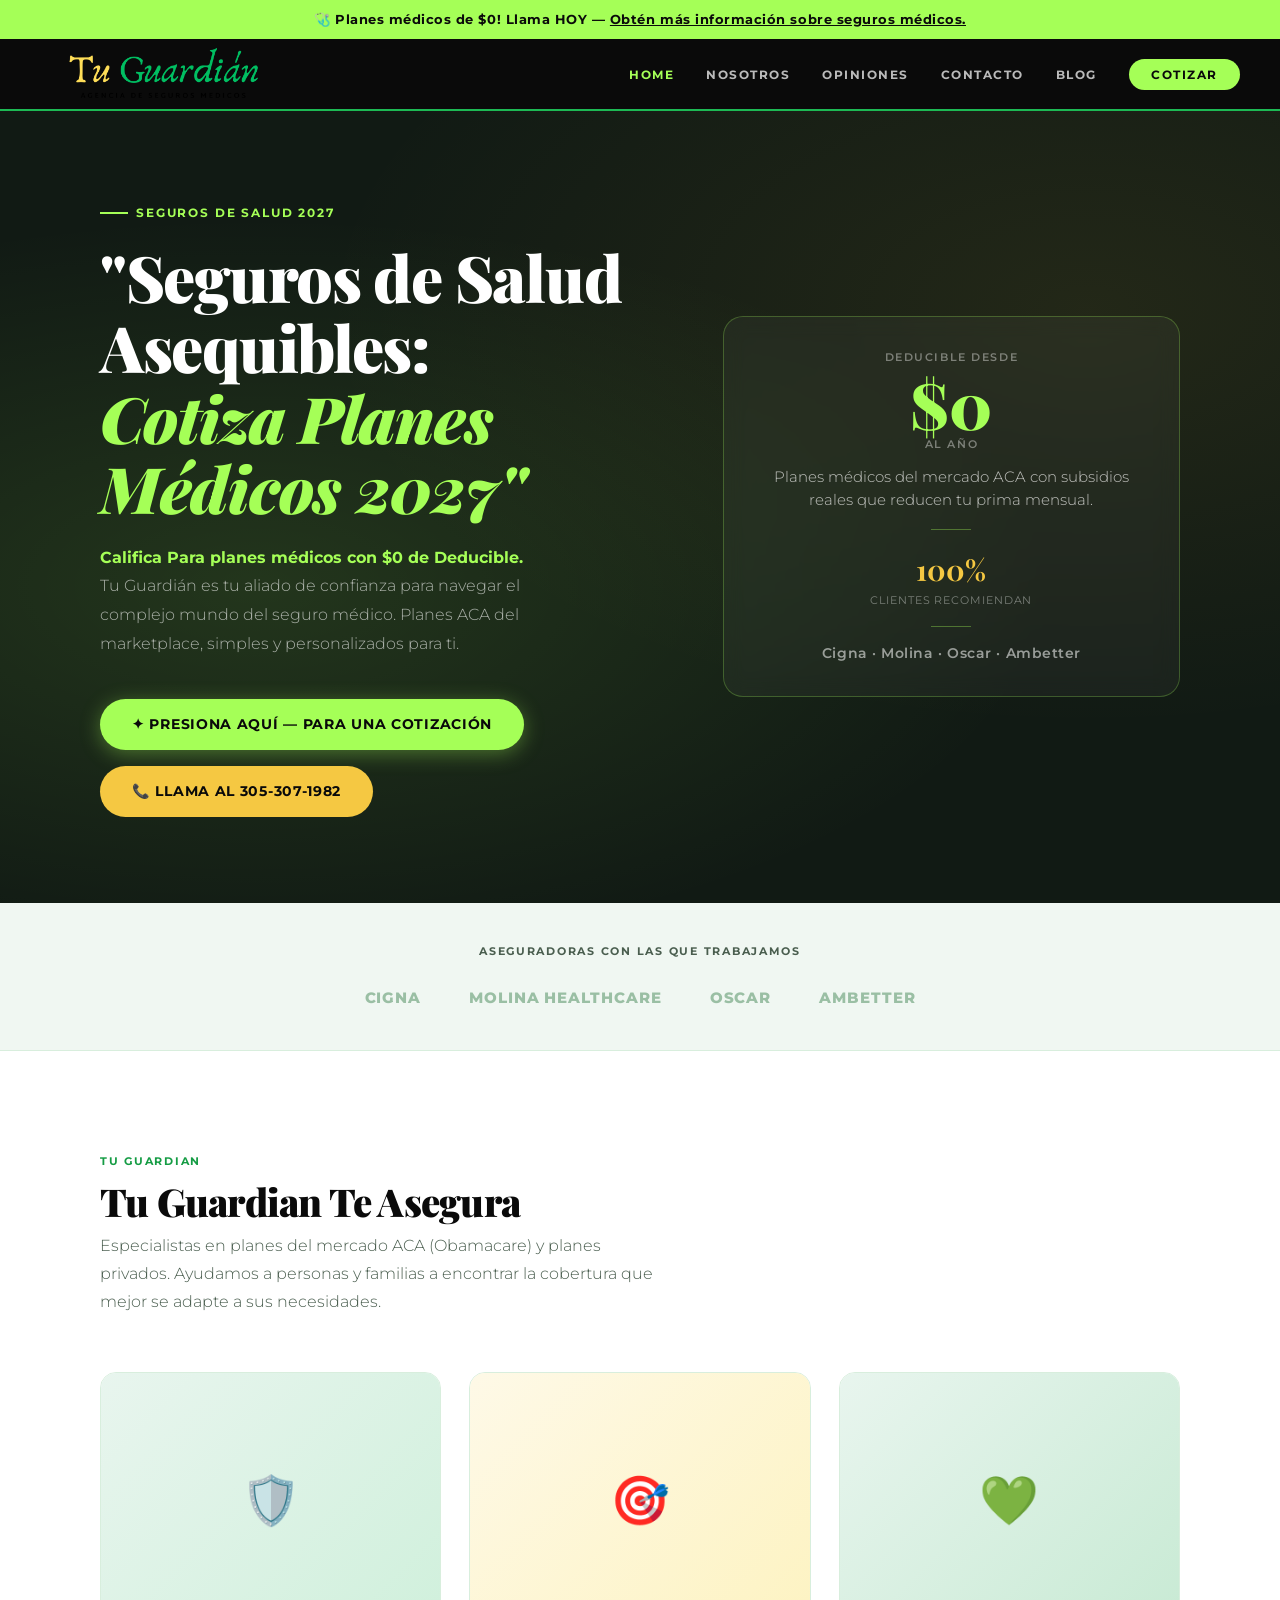
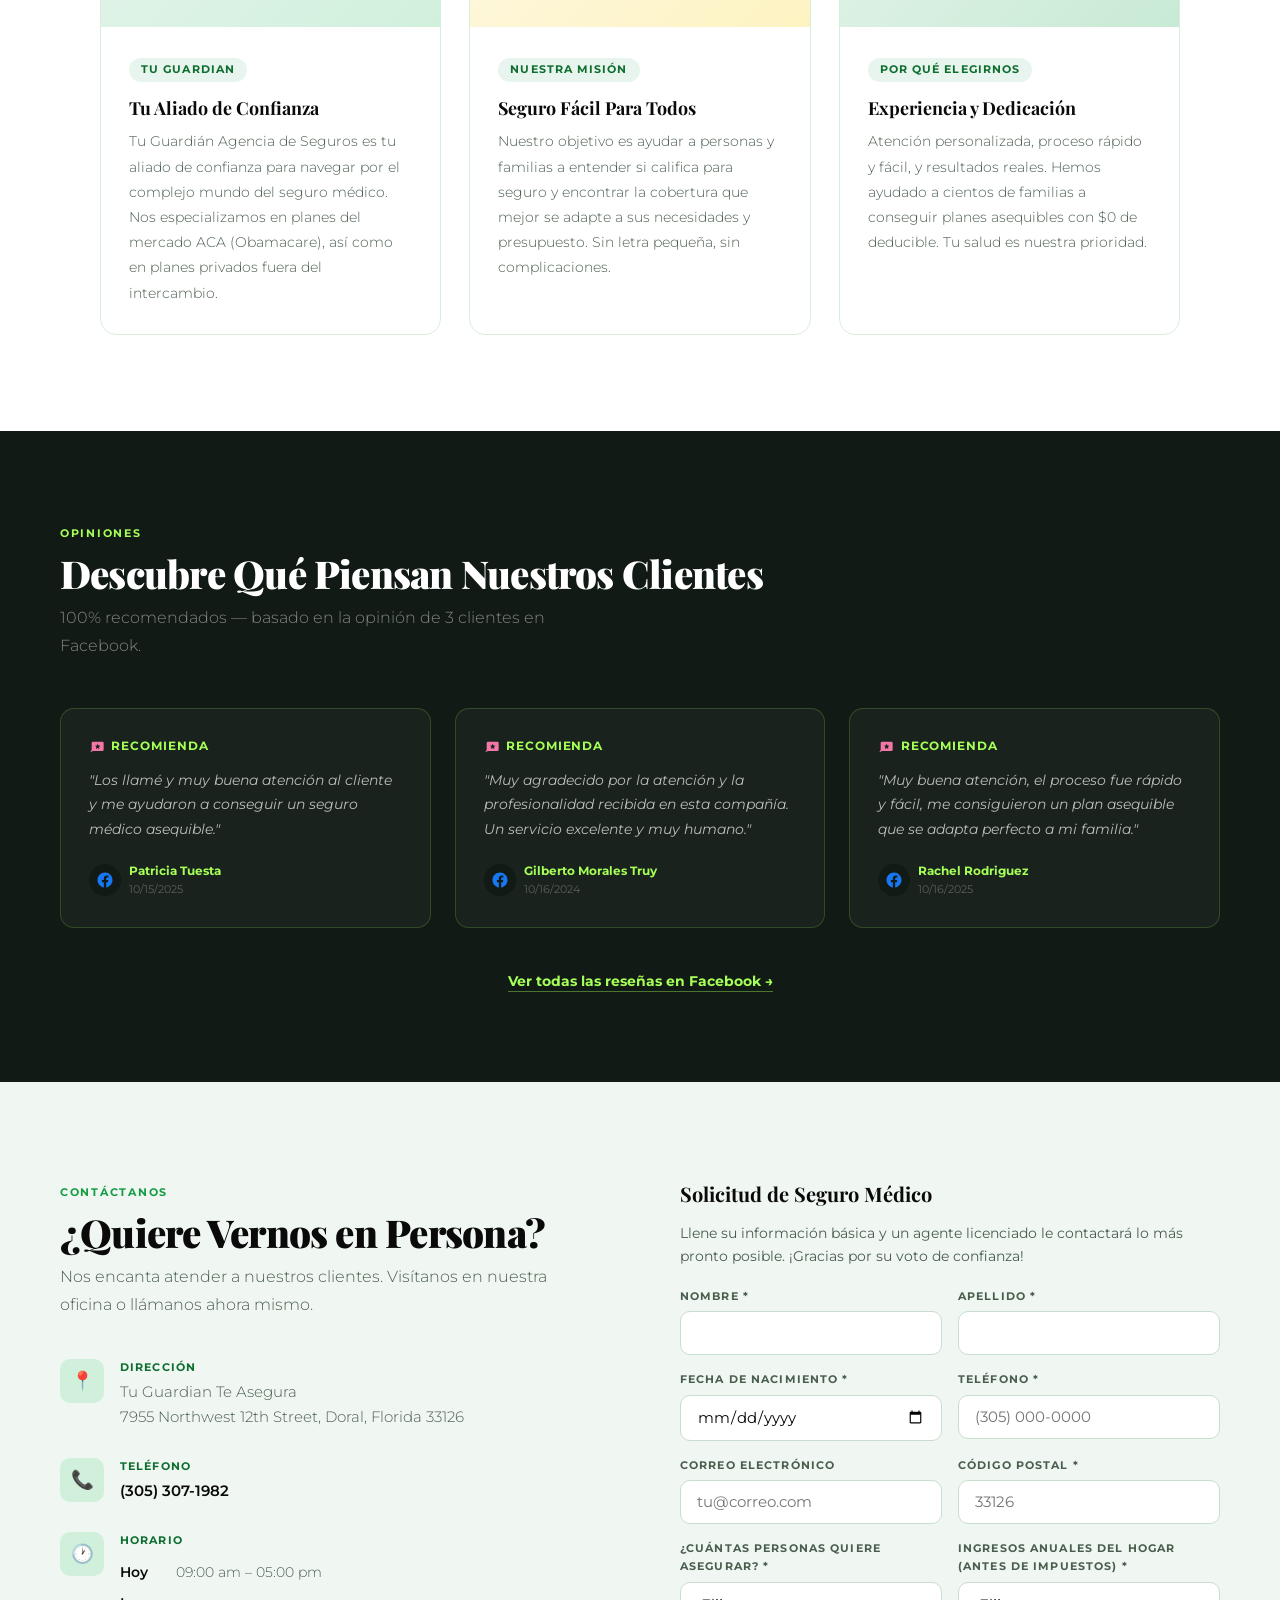
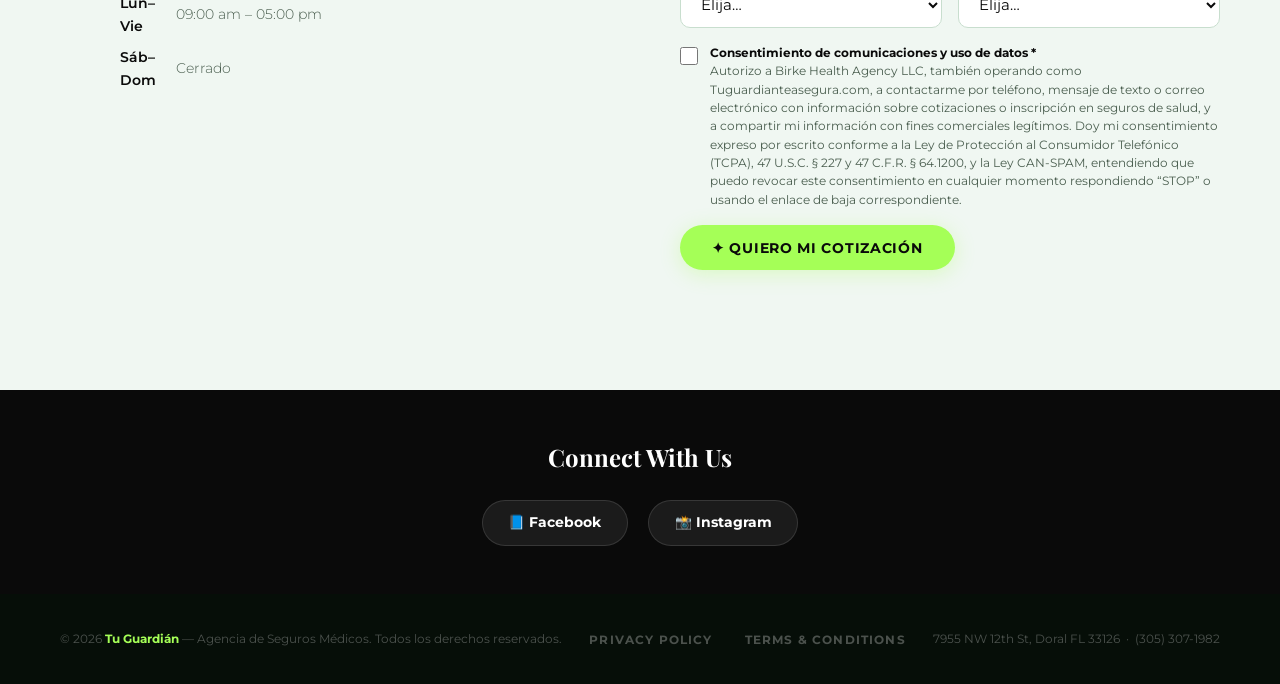
<file: index.html>
<!DOCTYPE html>
<html lang="es">
<head>
  <meta charset="UTF-8">
  <meta name="viewport" content="width=device-width, initial-scale=1.0">
  <title>Tu Guardián | Agencia de Seguros Médicos — Califica con $0 Deducible</title>
  <meta name="description" content="Seguros de salud asequibles en Florida: planes ACA del mercado con subsidios. Cotización gratis con agentes licenciados de Tu Guardián en Doral. Llame al (305) 307-1982.">
  <meta name="google-site-verification" content="e6jrkFzf7HQ1VmtSvUvjCEpIqZKzSXSxuh59s7bJzq0">
  <link rel="canonical" href="https://tuguardianteasegura.com/">
  <meta property="og:type" content="website">
  <meta property="og:site_name" content="Tu Guardián">
  <meta property="og:locale" content="es_US">
  <meta property="og:url" content="https://tuguardianteasegura.com/">
  <meta property="og:title" content="Tu Guardián | Agencia de Seguros Médicos — Califica con $0 Deducible">
  <meta property="og:description" content="Seguros de salud asequibles en Florida: planes ACA del mercado con subsidios. Cotización gratis con agentes licenciados de Tu Guardián en Doral. Llame al (305) 307-1982.">
  <meta property="og:image" content="https://tuguardianteasegura.com/og-image.png">
  <meta property="og:image:width" content="1200">
  <meta property="og:image:height" content="630">
  <meta name="twitter:card" content="summary_large_image">
  <link rel="preconnect" href="https://fonts.googleapis.com">
  <link rel="preconnect" href="https://fonts.gstatic.com" crossorigin>
  <link href="https://fonts.googleapis.com/css2?family=Montserrat:wght@300;400;600;700;900&family=Playfair+Display:ital,wght@0,700;0,900;1,700&display=swap" rel="stylesheet">
  <style>
    :root {
      --green: #1DB954;
      --green-dark: #159c44;
      --green-light: #a5ff57;
      --green-deep: #0d6e2f;
      --yellow: #F5C842;
      --black: #0a0a0a;
      --dark: #111a14;
      --card-bg: #f0f7f2;
      --muted: #4a5e4f;
      --white: #ffffff;
      --font: 'Montserrat', sans-serif;
      --display: 'Playfair Display', Georgia, serif;
    }
    *, *::before, *::after { box-sizing: border-box; margin: 0; padding: 0; }
    html { scroll-behavior: smooth; }
    body { font-family: var(--font); background: var(--white); color: var(--black); line-height: 1.6; }

    /* ── PROMO BANNER ── */
    .promo-banner {
      background: var(--green-light);
      text-align: center;
      padding: 0.55rem 1rem;
      font-size: 0.82rem;
      font-weight: 700;
      color: var(--black);
      letter-spacing: 0.04em;
    }
    .promo-banner a { color: var(--black); text-decoration: underline; }

    /* ── NAV ── */
    nav {
      background: var(--black);
      border-bottom: 2px solid var(--green);
      position: sticky; top: 0; z-index: 100;
      display: flex; align-items: center; justify-content: space-between;
      padding: 0 2.5rem; height: 72px;
    }
    .nav-logo img { height: 56px; width: auto; display: block; }
    .nav-links { display: flex; gap: 2rem; list-style: none; }
    .nav-links a { color: rgba(255,255,255,.72); font-size: 0.78rem; font-weight: 700; letter-spacing: 0.12em; text-transform: uppercase; text-decoration: none; transition: color .2s; }
    .nav-links a:hover, .nav-links a.active { color: var(--green-light); }
    .nav-cta { background: var(--green-light) !important; color: var(--black) !important; padding: 0.5rem 1.4rem !important; border-radius: 50px; font-weight: 700 !important; }
    .nav-cta:hover { background: var(--green) !important; color: #fff !important; }
    .hamburger { display: none; background: none; border: none; cursor: pointer; flex-direction: column; gap: 5px; padding: 6px; }
    .hamburger span { display: block; width: 26px; height: 2px; background: var(--green-light); border-radius: 2px; }

    /* ── HERO ── */
    .hero {
      background: var(--dark);
      min-height: 88vh;
      display: flex; align-items: center;
      position: relative; overflow: hidden;
    }
    .hero::before {
      content: '';
      position: absolute; inset: 0;
      background: radial-gradient(ellipse at 20% 60%, rgba(165,255,87,.12) 0%, transparent 55%),
                  radial-gradient(ellipse at 85% 25%, rgba(245,200,66,.08) 0%, transparent 50%);
    }
    .hero-inner {
      position: relative; z-index: 2;
      max-width: 1160px; margin: 0 auto;
      padding: 5rem 2.5rem;
      display: grid; grid-template-columns: 1.1fr 0.9fr;
      align-items: center; gap: 4rem;
    }
    .hero-eyebrow {
      display: inline-flex; align-items: center; gap: 0.5rem;
      font-size: 0.72rem; font-weight: 700; letter-spacing: 0.16em;
      text-transform: uppercase; color: var(--green-light); margin-bottom: 1.25rem;
    }
    .hero-eyebrow::before { content: ''; width: 28px; height: 2px; background: var(--green-light); }
    .hero-title {
      font-family: var(--display);
      font-size: clamp(2.4rem, 5vw, 4rem);
      font-weight: 900; color: var(--white);
      line-height: 1.1; letter-spacing: -.02em;
      margin-bottom: 1.25rem;
    }
    .hero-title em { font-style: italic; color: var(--green-light); }
    .hero-sub {
      font-size: 1rem; color: rgba(255,255,255,.62);
      max-width: 480px; margin-bottom: 2.5rem;
      font-weight: 300; line-height: 1.8;
    }
    .hero-sub strong { color: var(--green-light); font-weight: 700; }
    .hero-btns { display: flex; flex-wrap: wrap; gap: 1rem; }
    .btn-pill {
      display: inline-flex; align-items: center; gap: .5rem;
      padding: .9rem 2rem; border-radius: 50px;
      font-weight: 700; font-size: .88rem; text-decoration: none;
      text-transform: uppercase; letter-spacing: .05em;
      transition: transform .2s, box-shadow .2s;
      font-family: var(--font);
    }
    .btn-green { background: var(--green-light); color: var(--black); box-shadow: 0 4px 20px rgba(165,255,87,.35); }
    .btn-green:hover { transform: translateY(-2px); box-shadow: 0 8px 28px rgba(165,255,87,.45); }
    .btn-yellow { background: var(--yellow); color: var(--black); }
    .btn-yellow:hover { transform: translateY(-2px); background: #d4a800; }
    /* badge card */
    .hero-badge {
      background: rgba(255,255,255,.04);
      border: 1px solid rgba(165,255,87,.25);
      border-radius: 20px; padding: 2rem 1.75rem;
      text-align: center; backdrop-filter: blur(10px);
    }
    .badge-price { font-family: var(--display); font-size: 4rem; font-weight: 900; color: var(--green-light); line-height: 1; }
    .badge-label { font-size: .7rem; letter-spacing: .14em; text-transform: uppercase; color: rgba(255,255,255,.4); font-weight: 600; margin-bottom: .3rem; }
    .badge-desc { font-size: .92rem; color: rgba(255,255,255,.72); font-weight: 300; margin: .75rem 0; line-height: 1.6; }
    .badge-divider { width: 40px; height: 1px; background: var(--green-light); opacity: .35; margin: 1rem auto; }
    .badge-stat { font-family: var(--display); font-size: 1.8rem; font-weight: 700; color: var(--yellow); }
    .badge-stat-label { font-size: .7rem; color: rgba(255,255,255,.4); text-transform: uppercase; letter-spacing: .08em; }

    /* ── PARTNERS ── */
    .partners { background: var(--card-bg); padding: 2.5rem 2rem; border-bottom: 1px solid #d8eedd; }
    .partners-inner { max-width: 960px; margin: 0 auto; text-align: center; }
    .partners-label { font-size: .68rem; letter-spacing: .16em; text-transform: uppercase; color: var(--muted); margin-bottom: 1.6rem; font-weight: 700; }
    .partners-logos { display: flex; justify-content: center; align-items: center; flex-wrap: wrap; gap: 3rem; }
    .partner-name { font-size: .95rem; font-weight: 800; letter-spacing: .06em; text-transform: uppercase; color: #9abfa4; transition: color .2s; cursor: default; }
    .partner-name:hover { color: var(--green-dark); }

    /* ── ABOUT ── */
    .about { max-width: 1160px; margin: 0 auto; padding: 6rem 2.5rem; }
    .section-tag { display: inline-block; font-size: .68rem; letter-spacing: .16em; text-transform: uppercase; color: var(--green-dark); font-weight: 700; margin-bottom: .6rem; }
    .section-heading { font-family: var(--display); font-size: clamp(1.8rem, 3vw, 2.8rem); font-weight: 900; color: var(--black); line-height: 1.1; margin-bottom: .6rem; letter-spacing: -.02em; }
    .section-sub { font-size: 1rem; color: var(--muted); font-weight: 300; max-width: 560px; margin-bottom: 3.5rem; line-height: 1.75; }
    .cards-grid { display: grid; grid-template-columns: repeat(3, 1fr); gap: 1.75rem; }
    .card {
      background: var(--white); border: 1px solid #d8eedd;
      border-radius: 16px; overflow: hidden;
      transition: transform .25s, box-shadow .25s;
    }
    .card:hover { transform: translateY(-6px); box-shadow: 0 16px 40px rgba(29,185,84,.12); }
    .card-img { width: 100%; aspect-ratio: 4/3; display: flex; align-items: center; justify-content: center; font-size: 3rem; }
    .bg-a { background: linear-gradient(135deg, #e8f5ee, #d0f0dc); }
    .bg-b { background: linear-gradient(135deg, #fef9e7, #fdf3c2); }
    .bg-c { background: linear-gradient(135deg, #e8f5ee, #c8ead4); }
    .card-body { padding: 1.75rem; }
    .card-tag { display: inline-block; background: #e8f5ee; color: var(--green-deep); font-size: .68rem; font-weight: 700; letter-spacing: .1em; text-transform: uppercase; padding: .22rem .75rem; border-radius: 50px; margin-bottom: .85rem; }
    .card h3 { font-family: var(--display); font-size: 1.12rem; font-weight: 700; color: var(--black); margin-bottom: .65rem; line-height: 1.3; }
    .card p { font-size: .9rem; color: var(--muted); line-height: 1.75; font-weight: 300; }

    /* ── REVIEWS ── */
    .reviews { background: var(--dark); padding: 5.5rem 2.5rem; }
    .reviews-inner { max-width: 1160px; margin: 0 auto; }
    .reviews .section-tag { color: var(--green-light); }
    .reviews .section-heading { color: var(--white); }
    .reviews .section-sub { color: rgba(255,255,255,.48); margin-bottom: 3rem; }
    .reviews-grid { display: grid; grid-template-columns: repeat(3, 1fr); gap: 1.5rem; }
    .review-card { background: rgba(255,255,255,.04); border: 1px solid rgba(165,255,87,.18); border-radius: 14px; padding: 1.75rem; transition: border-color .2s; }
    .review-card:hover { border-color: var(--green-light); }
    .review-badge { display: inline-flex; align-items: center; gap: .4rem; font-size: .72rem; font-weight: 700; color: var(--green-light); letter-spacing: .08em; text-transform: uppercase; margin-bottom: .75rem; }
    .review-badge svg { width: 16px; height: 16px; fill: #F277A7; flex-shrink: 0; }
    .review-text { font-size: .9rem; color: rgba(255,255,255,.7); font-style: italic; line-height: 1.7; margin-bottom: 1.25rem; }
    .review-author { display: flex; align-items: center; gap: .5rem; }
    .review-author-icon { width: 32px; height: 32px; background: var(--dark); border-radius: 50%; display: flex; align-items: center; justify-content: center; flex-shrink: 0; }
    .review-author-icon svg { width: 18px; height: 18px; fill: #1877F2; }
    .review-author-name { font-size: .78rem; font-weight: 700; color: var(--green-light); }
    .review-author-date { font-size: .7rem; color: rgba(255,255,255,.28); }
    .reviews-footer { text-align: center; margin-top: 2.5rem; }
    .reviews-footer a { font-size: .85rem; color: var(--green-light); text-decoration: none; font-weight: 700; border-bottom: 1px solid rgba(165,255,87,.4); padding-bottom: 2px; transition: border-color .2s; }
    .reviews-footer a:hover { border-color: var(--green-light); }

    /* ── CONTACT ── */
    .contact { background: var(--card-bg); padding: 6rem 2.5rem; }
    .contact-grid { max-width: 1160px; margin: 0 auto; display: grid; grid-template-columns: 1fr 1fr; gap: 5rem; align-items: start; }
    .contact .section-tag { color: var(--green-dark); }
    .contact .section-heading { color: var(--black); }
    .contact .section-sub { color: var(--muted); margin-bottom: 2.5rem; }
    .contact-item { display: flex; align-items: flex-start; gap: 1rem; margin-bottom: 1.75rem; }
    .contact-icon { width: 44px; height: 44px; background: #d0f0dc; border-radius: 10px; display: flex; align-items: center; justify-content: center; font-size: 1.15rem; flex-shrink: 0; }
    .contact-item-text strong { display: block; font-size: .7rem; text-transform: uppercase; letter-spacing: .1em; color: var(--green-deep); font-weight: 700; margin-bottom: .15rem; }
    .contact-item-text span, .contact-item-text a { font-size: .95rem; color: var(--muted); font-weight: 300; }
    .contact-item-text a { color: var(--black); font-weight: 600; text-decoration: none; }
    .contact-item-text a:hover { color: var(--green-dark); }
    .hours-table { width: 100%; border-collapse: collapse; margin-top: .4rem; }
    .hours-table td { padding: .28rem 0; font-size: .88rem; color: var(--muted); font-weight: 300; }
    .hours-table td:first-child { font-weight: 600; color: var(--black); width: 56px; }
    /* form */
    .form-title { font-family: var(--display); font-size: 1.25rem; font-weight: 700; color: var(--black); margin-bottom: 1.25rem; }
    .form-field { display: flex; flex-direction: column; gap: .35rem; margin-bottom: 1rem; }
    .form-row { display: grid; grid-template-columns: 1fr 1fr; gap: 1rem; }
    .form-field label { font-size: .7rem; font-weight: 700; letter-spacing: .1em; text-transform: uppercase; color: var(--muted); }
    .form-field input, .form-field textarea {
      background: var(--white); border: 1.5px solid #c8dece;
      border-radius: 10px; padding: .75rem 1rem;
      font-family: var(--font); font-size: .93rem;
      color: var(--black); outline: none; resize: vertical;
      transition: border-color .2s;
    }
    .form-field input:focus, .form-field textarea:focus { border-color: var(--green); }
    .form-field textarea { min-height: 120px; }
    .btn-submit {
      display: inline-flex; align-items: center; gap: .5rem;
      background: var(--green-light); color: var(--black);
      padding: .85rem 2rem; border-radius: 50px;
      font-weight: 700; font-size: .88rem; border: none; cursor: pointer;
      font-family: var(--font); text-transform: uppercase; letter-spacing: .05em;
      box-shadow: 0 4px 20px rgba(165,255,87,.3);
      transition: transform .2s, box-shadow .2s;
    }
    .btn-submit:hover { transform: translateY(-2px); box-shadow: 0 8px 28px rgba(165,255,87,.4); }
    /* quote form */
    .quote-wrap { scroll-margin-top: 90px; }
    .quote-intro { color: var(--muted); font-size: .9rem; margin: -.5rem 0 1.25rem; }
    .form-field select {
      background: var(--white); border: 1.5px solid #c8dece;
      border-radius: 10px; padding: .75rem 1rem;
      font-family: var(--font); font-size: .93rem; color: var(--black); outline: none;
    }
    .form-field select:focus { border-color: var(--green); }
    .quote-consent { margin-bottom: 1rem; }
    .quote-consent label { display: flex; gap: .75rem; align-items: flex-start; font-size: .74rem; line-height: 1.55; color: var(--muted); cursor: pointer; }
    .quote-consent strong { color: var(--black); }
    .quote-consent input { margin-top: .2rem; width: 18px; height: 18px; flex-shrink: 0; accent-color: var(--green); }
    .has-error input, .has-error select { border-color: #d93025 !important; }
    .field-error { color: #d93025; font-size: .78rem; }
    .quote-consent .field-error { display: block; margin: .4rem 0 0 1.9rem; }
    .quote-status { color: #d93025; font-size: .88rem; min-height: 1em; margin-top: .6rem; }
    .btn-submit:disabled { opacity: .6; cursor: wait; transform: none; }
    .quote-form[hidden] { display: none !important; }
    .quote-hp { position: absolute; left: -10000px; width: 1px; height: 1px; overflow: hidden; }
    .quote-success a { color: var(--green-deep); font-weight: 700; }
    .quote-success:not([hidden]) { display: block; }
    .form-success { display: none; background: #e8f5ee; border: 1px solid var(--green); border-radius: 10px; padding: 1rem; color: var(--green-deep); font-size: .9rem; text-align: center; margin-top: .75rem; }

    /* ── SOCIAL ── */
    .social-bar { background: var(--black); padding: 3rem 2rem; text-align: center; }
    .social-bar h3 { font-family: var(--display); font-size: 1.5rem; font-weight: 700; color: var(--white); margin-bottom: 1.5rem; }
    .social-links { display: flex; justify-content: center; gap: 1.25rem; }
    .social-link {
      display: inline-flex; align-items: center; gap: .6rem;
      background: rgba(255,255,255,.07); border: 1px solid rgba(255,255,255,.12);
      border-radius: 50px; padding: .7rem 1.6rem;
      color: var(--white); text-decoration: none; font-size: .85rem; font-weight: 700;
      transition: background .2s, border-color .2s, color .2s;
    }
    .social-link:hover { background: rgba(165,255,87,.15); border-color: var(--green-light); color: var(--green-light); }

    /* ── FOOTER ── */
    footer { background: #060e08; padding: 2rem 2.5rem; }
    .footer-inner { max-width: 1160px; margin: 0 auto; display: flex; flex-wrap: wrap; align-items: center; justify-content: space-between; gap: 1.25rem; }
    .footer-copy { font-size: .78rem; color: rgba(255,255,255,.28); }
    .footer-copy strong { color: var(--green-light); }
    .footer-nav { display: flex; gap: 2rem; list-style: none; }
    .footer-nav a { font-size: .73rem; text-transform: uppercase; letter-spacing: .1em; color: rgba(255,255,255,.28); text-decoration: none; font-weight: 700; transition: color .2s; }
    .footer-nav a:hover { color: var(--green-light); }

    /* ── RESPONSIVE ── */
    @media (max-width: 900px) {
      .hero-inner { grid-template-columns: 1fr; text-align: center; gap: 3rem; }
      .hero-btns { justify-content: center; }
      .hero-sub { margin: 0 auto 2.5rem; }
      .hero-badge { max-width: 320px; margin: 0 auto; }
      .cards-grid, .reviews-grid { grid-template-columns: 1fr; }
      .contact-grid { grid-template-columns: 1fr; gap: 3rem; }
    }
    @media (max-width: 640px) {
      .nav-links { display: none; }
      .hamburger { display: flex; }
      .footer-inner { flex-direction: column; text-align: center; }
      .form-row { grid-template-columns: 1fr; }
    }
  </style>
  <script src="tracking.js"></script>
</head>
<body>

<!-- PROMO BANNER -->
<div class="promo-banner">
  🩺 Planes médicos de $0! Llama HOY — <a href="#cotizar">Obtén más información sobre seguros médicos.</a>
</div>

<!-- NAV -->
<nav>
  <a href="./" class="nav-logo">
    <img src="[data-uri]" alt="Tu Guardián Agencia de Seguros Médicos">
  </a>
  <ul class="nav-links">
    <li><a href="./" class="active">Home</a></li>
    <li><a href="#nosotros">Nosotros</a></li>
    <li><a href="#opiniones">Opiniones</a></li>
    <li><a href="#contacto">Contacto</a></li>
    <li><a href="/blog/">Blog</a></li>
    <li><a href="#cotizar" class="nav-cta">Cotizar</a></li>
  </ul>
  <button class="hamburger" id="menuBtn" aria-label="Menú">
    <span></span><span></span><span></span>
  </button>
</nav>

<!-- HERO -->
<section class="hero">
  <div class="hero-inner">
    <div>
      <p class="hero-eyebrow">Seguros de Salud 2027</p>
      <h1 class="hero-title">
        "Seguros de Salud Asequibles:<br>
        <em>Cotiza Planes Médicos 2027"</em>
      </h1>
      <p class="hero-sub">
        <strong>Califica Para planes médicos con $0 de Deducible.</strong><br>
        Tu Guardián es tu aliado de confianza para navegar el complejo mundo del seguro médico. Planes ACA del marketplace, simples y personalizados para ti.
      </p>
      <div class="hero-btns">
        <a href="#cotizar" class="btn-pill btn-green">✦ Presiona Aquí — Para Una Cotización</a>
        <a href="tel:+13053071982" class="btn-pill btn-yellow">📞 Llama al 305-307-1982</a>
      </div>
    </div>
    <div>
      <div class="hero-badge">
        <p class="badge-label">Deducible desde</p>
        <p class="badge-price">$0</p>
        <p class="badge-label">al año</p>
        <p class="badge-desc">Planes médicos del mercado ACA con subsidios reales que reducen tu prima mensual.</p>
        <div class="badge-divider"></div>
        <p class="badge-stat">100%</p>
        <p class="badge-stat-label">Clientes recomiendan</p>
        <div class="badge-divider"></div>
        <p style="font-size:.85rem; color:rgba(255,255,255,.55); font-weight:600; letter-spacing:.04em;">Cigna · Molina · Oscar · Ambetter</p>
      </div>
    </div>
  </div>
</section>

<!-- PARTNERS -->
<div class="partners">
  <div class="partners-inner">
    <p class="partners-label">Aseguradoras con las que trabajamos</p>
    <div class="partners-logos">
      <span class="partner-name">Cigna</span>
      <span class="partner-name">Molina Healthcare</span>
      <span class="partner-name">Oscar</span>
      <span class="partner-name">Ambetter</span>
    </div>
  </div>
</div>

<!-- ABOUT -->
<section class="about" id="nosotros">
  <p class="section-tag">Tu Guardian</p>
  <h2 class="section-heading">Tu Guardian Te Asegura</h2>
  <p class="section-sub">Especialistas en planes del mercado ACA (Obamacare) y planes privados. Ayudamos a personas y familias a encontrar la cobertura que mejor se adapte a sus necesidades.</p>
  <div class="cards-grid">
    <div class="card">
      <div class="card-img bg-a">🛡️</div>
      <div class="card-body">
        <span class="card-tag">Tu Guardian</span>
        <h3>Tu Aliado de Confianza</h3>
        <p>Tu Guardián Agencia de Seguros es tu aliado de confianza para navegar por el complejo mundo del seguro médico. Nos especializamos en planes del mercado ACA (Obamacare), así como en planes privados fuera del intercambio.</p>
      </div>
    </div>
    <div class="card">
      <div class="card-img bg-b">🎯</div>
      <div class="card-body">
        <span class="card-tag">Nuestra Misión</span>
        <h3>Seguro Fácil Para Todos</h3>
        <p>Nuestro objetivo es ayudar a personas y familias a entender si califica para seguro y encontrar la cobertura que mejor se adapte a sus necesidades y presupuesto. Sin letra pequeña, sin complicaciones.</p>
      </div>
    </div>
    <div class="card">
      <div class="card-img bg-c">💚</div>
      <div class="card-body">
        <span class="card-tag">Por Qué Elegirnos</span>
        <h3>Experiencia y Dedicación</h3>
        <p>Atención personalizada, proceso rápido y fácil, y resultados reales. Hemos ayudado a cientos de familias a conseguir planes asequibles con $0 de deducible. Tu salud es nuestra prioridad.</p>
      </div>
    </div>
  </div>
</section>

<!-- REVIEWS -->
<section class="reviews" id="opiniones">
  <div class="reviews-inner">
    <p class="section-tag">Opiniones</p>
    <h2 class="section-heading">Descubre Qué Piensan Nuestros Clientes</h2>
    <p class="section-sub">100% recomendados — basado en la opinión de 3 clientes en Facebook.</p>
    <div class="reviews-grid">

      <div class="review-card">
        <div class="review-badge">
          <svg viewBox="0 0 24 24"><path d="M6 18l-4 2 2-4V6a2 2 0 0 1 2-2h14a2 2 0 0 1 2 2v10a2 2 0 0 1-2 2H6zm7-4.367L15.472 15 15 12.106l2-2.05-2.764-.423L13 7l-1.236 2.633L9 10.056l2 2.05L10.528 15 13 13.633z"/></svg>
          Recomienda
        </div>
        <p class="review-text">"Los llamé y muy buena atención al cliente y me ayudaron a conseguir un seguro médico asequible."</p>
        <div class="review-author">
          <div class="review-author-icon">
            <svg viewBox="0 0 24 24"><path d="M22 12.061C22 6.505 17.523 2 12 2S2 6.505 2 12.061c0 5.022 3.657 9.184 8.438 9.939v-7.03h-2.54v-2.91h2.54V9.845c0-2.522 1.492-3.915 3.777-3.915 1.094 0 2.238.197 2.238.197v2.476h-1.26c-1.243 0-1.63.775-1.63 1.57v1.888h2.773l-.443 2.908h-2.33V22c4.78-.755 8.437-4.917 8.437-9.939z"/></svg>
          </div>
          <div>
            <p class="review-author-name">Patricia Tuesta</p>
            <p class="review-author-date">10/15/2025</p>
          </div>
        </div>
      </div>

      <div class="review-card">
        <div class="review-badge">
          <svg viewBox="0 0 24 24"><path d="M6 18l-4 2 2-4V6a2 2 0 0 1 2-2h14a2 2 0 0 1 2 2v10a2 2 0 0 1-2 2H6zm7-4.367L15.472 15 15 12.106l2-2.05-2.764-.423L13 7l-1.236 2.633L9 10.056l2 2.05L10.528 15 13 13.633z"/></svg>
          Recomienda
        </div>
        <p class="review-text">"Muy agradecido por la atención y la profesionalidad recibida en esta compañía. Un servicio excelente y muy humano."</p>
        <div class="review-author">
          <div class="review-author-icon">
            <svg viewBox="0 0 24 24"><path d="M22 12.061C22 6.505 17.523 2 12 2S2 6.505 2 12.061c0 5.022 3.657 9.184 8.438 9.939v-7.03h-2.54v-2.91h2.54V9.845c0-2.522 1.492-3.915 3.777-3.915 1.094 0 2.238.197 2.238.197v2.476h-1.26c-1.243 0-1.63.775-1.63 1.57v1.888h2.773l-.443 2.908h-2.33V22c4.78-.755 8.437-4.917 8.437-9.939z"/></svg>
          </div>
          <div>
            <p class="review-author-name">Gilberto Morales Truy</p>
            <p class="review-author-date">10/16/2024</p>
          </div>
        </div>
      </div>

      <div class="review-card">
        <div class="review-badge">
          <svg viewBox="0 0 24 24"><path d="M6 18l-4 2 2-4V6a2 2 0 0 1 2-2h14a2 2 0 0 1 2 2v10a2 2 0 0 1-2 2H6zm7-4.367L15.472 15 15 12.106l2-2.05-2.764-.423L13 7l-1.236 2.633L9 10.056l2 2.05L10.528 15 13 13.633z"/></svg>
          Recomienda
        </div>
        <p class="review-text">"Muy buena atención, el proceso fue rápido y fácil, me consiguieron un plan asequible que se adapta perfecto a mi familia."</p>
        <div class="review-author">
          <div class="review-author-icon">
            <svg viewBox="0 0 24 24"><path d="M22 12.061C22 6.505 17.523 2 12 2S2 6.505 2 12.061c0 5.022 3.657 9.184 8.438 9.939v-7.03h-2.54v-2.91h2.54V9.845c0-2.522 1.492-3.915 3.777-3.915 1.094 0 2.238.197 2.238.197v2.476h-1.26c-1.243 0-1.63.775-1.63 1.57v1.888h2.773l-.443 2.908h-2.33V22c4.78-.755 8.437-4.917 8.437-9.939z"/></svg>
          </div>
          <div>
            <p class="review-author-name">Rachel Rodriguez</p>
            <p class="review-author-date">10/16/2025</p>
          </div>
        </div>
      </div>

    </div>
    <div class="reviews-footer">
      <a href="https://facebook.com/365792669948578/reviews" target="_blank">Ver todas las reseñas en Facebook →</a>
    </div>
  </div>
</section>

<!-- CONTACT -->
<section class="contact" id="contacto">
  <div class="contact-grid">
    <div>
      <p class="section-tag">Contáctanos</p>
      <h2 class="section-heading">¿Quiere Vernos en Persona?</h2>
      <p class="section-sub">Nos encanta atender a nuestros clientes. Visítanos en nuestra oficina o llámanos ahora mismo.</p>

      <div class="contact-item">
        <div class="contact-icon">📍</div>
        <div class="contact-item-text">
          <strong>Dirección</strong>
          <span>Tu Guardian Te Asegura<br>7955 Northwest 12th Street, Doral, Florida 33126</span>
        </div>
      </div>
      <div class="contact-item">
        <div class="contact-icon">📞</div>
        <div class="contact-item-text">
          <strong>Teléfono</strong>
          <a href="tel:+13053071982">(305) 307-1982</a>
        </div>
      </div>
      <div class="contact-item">
        <div class="contact-icon">🕐</div>
        <div class="contact-item-text">
          <strong>Horario</strong>
          <table class="hours-table">
            <tr><td>Hoy</td><td>09:00 am – 05:00 pm</td></tr>
            <tr><td>Lun–Vie</td><td>09:00 am – 05:00 pm</td></tr>
            <tr><td>Sáb–Dom</td><td>Cerrado</td></tr>
          </table>
        </div>
      </div>
    </div>

    <div id="cotizar" class="quote-wrap">
      <p class="form-title">Solicitud de Seguro Médico</p>
      <p class="quote-intro">Llene su información básica y un agente licenciado le contactará lo más pronto posible. ¡Gracias por su voto de confianza!</p>
      <form class="quote-form" data-site="tuguardian" data-lang="es"
            data-endpoint="https://bha-crm.onrender.com/api/public/quote-request" novalidate>
        <div class="form-row">
          <div class="form-field">
            <label for="q-first">Nombre *</label>
            <input type="text" id="q-first" name="firstName" autocomplete="given-name" maxlength="60">
          </div>
          <div class="form-field">
            <label for="q-last">Apellido *</label>
            <input type="text" id="q-last" name="lastName" autocomplete="family-name" maxlength="60">
          </div>
        </div>
        <div class="form-row">
          <div class="form-field">
            <label for="q-dob">Fecha de nacimiento *</label>
            <input type="date" id="q-dob" name="dob" autocomplete="bday" min="1900-01-01">
          </div>
          <div class="form-field">
            <label for="q-phone">Teléfono *</label>
            <input type="tel" id="q-phone" name="phone" autocomplete="tel" inputmode="tel" placeholder="(305) 000-0000" maxlength="20">
          </div>
        </div>
        <div class="form-row">
          <div class="form-field">
            <label for="q-email">Correo electrónico</label>
            <input type="email" id="q-email" name="email" autocomplete="email" placeholder="tu@correo.com" maxlength="120">
          </div>
          <div class="form-field">
            <label for="q-zip">Código postal *</label>
            <input type="text" id="q-zip" name="zip" autocomplete="postal-code" inputmode="numeric" maxlength="5" placeholder="33126">
          </div>
        </div>
        <div class="form-row">
          <div class="form-field">
            <label for="q-people">¿Cuántas personas quiere asegurar? *</label>
            <select id="q-people" name="people">
              <option value="">Elija…</option>
              <option value="1">1 – Individual</option>
              <option value="2">2 – Personas</option>
              <option value="3+">3 o más – Plan familiar</option>
            </select>
          </div>
          <div class="form-field">
            <label for="q-income">Ingresos anuales del hogar (antes de impuestos) *</label>
            <select id="q-income" name="income">
              <option value="">Elija…</option>
              <option value="0-21000">$0 a $21,000</option>
              <option value="21000-45000">$21,000 a $45,000</option>
              <option value="45000-80000">$45,000 a $80,000</option>
              <option value="80000+">$80,000 o más</option>
            </select>
          </div>
        </div>
        <div class="quote-hp" aria-hidden="true">
          <label for="q-company">Empresa</label>
          <input type="text" id="q-company" name="company" tabindex="-1" autocomplete="off">
        </div>
        <div class="quote-consent">
          <label>
            <input type="checkbox" name="consent">
            <span><strong>Consentimiento de comunicaciones y uso de datos *</strong><br>
            Autorizo a Birke Health Agency LLC, también operando como Tuguardianteasegura.com, a contactarme por teléfono, mensaje de texto o correo electrónico con información sobre cotizaciones o inscripción en seguros de salud, y a compartir mi información con fines comerciales legítimos. Doy mi consentimiento expreso por escrito conforme a la Ley de Protección al Consumidor Telefónico (TCPA), 47 U.S.C. § 227 y 47 C.F.R. § 64.1200, y la Ley CAN-SPAM, entendiendo que puedo revocar este consentimiento en cualquier momento respondiendo “STOP” o usando el enlace de baja correspondiente.</span>
          </label>
        </div>
        <button type="submit" class="btn-submit">✦ Quiero Mi Cotización</button>
        <p class="quote-status" role="alert"></p>
      </form>
      <div class="form-success quote-success" tabindex="-1" hidden>
        ✅ ¡Gracias! Un agente licenciado le contactará pronto.<br>
        ¿Necesita ayuda ahora? Llame al <a href="tel:+13053071982">(305) 307-1982</a>.
      </div>
    </div>
  </div>
</section>

<!-- SOCIAL -->
<div class="social-bar">
  <h3>Connect With Us</h3>
  <div class="social-links">
    <a href="https://www.facebook.com/365792669948578" target="_blank" class="social-link">📘 Facebook</a>
    <a href="https://www.instagram.com/tuguardianins" target="_blank" class="social-link">📸 Instagram</a>
  </div>
</div>

<!-- FOOTER -->
<footer>
  <div class="footer-inner">
    <p class="footer-copy">© 2026 <strong>Tu Guardián</strong> — Agencia de Seguros Médicos. Todos los derechos reservados.</p>
    <ul class="footer-nav">
      <li><a href="tuguardian-privacy.html">Privacy Policy</a></li>
      <li><a href="tuguardian-terms.html">Terms &amp; Conditions</a></li>
    </ul>
    <p class="footer-copy">7955 NW 12th St, Doral FL 33126 &nbsp;·&nbsp; <a href="tel:3053071982" style="color:inherit;text-decoration:none;">(305) 307-1982</a></p>
  </div>
</footer>

<script src="quote-form.js" defer></script>
<script>
  // Hamburger
  document.getElementById('menuBtn').addEventListener('click', () => {
    const ul = document.querySelector('.nav-links');
    if (ul.style.display === 'flex') { ul.style.display = 'none'; }
    else { Object.assign(ul.style, { display:'flex', flexDirection:'column', position:'absolute', top:'74px', left:'0', right:'0', background:'#0a0a0a', padding:'1.5rem 2rem', borderBottom:'2px solid #a5ff57', zIndex:'99', gap:'1.2rem' }); }
  });
</script>
</body>
</html>
</file>
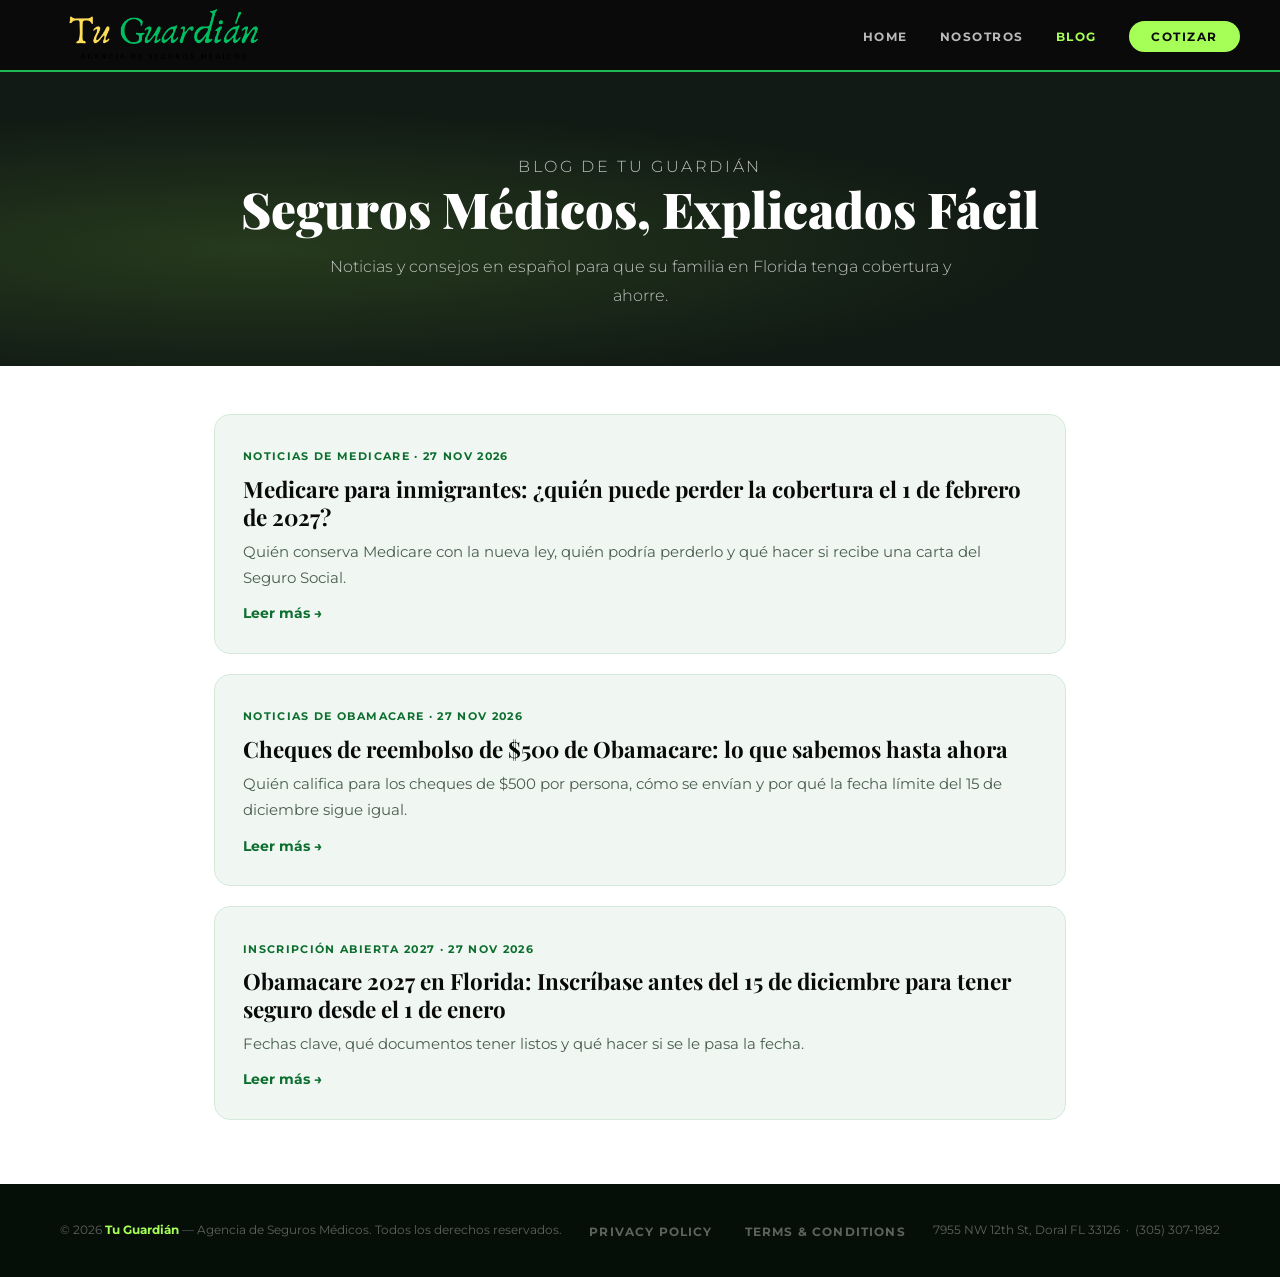
<file: blog/index.html>
<!DOCTYPE html>
<html lang="es">
<head>
  <meta charset="UTF-8">
  <meta name="viewport" content="width=device-width, initial-scale=1.0">
  <title>Blog de Seguros Médicos en Florida | Tu Guardián</title>
  <meta name="description" content="Noticias y consejos de seguros médicos en español para familias de Florida: fechas de Inscripción Abierta, cómo ahorrar en planes de Obamacare y cómo obtener cobertura.">
  <link rel="canonical" href="https://tuguardianteasegura.com/blog/">
  <meta property="og:type" content="website">
  <meta property="og:site_name" content="Tu Guardián">
  <meta property="og:locale" content="es_US">
  <meta property="og:url" content="https://tuguardianteasegura.com/blog/">
  <meta property="og:title" content="Blog de Seguros Médicos en Florida | Tu Guardián">
  <meta property="og:description" content="Noticias y consejos de seguros médicos en español para familias de Florida.">
  <meta property="og:image" content="https://tuguardianteasegura.com/og-image.png">
  <meta property="og:image:width" content="1200">
  <meta property="og:image:height" content="630">
  <meta name="twitter:card" content="summary_large_image">
  <link rel="preconnect" href="https://fonts.googleapis.com">
  <link rel="preconnect" href="https://fonts.gstatic.com" crossorigin>
  <link href="https://fonts.googleapis.com/css2?family=Montserrat:wght@300;400;600;700&family=Playfair+Display:wght@700;900&display=swap" rel="stylesheet">
  <link rel="stylesheet" href="blog.css">
  <script src="../tracking.js"></script>
</head>
<body>

<nav>
  <a href="/" class="nav-logo"><img src="../logo.webp" alt="Tu Guardián — Agencia de Seguros Médicos"></a>
  <ul class="nav-links" id="navLinks">
    <li><a href="/">Home</a></li>
    <li><a href="/#nosotros">Nosotros</a></li>
    <li><a href="./" class="active">Blog</a></li>
    <li><a href="/#cotizar" class="nav-cta">Cotizar</a></li>
  </ul>
  <button class="hamburger" id="menuBtn" aria-label="Menú"><span></span><span></span><span></span></button>
</nav>

<header class="page-hero">
  <p class="page-hero-label">Blog de Tu Guardián</p>
  <h1>Seguros Médicos, Explicados Fácil</h1>
  <p>Noticias y consejos en español para que su familia en Florida tenga cobertura y ahorre.</p>
</header>

<main class="post-list">
  <!-- Artículo más reciente primero -->
  <a class="post-card" href="medicare-inmigrantes-febrero-2027.html">
    <span class="tag">Noticias de Medicare · 27 nov 2026</span>
    <h2>Medicare para inmigrantes: ¿quién puede perder la cobertura el 1 de febrero de 2027?</h2>
    <p>Quién conserva Medicare con la nueva ley, quién podría perderlo y qué hacer si recibe una carta del Seguro Social.</p>
    <span class="more">Leer más →</span>
  </a>
  <a class="post-card" href="cheques-reembolso-aca-2026.html">
    <span class="tag">Noticias de Obamacare · 27 nov 2026</span>
    <h2>Cheques de reembolso de $500 de Obamacare: lo que sabemos hasta ahora</h2>
    <p>Quién califica para los cheques de $500 por persona, cómo se envían y por qué la fecha límite del 15 de diciembre sigue igual.</p>
    <span class="more">Leer más →</span>
  </a>
  <a class="post-card" href="inscripcion-abierta-2027-florida-fechas.html">
    <span class="tag">Inscripción Abierta 2027 · 27 nov 2026</span>
    <h2>Obamacare 2027 en Florida: Inscríbase antes del 15 de diciembre para tener seguro desde el 1 de enero</h2>
    <p>Fechas clave, qué documentos tener listos y qué hacer si se le pasa la fecha.</p>
    <span class="more">Leer más →</span>
  </a>
</main>

<footer>
  <div class="footer-inner">
    <p class="footer-copy">© 2026 <strong>Tu Guardián</strong> — Agencia de Seguros Médicos. Todos los derechos reservados.</p>
    <ul class="footer-nav">
      <li><a href="../tuguardian-privacy.html">Privacy Policy</a></li>
      <li><a href="../tuguardian-terms.html">Terms &amp; Conditions</a></li>
    </ul>
    <p class="footer-copy">7955 NW 12th St, Doral FL 33126 &nbsp;·&nbsp; <a href="tel:3053071982">(305) 307-1982</a></p>
  </div>
</footer>

<script>
  document.getElementById('menuBtn').addEventListener('click', function () {
    document.getElementById('navLinks').classList.toggle('open');
  });
</script>
</body>
</html>
</file>
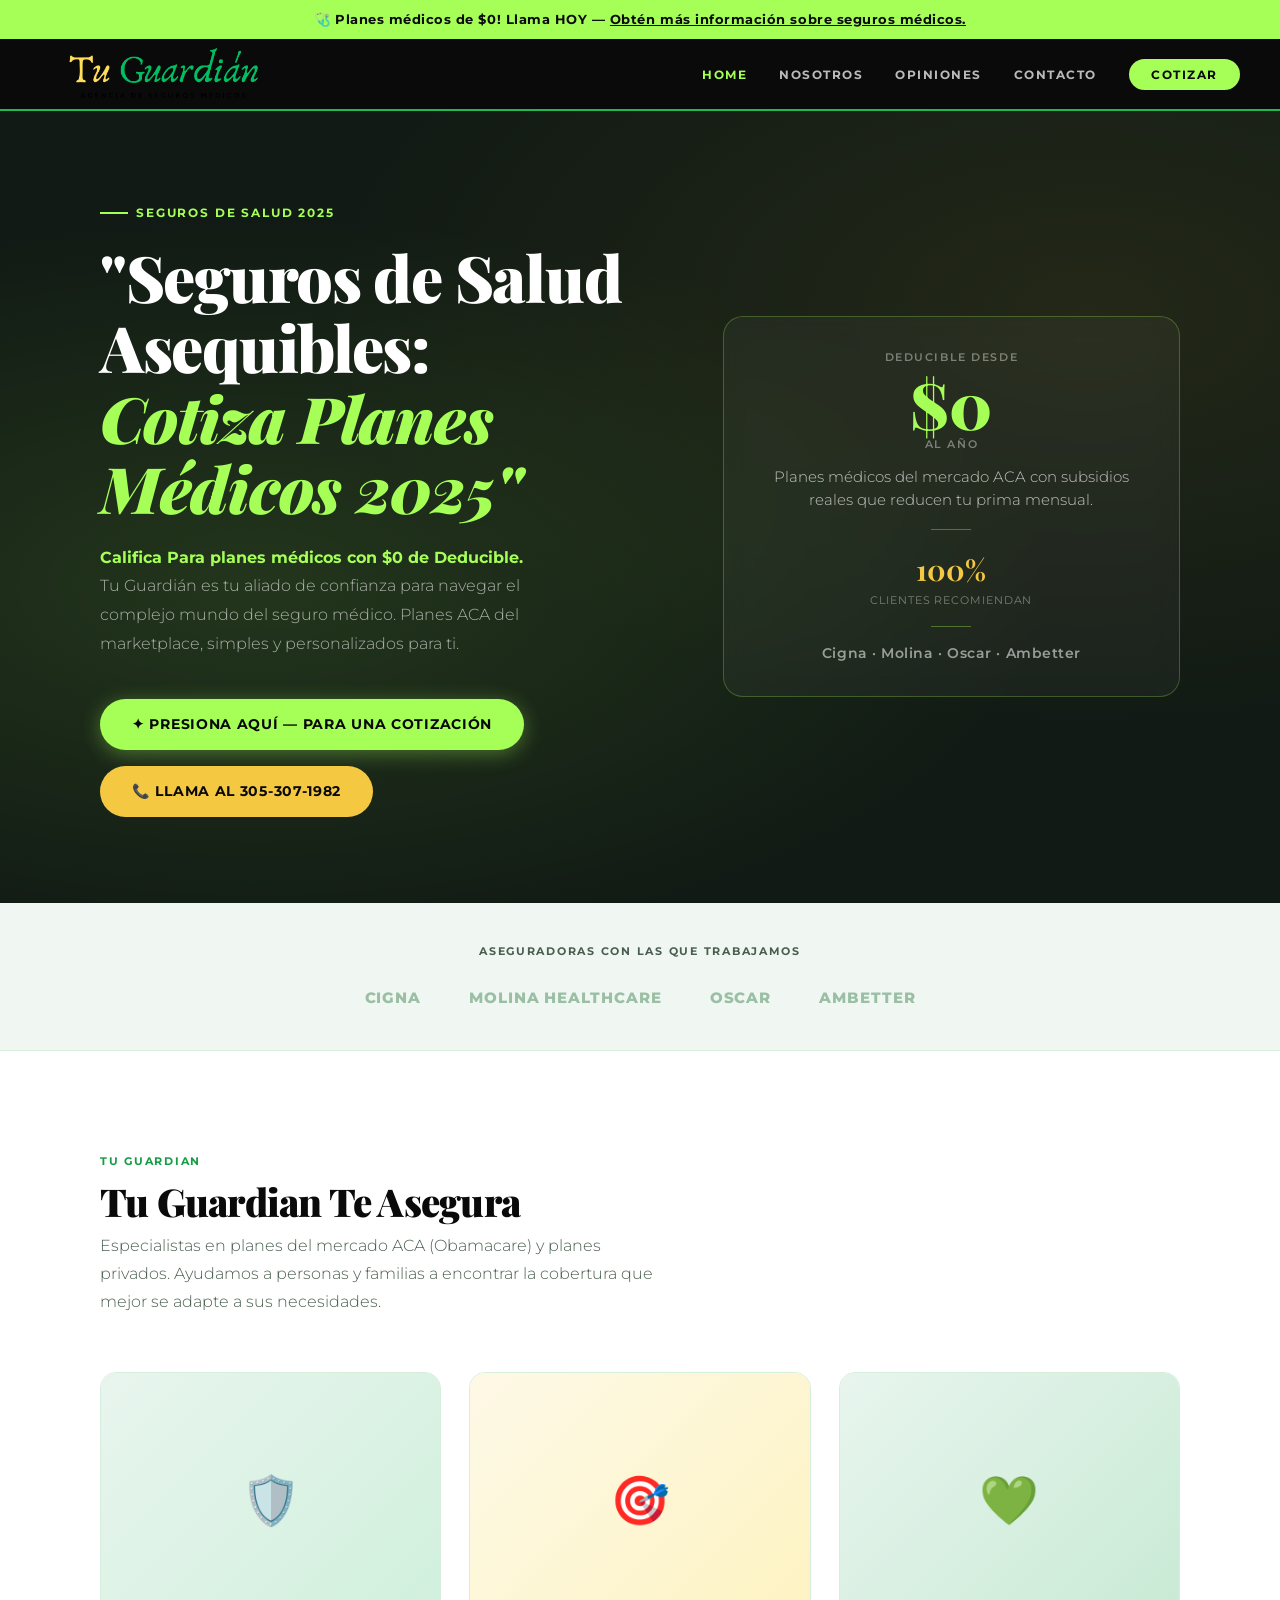
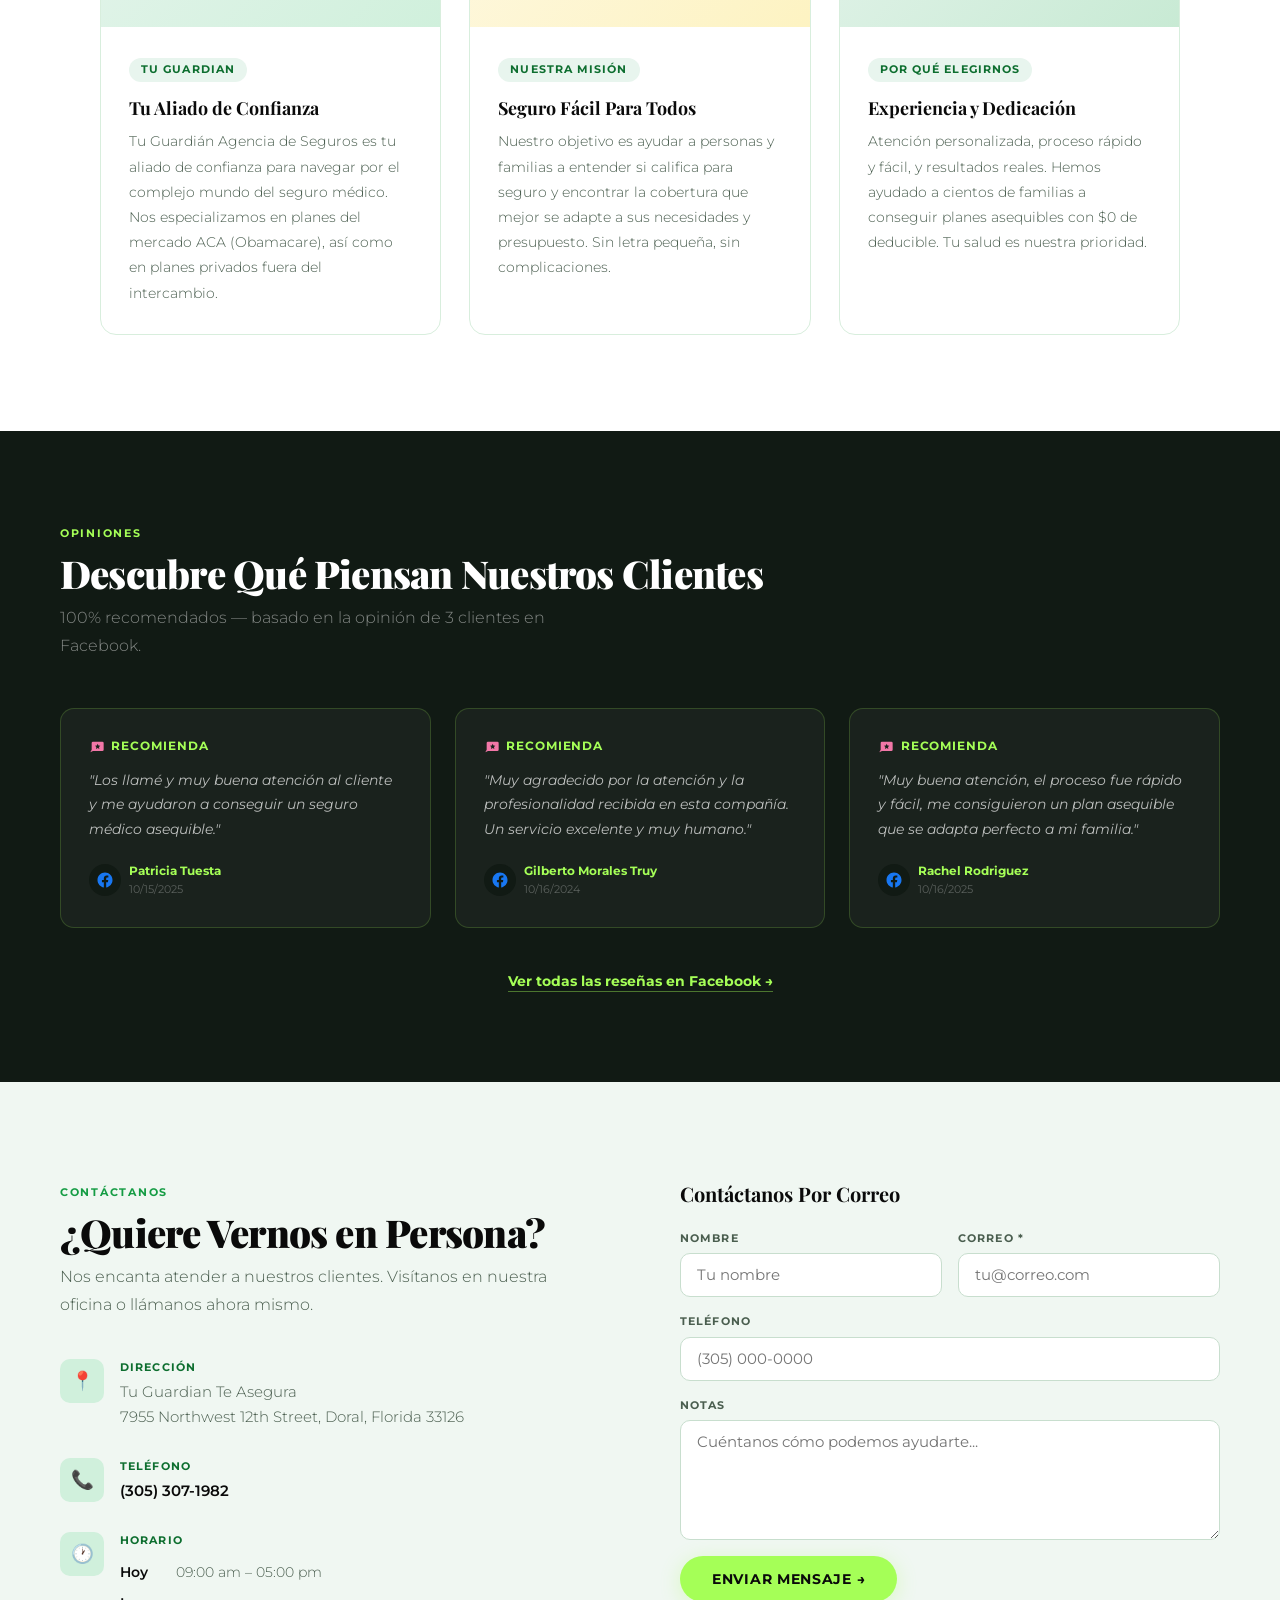
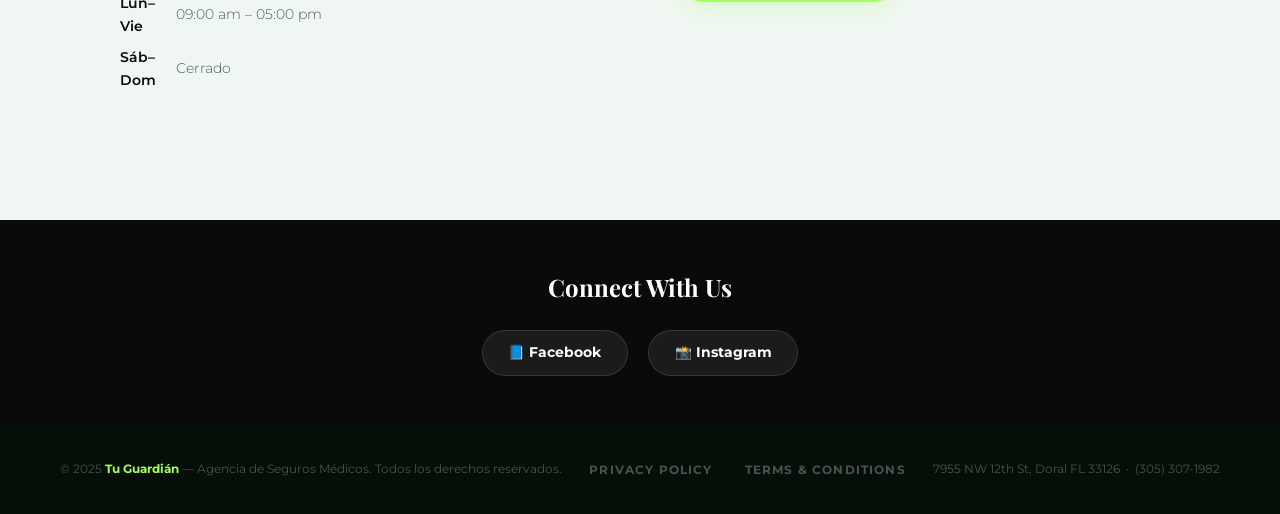
<file: tuguardian-index.html>
<!DOCTYPE html>
<html lang="es">
<head>
  <meta charset="UTF-8">
  <meta name="viewport" content="width=device-width, initial-scale=1.0">
  <title>Tu Guardián | Agencia de Seguros Médicos — Califica con $0 Deducible</title>
  <meta name="description" content="Descubre los mejores seguros de salud en 2025: Cobertura completa, planes asequibles y atención personalizada. Cotiza gratis ahora y protege a tu familia.">
  <link rel="preconnect" href="https://fonts.googleapis.com">
  <link rel="preconnect" href="https://fonts.gstatic.com" crossorigin>
  <link href="https://fonts.googleapis.com/css2?family=Montserrat:wght@300;400;600;700;900&family=Playfair+Display:ital,wght@0,700;0,900;1,700&display=swap" rel="stylesheet">
  <style>
    :root {
      --green: #1DB954;
      --green-dark: #159c44;
      --green-light: #a5ff57;
      --green-deep: #0d6e2f;
      --yellow: #F5C842;
      --black: #0a0a0a;
      --dark: #111a14;
      --card-bg: #f0f7f2;
      --muted: #4a5e4f;
      --white: #ffffff;
      --font: 'Montserrat', sans-serif;
      --display: 'Playfair Display', Georgia, serif;
    }
    *, *::before, *::after { box-sizing: border-box; margin: 0; padding: 0; }
    html { scroll-behavior: smooth; }
    body { font-family: var(--font); background: var(--white); color: var(--black); line-height: 1.6; }

    /* ── PROMO BANNER ── */
    .promo-banner {
      background: var(--green-light);
      text-align: center;
      padding: 0.55rem 1rem;
      font-size: 0.82rem;
      font-weight: 700;
      color: var(--black);
      letter-spacing: 0.04em;
    }
    .promo-banner a { color: var(--black); text-decoration: underline; }

    /* ── NAV ── */
    nav {
      background: var(--black);
      border-bottom: 2px solid var(--green);
      position: sticky; top: 0; z-index: 100;
      display: flex; align-items: center; justify-content: space-between;
      padding: 0 2.5rem; height: 72px;
    }
    .nav-logo img { height: 56px; width: auto; display: block; }
    .nav-links { display: flex; gap: 2rem; list-style: none; }
    .nav-links a { color: rgba(255,255,255,.72); font-size: 0.78rem; font-weight: 700; letter-spacing: 0.12em; text-transform: uppercase; text-decoration: none; transition: color .2s; }
    .nav-links a:hover, .nav-links a.active { color: var(--green-light); }
    .nav-cta { background: var(--green-light) !important; color: var(--black) !important; padding: 0.5rem 1.4rem !important; border-radius: 50px; font-weight: 700 !important; }
    .nav-cta:hover { background: var(--green) !important; color: #fff !important; }
    .hamburger { display: none; background: none; border: none; cursor: pointer; flex-direction: column; gap: 5px; padding: 6px; }
    .hamburger span { display: block; width: 26px; height: 2px; background: var(--green-light); border-radius: 2px; }

    /* ── HERO ── */
    .hero {
      background: var(--dark);
      min-height: 88vh;
      display: flex; align-items: center;
      position: relative; overflow: hidden;
    }
    .hero::before {
      content: '';
      position: absolute; inset: 0;
      background: radial-gradient(ellipse at 20% 60%, rgba(165,255,87,.12) 0%, transparent 55%),
                  radial-gradient(ellipse at 85% 25%, rgba(245,200,66,.08) 0%, transparent 50%);
    }
    .hero-inner {
      position: relative; z-index: 2;
      max-width: 1160px; margin: 0 auto;
      padding: 5rem 2.5rem;
      display: grid; grid-template-columns: 1.1fr 0.9fr;
      align-items: center; gap: 4rem;
    }
    .hero-eyebrow {
      display: inline-flex; align-items: center; gap: 0.5rem;
      font-size: 0.72rem; font-weight: 700; letter-spacing: 0.16em;
      text-transform: uppercase; color: var(--green-light); margin-bottom: 1.25rem;
    }
    .hero-eyebrow::before { content: ''; width: 28px; height: 2px; background: var(--green-light); }
    .hero-title {
      font-family: var(--display);
      font-size: clamp(2.4rem, 5vw, 4rem);
      font-weight: 900; color: var(--white);
      line-height: 1.1; letter-spacing: -.02em;
      margin-bottom: 1.25rem;
    }
    .hero-title em { font-style: italic; color: var(--green-light); }
    .hero-sub {
      font-size: 1rem; color: rgba(255,255,255,.62);
      max-width: 480px; margin-bottom: 2.5rem;
      font-weight: 300; line-height: 1.8;
    }
    .hero-sub strong { color: var(--green-light); font-weight: 700; }
    .hero-btns { display: flex; flex-wrap: wrap; gap: 1rem; }
    .btn-pill {
      display: inline-flex; align-items: center; gap: .5rem;
      padding: .9rem 2rem; border-radius: 50px;
      font-weight: 700; font-size: .88rem; text-decoration: none;
      text-transform: uppercase; letter-spacing: .05em;
      transition: transform .2s, box-shadow .2s;
      font-family: var(--font);
    }
    .btn-green { background: var(--green-light); color: var(--black); box-shadow: 0 4px 20px rgba(165,255,87,.35); }
    .btn-green:hover { transform: translateY(-2px); box-shadow: 0 8px 28px rgba(165,255,87,.45); }
    .btn-yellow { background: var(--yellow); color: var(--black); }
    .btn-yellow:hover { transform: translateY(-2px); background: #d4a800; }
    /* badge card */
    .hero-badge {
      background: rgba(255,255,255,.04);
      border: 1px solid rgba(165,255,87,.25);
      border-radius: 20px; padding: 2rem 1.75rem;
      text-align: center; backdrop-filter: blur(10px);
    }
    .badge-price { font-family: var(--display); font-size: 4rem; font-weight: 900; color: var(--green-light); line-height: 1; }
    .badge-label { font-size: .7rem; letter-spacing: .14em; text-transform: uppercase; color: rgba(255,255,255,.4); font-weight: 600; margin-bottom: .3rem; }
    .badge-desc { font-size: .92rem; color: rgba(255,255,255,.72); font-weight: 300; margin: .75rem 0; line-height: 1.6; }
    .badge-divider { width: 40px; height: 1px; background: var(--green-light); opacity: .35; margin: 1rem auto; }
    .badge-stat { font-family: var(--display); font-size: 1.8rem; font-weight: 700; color: var(--yellow); }
    .badge-stat-label { font-size: .7rem; color: rgba(255,255,255,.4); text-transform: uppercase; letter-spacing: .08em; }

    /* ── PARTNERS ── */
    .partners { background: var(--card-bg); padding: 2.5rem 2rem; border-bottom: 1px solid #d8eedd; }
    .partners-inner { max-width: 960px; margin: 0 auto; text-align: center; }
    .partners-label { font-size: .68rem; letter-spacing: .16em; text-transform: uppercase; color: var(--muted); margin-bottom: 1.6rem; font-weight: 700; }
    .partners-logos { display: flex; justify-content: center; align-items: center; flex-wrap: wrap; gap: 3rem; }
    .partner-name { font-size: .95rem; font-weight: 800; letter-spacing: .06em; text-transform: uppercase; color: #9abfa4; transition: color .2s; cursor: default; }
    .partner-name:hover { color: var(--green-dark); }

    /* ── ABOUT ── */
    .about { max-width: 1160px; margin: 0 auto; padding: 6rem 2.5rem; }
    .section-tag { display: inline-block; font-size: .68rem; letter-spacing: .16em; text-transform: uppercase; color: var(--green-dark); font-weight: 700; margin-bottom: .6rem; }
    .section-heading { font-family: var(--display); font-size: clamp(1.8rem, 3vw, 2.8rem); font-weight: 900; color: var(--black); line-height: 1.1; margin-bottom: .6rem; letter-spacing: -.02em; }
    .section-sub { font-size: 1rem; color: var(--muted); font-weight: 300; max-width: 560px; margin-bottom: 3.5rem; line-height: 1.75; }
    .cards-grid { display: grid; grid-template-columns: repeat(3, 1fr); gap: 1.75rem; }
    .card {
      background: var(--white); border: 1px solid #d8eedd;
      border-radius: 16px; overflow: hidden;
      transition: transform .25s, box-shadow .25s;
    }
    .card:hover { transform: translateY(-6px); box-shadow: 0 16px 40px rgba(29,185,84,.12); }
    .card-img { width: 100%; aspect-ratio: 4/3; display: flex; align-items: center; justify-content: center; font-size: 3rem; }
    .bg-a { background: linear-gradient(135deg, #e8f5ee, #d0f0dc); }
    .bg-b { background: linear-gradient(135deg, #fef9e7, #fdf3c2); }
    .bg-c { background: linear-gradient(135deg, #e8f5ee, #c8ead4); }
    .card-body { padding: 1.75rem; }
    .card-tag { display: inline-block; background: #e8f5ee; color: var(--green-deep); font-size: .68rem; font-weight: 700; letter-spacing: .1em; text-transform: uppercase; padding: .22rem .75rem; border-radius: 50px; margin-bottom: .85rem; }
    .card h3 { font-family: var(--display); font-size: 1.12rem; font-weight: 700; color: var(--black); margin-bottom: .65rem; line-height: 1.3; }
    .card p { font-size: .9rem; color: var(--muted); line-height: 1.75; font-weight: 300; }

    /* ── REVIEWS ── */
    .reviews { background: var(--dark); padding: 5.5rem 2.5rem; }
    .reviews-inner { max-width: 1160px; margin: 0 auto; }
    .reviews .section-tag { color: var(--green-light); }
    .reviews .section-heading { color: var(--white); }
    .reviews .section-sub { color: rgba(255,255,255,.48); margin-bottom: 3rem; }
    .reviews-grid { display: grid; grid-template-columns: repeat(3, 1fr); gap: 1.5rem; }
    .review-card { background: rgba(255,255,255,.04); border: 1px solid rgba(165,255,87,.18); border-radius: 14px; padding: 1.75rem; transition: border-color .2s; }
    .review-card:hover { border-color: var(--green-light); }
    .review-badge { display: inline-flex; align-items: center; gap: .4rem; font-size: .72rem; font-weight: 700; color: var(--green-light); letter-spacing: .08em; text-transform: uppercase; margin-bottom: .75rem; }
    .review-badge svg { width: 16px; height: 16px; fill: #F277A7; flex-shrink: 0; }
    .review-text { font-size: .9rem; color: rgba(255,255,255,.7); font-style: italic; line-height: 1.7; margin-bottom: 1.25rem; }
    .review-author { display: flex; align-items: center; gap: .5rem; }
    .review-author-icon { width: 32px; height: 32px; background: var(--dark); border-radius: 50%; display: flex; align-items: center; justify-content: center; flex-shrink: 0; }
    .review-author-icon svg { width: 18px; height: 18px; fill: #1877F2; }
    .review-author-name { font-size: .78rem; font-weight: 700; color: var(--green-light); }
    .review-author-date { font-size: .7rem; color: rgba(255,255,255,.28); }
    .reviews-footer { text-align: center; margin-top: 2.5rem; }
    .reviews-footer a { font-size: .85rem; color: var(--green-light); text-decoration: none; font-weight: 700; border-bottom: 1px solid rgba(165,255,87,.4); padding-bottom: 2px; transition: border-color .2s; }
    .reviews-footer a:hover { border-color: var(--green-light); }

    /* ── CONTACT ── */
    .contact { background: var(--card-bg); padding: 6rem 2.5rem; }
    .contact-grid { max-width: 1160px; margin: 0 auto; display: grid; grid-template-columns: 1fr 1fr; gap: 5rem; align-items: start; }
    .contact .section-tag { color: var(--green-dark); }
    .contact .section-heading { color: var(--black); }
    .contact .section-sub { color: var(--muted); margin-bottom: 2.5rem; }
    .contact-item { display: flex; align-items: flex-start; gap: 1rem; margin-bottom: 1.75rem; }
    .contact-icon { width: 44px; height: 44px; background: #d0f0dc; border-radius: 10px; display: flex; align-items: center; justify-content: center; font-size: 1.15rem; flex-shrink: 0; }
    .contact-item-text strong { display: block; font-size: .7rem; text-transform: uppercase; letter-spacing: .1em; color: var(--green-deep); font-weight: 700; margin-bottom: .15rem; }
    .contact-item-text span, .contact-item-text a { font-size: .95rem; color: var(--muted); font-weight: 300; }
    .contact-item-text a { color: var(--black); font-weight: 600; text-decoration: none; }
    .contact-item-text a:hover { color: var(--green-dark); }
    .hours-table { width: 100%; border-collapse: collapse; margin-top: .4rem; }
    .hours-table td { padding: .28rem 0; font-size: .88rem; color: var(--muted); font-weight: 300; }
    .hours-table td:first-child { font-weight: 600; color: var(--black); width: 56px; }
    /* form */
    .form-title { font-family: var(--display); font-size: 1.25rem; font-weight: 700; color: var(--black); margin-bottom: 1.25rem; }
    .form-field { display: flex; flex-direction: column; gap: .35rem; margin-bottom: 1rem; }
    .form-row { display: grid; grid-template-columns: 1fr 1fr; gap: 1rem; }
    .form-field label { font-size: .7rem; font-weight: 700; letter-spacing: .1em; text-transform: uppercase; color: var(--muted); }
    .form-field input, .form-field textarea {
      background: var(--white); border: 1.5px solid #c8dece;
      border-radius: 10px; padding: .75rem 1rem;
      font-family: var(--font); font-size: .93rem;
      color: var(--black); outline: none; resize: vertical;
      transition: border-color .2s;
    }
    .form-field input:focus, .form-field textarea:focus { border-color: var(--green); }
    .form-field textarea { min-height: 120px; }
    .btn-submit {
      display: inline-flex; align-items: center; gap: .5rem;
      background: var(--green-light); color: var(--black);
      padding: .85rem 2rem; border-radius: 50px;
      font-weight: 700; font-size: .88rem; border: none; cursor: pointer;
      font-family: var(--font); text-transform: uppercase; letter-spacing: .05em;
      box-shadow: 0 4px 20px rgba(165,255,87,.3);
      transition: transform .2s, box-shadow .2s;
    }
    .btn-submit:hover { transform: translateY(-2px); box-shadow: 0 8px 28px rgba(165,255,87,.4); }
    .form-success { display: none; background: #e8f5ee; border: 1px solid var(--green); border-radius: 10px; padding: 1rem; color: var(--green-deep); font-size: .9rem; text-align: center; margin-top: .75rem; }

    /* ── SOCIAL ── */
    .social-bar { background: var(--black); padding: 3rem 2rem; text-align: center; }
    .social-bar h3 { font-family: var(--display); font-size: 1.5rem; font-weight: 700; color: var(--white); margin-bottom: 1.5rem; }
    .social-links { display: flex; justify-content: center; gap: 1.25rem; }
    .social-link {
      display: inline-flex; align-items: center; gap: .6rem;
      background: rgba(255,255,255,.07); border: 1px solid rgba(255,255,255,.12);
      border-radius: 50px; padding: .7rem 1.6rem;
      color: var(--white); text-decoration: none; font-size: .85rem; font-weight: 700;
      transition: background .2s, border-color .2s, color .2s;
    }
    .social-link:hover { background: rgba(165,255,87,.15); border-color: var(--green-light); color: var(--green-light); }

    /* ── FOOTER ── */
    footer { background: #060e08; padding: 2rem 2.5rem; }
    .footer-inner { max-width: 1160px; margin: 0 auto; display: flex; flex-wrap: wrap; align-items: center; justify-content: space-between; gap: 1.25rem; }
    .footer-copy { font-size: .78rem; color: rgba(255,255,255,.28); }
    .footer-copy strong { color: var(--green-light); }
    .footer-nav { display: flex; gap: 2rem; list-style: none; }
    .footer-nav a { font-size: .73rem; text-transform: uppercase; letter-spacing: .1em; color: rgba(255,255,255,.28); text-decoration: none; font-weight: 700; transition: color .2s; }
    .footer-nav a:hover { color: var(--green-light); }

    /* ── RESPONSIVE ── */
    @media (max-width: 900px) {
      .hero-inner { grid-template-columns: 1fr; text-align: center; gap: 3rem; }
      .hero-btns { justify-content: center; }
      .hero-sub { margin: 0 auto 2.5rem; }
      .hero-badge { max-width: 320px; margin: 0 auto; }
      .cards-grid, .reviews-grid { grid-template-columns: 1fr; }
      .contact-grid { grid-template-columns: 1fr; gap: 3rem; }
    }
    @media (max-width: 640px) {
      .nav-links { display: none; }
      .hamburger { display: flex; }
      .footer-inner { flex-direction: column; text-align: center; }
      .form-row { grid-template-columns: 1fr; }
    }
  </style>
</head>
<body>

<!-- PROMO BANNER -->
<div class="promo-banner">
  🩺 Planes médicos de $0! Llama HOY — <a href="https://docs.google.com/forms/d/1iYMo63F3WfqqLfv6BQO9SVCVUnEAaER_DN6VmMwuMAc/preview" target="_blank">Obtén más información sobre seguros médicos.</a>
</div>

<!-- NAV -->
<nav>
  <a href="tuguardian-index.html" class="nav-logo">
    <img src="[data-uri]" alt="Tu Guardián Agencia de Seguros Médicos">
  </a>
  <ul class="nav-links">
    <li><a href="tuguardian-index.html" class="active">Home</a></li>
    <li><a href="#nosotros">Nosotros</a></li>
    <li><a href="#opiniones">Opiniones</a></li>
    <li><a href="#contacto">Contacto</a></li>
    <li><a href="https://docs.google.com/forms/d/1iYMo63F3WfqqLfv6BQO9SVCVUnEAaER_DN6VmMwuMAc/preview" target="_blank" class="nav-cta">Cotizar</a></li>
  </ul>
  <button class="hamburger" id="menuBtn" aria-label="Menú">
    <span></span><span></span><span></span>
  </button>
</nav>

<!-- HERO -->
<section class="hero">
  <div class="hero-inner">
    <div>
      <p class="hero-eyebrow">Seguros de Salud 2025</p>
      <h1 class="hero-title">
        "Seguros de Salud Asequibles:<br>
        <em>Cotiza Planes Médicos 2025"</em>
      </h1>
      <p class="hero-sub">
        <strong>Califica Para planes médicos con $0 de Deducible.</strong><br>
        Tu Guardián es tu aliado de confianza para navegar el complejo mundo del seguro médico. Planes ACA del marketplace, simples y personalizados para ti.
      </p>
      <div class="hero-btns">
        <a href="https://docs.google.com/forms/d/1iYMo63F3WfqqLfv6BQO9SVCVUnEAaER_DN6VmMwuMAc/preview" target="_blank" class="btn-pill btn-green">✦ Presiona Aquí — Para Una Cotización</a>
        <a href="tel:+13053071982" class="btn-pill btn-yellow">📞 Llama al 305-307-1982</a>
      </div>
    </div>
    <div>
      <div class="hero-badge">
        <p class="badge-label">Deducible desde</p>
        <p class="badge-price">$0</p>
        <p class="badge-label">al año</p>
        <p class="badge-desc">Planes médicos del mercado ACA con subsidios reales que reducen tu prima mensual.</p>
        <div class="badge-divider"></div>
        <p class="badge-stat">100%</p>
        <p class="badge-stat-label">Clientes recomiendan</p>
        <div class="badge-divider"></div>
        <p style="font-size:.85rem; color:rgba(255,255,255,.55); font-weight:600; letter-spacing:.04em;">Cigna · Molina · Oscar · Ambetter</p>
      </div>
    </div>
  </div>
</section>

<!-- PARTNERS -->
<div class="partners">
  <div class="partners-inner">
    <p class="partners-label">Aseguradoras con las que trabajamos</p>
    <div class="partners-logos">
      <span class="partner-name">Cigna</span>
      <span class="partner-name">Molina Healthcare</span>
      <span class="partner-name">Oscar</span>
      <span class="partner-name">Ambetter</span>
    </div>
  </div>
</div>

<!-- ABOUT -->
<section class="about" id="nosotros">
  <p class="section-tag">Tu Guardian</p>
  <h2 class="section-heading">Tu Guardian Te Asegura</h2>
  <p class="section-sub">Especialistas en planes del mercado ACA (Obamacare) y planes privados. Ayudamos a personas y familias a encontrar la cobertura que mejor se adapte a sus necesidades.</p>
  <div class="cards-grid">
    <div class="card">
      <div class="card-img bg-a">🛡️</div>
      <div class="card-body">
        <span class="card-tag">Tu Guardian</span>
        <h3>Tu Aliado de Confianza</h3>
        <p>Tu Guardián Agencia de Seguros es tu aliado de confianza para navegar por el complejo mundo del seguro médico. Nos especializamos en planes del mercado ACA (Obamacare), así como en planes privados fuera del intercambio.</p>
      </div>
    </div>
    <div class="card">
      <div class="card-img bg-b">🎯</div>
      <div class="card-body">
        <span class="card-tag">Nuestra Misión</span>
        <h3>Seguro Fácil Para Todos</h3>
        <p>Nuestro objetivo es ayudar a personas y familias a entender si califica para seguro y encontrar la cobertura que mejor se adapte a sus necesidades y presupuesto. Sin letra pequeña, sin complicaciones.</p>
      </div>
    </div>
    <div class="card">
      <div class="card-img bg-c">💚</div>
      <div class="card-body">
        <span class="card-tag">Por Qué Elegirnos</span>
        <h3>Experiencia y Dedicación</h3>
        <p>Atención personalizada, proceso rápido y fácil, y resultados reales. Hemos ayudado a cientos de familias a conseguir planes asequibles con $0 de deducible. Tu salud es nuestra prioridad.</p>
      </div>
    </div>
  </div>
</section>

<!-- REVIEWS -->
<section class="reviews" id="opiniones">
  <div class="reviews-inner">
    <p class="section-tag">Opiniones</p>
    <h2 class="section-heading">Descubre Qué Piensan Nuestros Clientes</h2>
    <p class="section-sub">100% recomendados — basado en la opinión de 3 clientes en Facebook.</p>
    <div class="reviews-grid">

      <div class="review-card">
        <div class="review-badge">
          <svg viewBox="0 0 24 24"><path d="M6 18l-4 2 2-4V6a2 2 0 0 1 2-2h14a2 2 0 0 1 2 2v10a2 2 0 0 1-2 2H6zm7-4.367L15.472 15 15 12.106l2-2.05-2.764-.423L13 7l-1.236 2.633L9 10.056l2 2.05L10.528 15 13 13.633z"/></svg>
          Recomienda
        </div>
        <p class="review-text">"Los llamé y muy buena atención al cliente y me ayudaron a conseguir un seguro médico asequible."</p>
        <div class="review-author">
          <div class="review-author-icon">
            <svg viewBox="0 0 24 24"><path d="M22 12.061C22 6.505 17.523 2 12 2S2 6.505 2 12.061c0 5.022 3.657 9.184 8.438 9.939v-7.03h-2.54v-2.91h2.54V9.845c0-2.522 1.492-3.915 3.777-3.915 1.094 0 2.238.197 2.238.197v2.476h-1.26c-1.243 0-1.63.775-1.63 1.57v1.888h2.773l-.443 2.908h-2.33V22c4.78-.755 8.437-4.917 8.437-9.939z"/></svg>
          </div>
          <div>
            <p class="review-author-name">Patricia Tuesta</p>
            <p class="review-author-date">10/15/2025</p>
          </div>
        </div>
      </div>

      <div class="review-card">
        <div class="review-badge">
          <svg viewBox="0 0 24 24"><path d="M6 18l-4 2 2-4V6a2 2 0 0 1 2-2h14a2 2 0 0 1 2 2v10a2 2 0 0 1-2 2H6zm7-4.367L15.472 15 15 12.106l2-2.05-2.764-.423L13 7l-1.236 2.633L9 10.056l2 2.05L10.528 15 13 13.633z"/></svg>
          Recomienda
        </div>
        <p class="review-text">"Muy agradecido por la atención y la profesionalidad recibida en esta compañía. Un servicio excelente y muy humano."</p>
        <div class="review-author">
          <div class="review-author-icon">
            <svg viewBox="0 0 24 24"><path d="M22 12.061C22 6.505 17.523 2 12 2S2 6.505 2 12.061c0 5.022 3.657 9.184 8.438 9.939v-7.03h-2.54v-2.91h2.54V9.845c0-2.522 1.492-3.915 3.777-3.915 1.094 0 2.238.197 2.238.197v2.476h-1.26c-1.243 0-1.63.775-1.63 1.57v1.888h2.773l-.443 2.908h-2.33V22c4.78-.755 8.437-4.917 8.437-9.939z"/></svg>
          </div>
          <div>
            <p class="review-author-name">Gilberto Morales Truy</p>
            <p class="review-author-date">10/16/2024</p>
          </div>
        </div>
      </div>

      <div class="review-card">
        <div class="review-badge">
          <svg viewBox="0 0 24 24"><path d="M6 18l-4 2 2-4V6a2 2 0 0 1 2-2h14a2 2 0 0 1 2 2v10a2 2 0 0 1-2 2H6zm7-4.367L15.472 15 15 12.106l2-2.05-2.764-.423L13 7l-1.236 2.633L9 10.056l2 2.05L10.528 15 13 13.633z"/></svg>
          Recomienda
        </div>
        <p class="review-text">"Muy buena atención, el proceso fue rápido y fácil, me consiguieron un plan asequible que se adapta perfecto a mi familia."</p>
        <div class="review-author">
          <div class="review-author-icon">
            <svg viewBox="0 0 24 24"><path d="M22 12.061C22 6.505 17.523 2 12 2S2 6.505 2 12.061c0 5.022 3.657 9.184 8.438 9.939v-7.03h-2.54v-2.91h2.54V9.845c0-2.522 1.492-3.915 3.777-3.915 1.094 0 2.238.197 2.238.197v2.476h-1.26c-1.243 0-1.63.775-1.63 1.57v1.888h2.773l-.443 2.908h-2.33V22c4.78-.755 8.437-4.917 8.437-9.939z"/></svg>
          </div>
          <div>
            <p class="review-author-name">Rachel Rodriguez</p>
            <p class="review-author-date">10/16/2025</p>
          </div>
        </div>
      </div>

    </div>
    <div class="reviews-footer">
      <a href="https://facebook.com/365792669948578/reviews" target="_blank">Ver todas las reseñas en Facebook →</a>
    </div>
  </div>
</section>

<!-- CONTACT -->
<section class="contact" id="contacto">
  <div class="contact-grid">
    <div>
      <p class="section-tag">Contáctanos</p>
      <h2 class="section-heading">¿Quiere Vernos en Persona?</h2>
      <p class="section-sub">Nos encanta atender a nuestros clientes. Visítanos en nuestra oficina o llámanos ahora mismo.</p>

      <div class="contact-item">
        <div class="contact-icon">📍</div>
        <div class="contact-item-text">
          <strong>Dirección</strong>
          <span>Tu Guardian Te Asegura<br>7955 Northwest 12th Street, Doral, Florida 33126</span>
        </div>
      </div>
      <div class="contact-item">
        <div class="contact-icon">📞</div>
        <div class="contact-item-text">
          <strong>Teléfono</strong>
          <a href="tel:+13053071982">(305) 307-1982</a>
        </div>
      </div>
      <div class="contact-item">
        <div class="contact-icon">🕐</div>
        <div class="contact-item-text">
          <strong>Horario</strong>
          <table class="hours-table">
            <tr><td>Hoy</td><td>09:00 am – 05:00 pm</td></tr>
            <tr><td>Lun–Vie</td><td>09:00 am – 05:00 pm</td></tr>
            <tr><td>Sáb–Dom</td><td>Cerrado</td></tr>
          </table>
        </div>
      </div>
    </div>

    <div>
      <p class="form-title">Contáctanos Por Correo</p>
      <form id="contactForm" action="https://formspree.io/f/your-form-id" method="POST">
        <div class="form-row">
          <div class="form-field"><label>Nombre</label><input type="text" name="nombre" placeholder="Tu nombre"></div>
          <div class="form-field"><label>Correo *</label><input type="email" name="email" placeholder="tu@correo.com" required></div>
        </div>
        <div class="form-field"><label>Teléfono</label><input type="tel" name="telefono" placeholder="(305) 000-0000"></div>
        <div class="form-field"><label>Notas</label><textarea name="notas" placeholder="Cuéntanos cómo podemos ayudarte..."></textarea></div>
        <button type="submit" class="btn-submit">Enviar Mensaje →</button>
        <div id="formSuccess" class="form-success">✅ ¡Gracias! Te contactaremos pronto.</div>
      </form>
    </div>
  </div>
</section>

<!-- SOCIAL -->
<div class="social-bar">
  <h3>Connect With Us</h3>
  <div class="social-links">
    <a href="https://www.facebook.com/365792669948578" target="_blank" class="social-link">📘 Facebook</a>
    <a href="https://www.instagram.com/tuguardianins" target="_blank" class="social-link">📸 Instagram</a>
  </div>
</div>

<!-- FOOTER -->
<footer>
  <div class="footer-inner">
    <p class="footer-copy">© 2025 <strong>Tu Guardián</strong> — Agencia de Seguros Médicos. Todos los derechos reservados.</p>
    <ul class="footer-nav">
      <li><a href="tuguardian-privacy.html">Privacy Policy</a></li>
      <li><a href="tuguardian-terms.html">Terms &amp; Conditions</a></li>
    </ul>
    <p class="footer-copy">7955 NW 12th St, Doral FL 33126 &nbsp;·&nbsp; <a href="tel:3053071982" style="color:inherit;text-decoration:none;">(305) 307-1982</a></p>
  </div>
</footer>

<script>
  // Form
  const form = document.getElementById('contactForm');
  const success = document.getElementById('formSuccess');
  form.addEventListener('submit', e => {
    if (form.action.includes('your-form-id')) {
      e.preventDefault();
      form.style.opacity = '.5';
      setTimeout(() => { form.style.opacity = '1'; success.style.display = 'block'; form.reset(); }, 600);
    }
  });
  // Hamburger
  document.getElementById('menuBtn').addEventListener('click', () => {
    const ul = document.querySelector('.nav-links');
    if (ul.style.display === 'flex') { ul.style.display = 'none'; }
    else { Object.assign(ul.style, { display:'flex', flexDirection:'column', position:'absolute', top:'74px', left:'0', right:'0', background:'#0a0a0a', padding:'1.5rem 2rem', borderBottom:'2px solid #a5ff57', zIndex:'99', gap:'1.2rem' }); }
  });
</script>
</body>
</html>
</file>
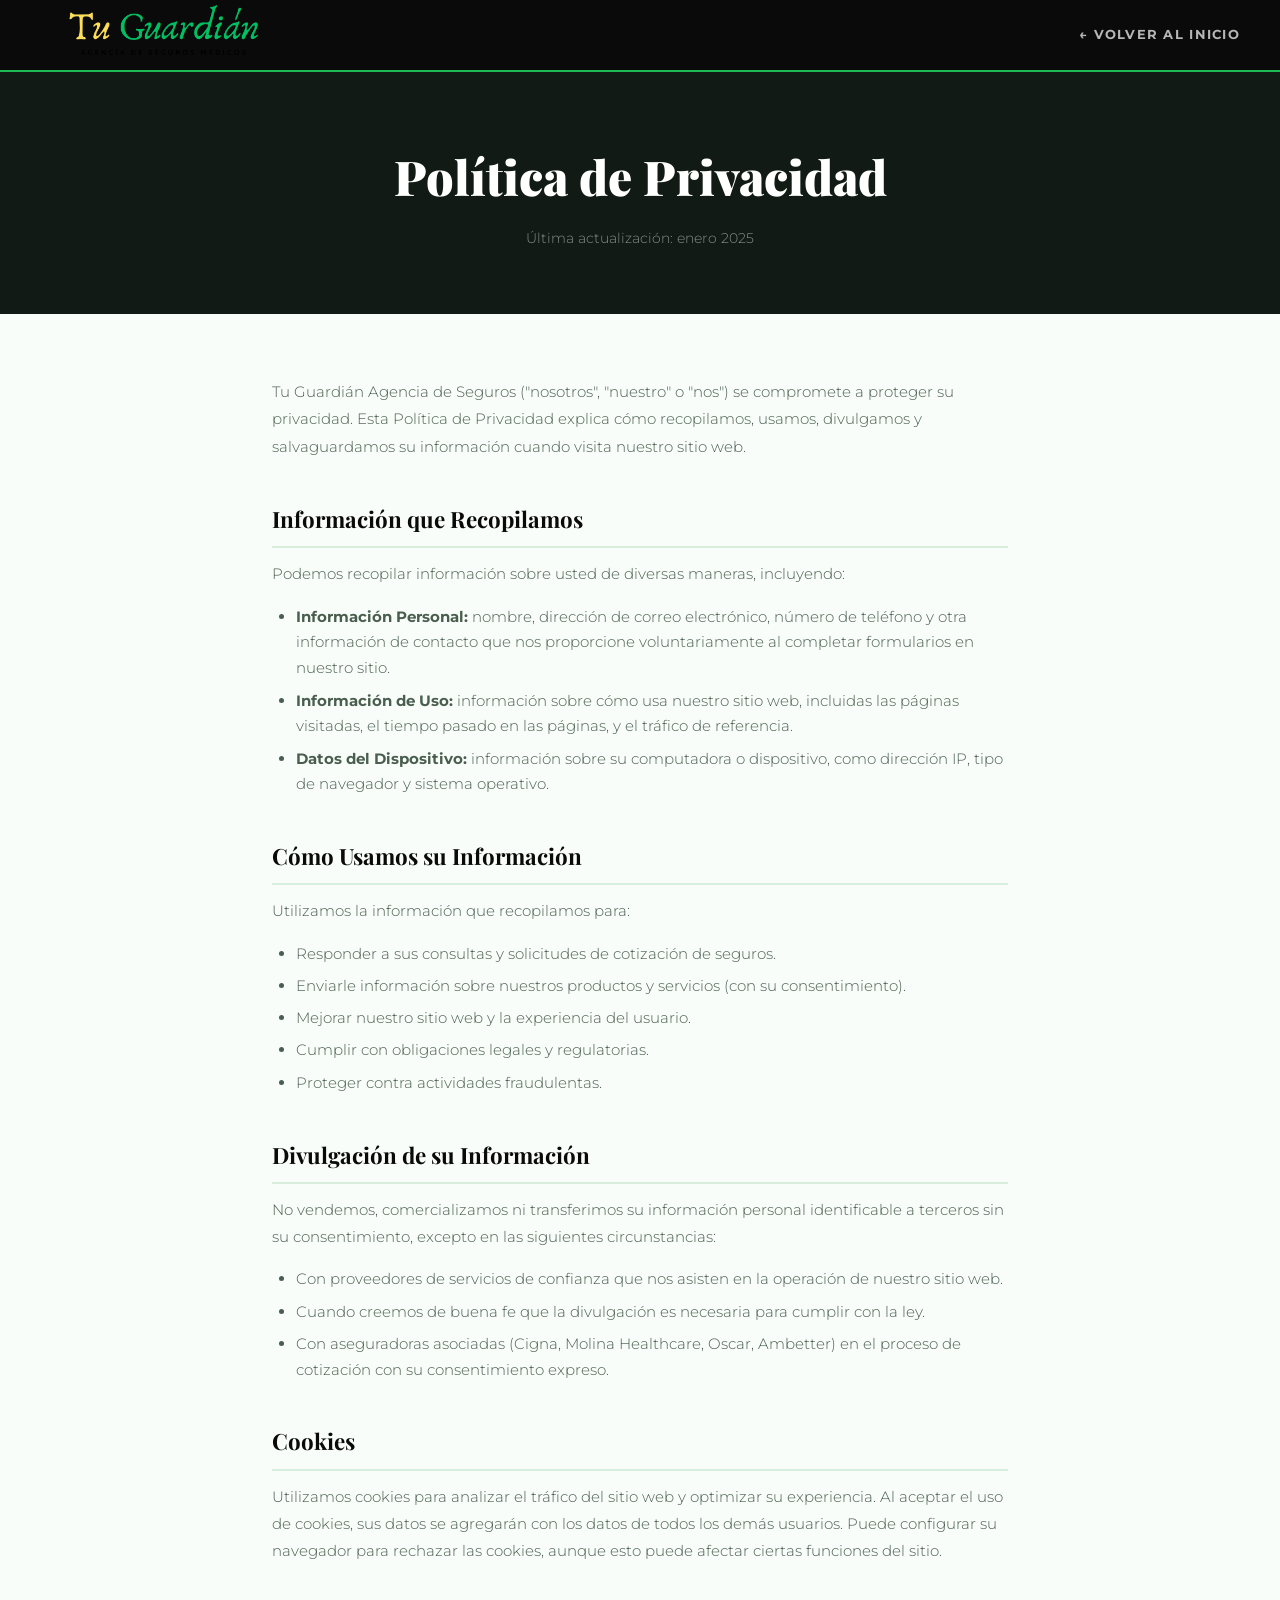
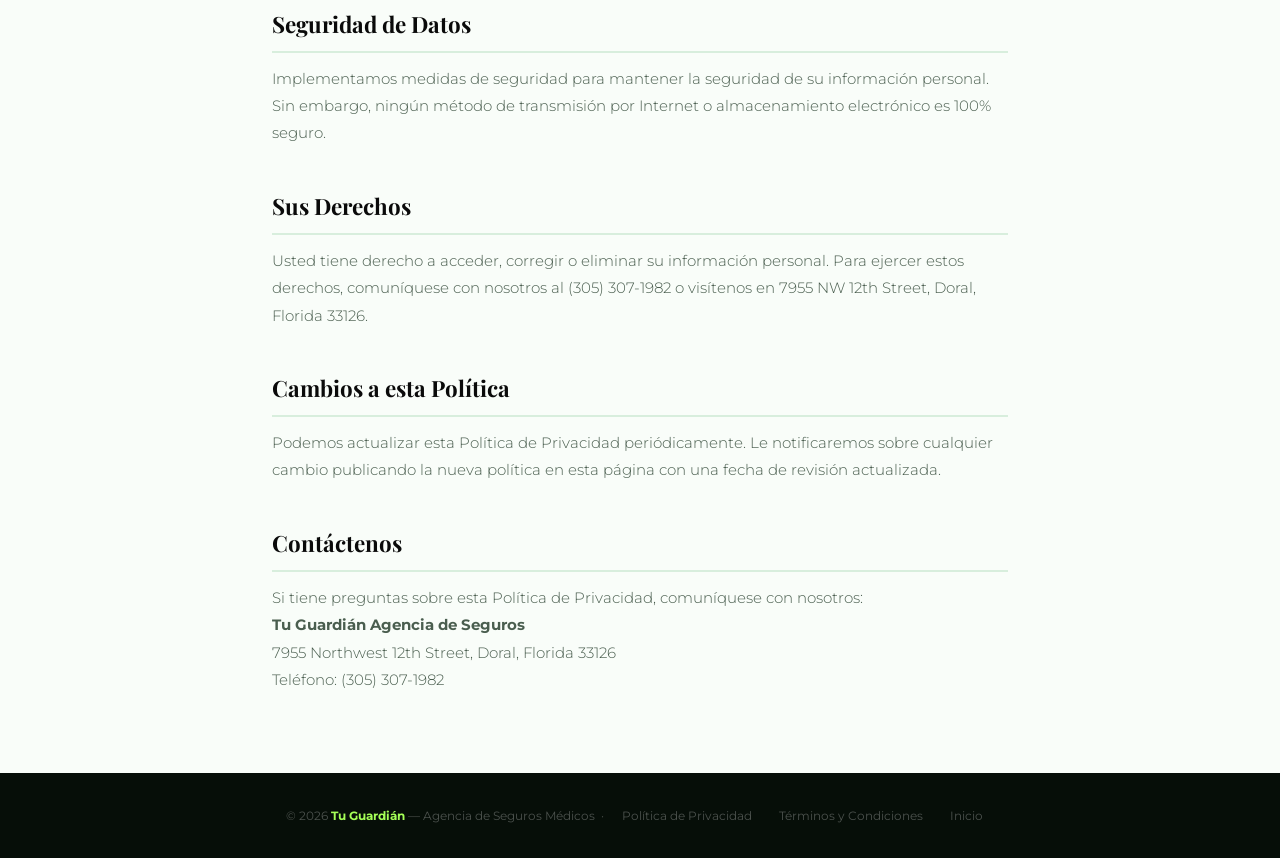
<file: tuguardian-privacy.html>
<!DOCTYPE html>
<html lang="es">
<head>
  <meta charset="UTF-8">
  <meta name="viewport" content="width=device-width, initial-scale=1.0">
  <title>Política de Privacidad | Tu Guardián</title>
  <meta name="description" content="Política de Privacidad | Tu Guardián">
  <link rel="canonical" href="https://tuguardianteasegura.com/tuguardian-privacy.html">
  <meta property="og:type" content="website">
  <meta property="og:site_name" content="Tu Guardián">
  <meta property="og:locale" content="es_US">
  <meta property="og:url" content="https://tuguardianteasegura.com/tuguardian-privacy.html">
  <meta property="og:title" content="Política de Privacidad | Tu Guardián">
  <meta property="og:description" content="Política de Privacidad | Tu Guardián">
  <meta property="og:image" content="https://tuguardianteasegura.com/og-image.png">
  <meta property="og:image:width" content="1200">
  <meta property="og:image:height" content="630">
  <meta name="twitter:card" content="summary_large_image">
  <link rel="preconnect" href="https://fonts.googleapis.com">
  <link href="https://fonts.googleapis.com/css2?family=Montserrat:wght@300;400;600;700&family=Playfair+Display:wght@700;900&display=swap" rel="stylesheet">
  <style>
    :root { --green:#1DB954; --green-light:#a5ff57; --black:#0a0a0a; --dark:#111a14; --muted:#4a5e4f; --white:#fff; --font:'Montserrat',sans-serif; --display:'Playfair Display',Georgia,serif; }
    *,*::before,*::after{box-sizing:border-box;margin:0;padding:0;}
    body{font-family:var(--font);background:#f9fdf9;color:var(--black);line-height:1.7;}
    nav{background:var(--black);border-bottom:2px solid var(--green);display:flex;align-items:center;justify-content:space-between;padding:0 2.5rem;height:72px;position:sticky;top:0;z-index:100;}
    .nav-logo img{height:56px;width:auto;}
    .nav-back{color:rgba(255,255,255,.7);text-decoration:none;font-size:.8rem;font-weight:700;letter-spacing:.1em;text-transform:uppercase;transition:color .2s;}
    .nav-back:hover{color:var(--green-light);}
    .page-hero{background:var(--dark);padding:4rem 2.5rem;text-align:center;}
    .page-hero h1{font-family:var(--display);font-size:clamp(2rem,4vw,3rem);font-weight:900;color:var(--white);margin-bottom:.5rem;}
    .page-hero p{font-size:.9rem;color:rgba(255,255,255,.5);font-weight:300;}
    .page-content{max-width:800px;margin:0 auto;padding:4rem 2rem;}
    .page-content h2{font-family:var(--display);font-size:1.4rem;font-weight:700;color:var(--black);margin:2.5rem 0 .75rem;padding-bottom:.5rem;border-bottom:2px solid #d8eedd;}
    .page-content p{font-size:.95rem;color:var(--muted);font-weight:300;margin-bottom:1rem;line-height:1.8;}
    .page-content ul{margin:.75rem 0 1rem 1.5rem;}
    .page-content li{font-size:.95rem;color:var(--muted);font-weight:300;margin-bottom:.4rem;}
    footer{background:#060e08;padding:2rem 2.5rem;text-align:center;}
    footer p{font-size:.78rem;color:rgba(255,255,255,.28);}
    footer strong{color:var(--green-light);}
    footer a{color:rgba(255,255,255,.28);text-decoration:none;margin:0 .75rem;}
    footer a:hover{color:var(--green-light);}
  </style>
  <script src="tracking.js"></script>
</head>
<body>
<nav>
  <a href="index.html" class="nav-logo"><img src="[data-uri]" alt="Tu Guardián"></a>
  <a href="index.html" class="nav-back">← Volver al Inicio</a>
</nav>

<div class="page-hero">
  <h1>Política de Privacidad</h1>
  <p>Última actualización: enero 2025</p>
</div>

<div class="page-content">
  <p>Tu Guardián Agencia de Seguros ("nosotros", "nuestro" o "nos") se compromete a proteger su privacidad. Esta Política de Privacidad explica cómo recopilamos, usamos, divulgamos y salvaguardamos su información cuando visita nuestro sitio web.</p>

  <h2>Información que Recopilamos</h2>
  <p>Podemos recopilar información sobre usted de diversas maneras, incluyendo:</p>
  <ul>
    <li><strong>Información Personal:</strong> nombre, dirección de correo electrónico, número de teléfono y otra información de contacto que nos proporcione voluntariamente al completar formularios en nuestro sitio.</li>
    <li><strong>Información de Uso:</strong> información sobre cómo usa nuestro sitio web, incluidas las páginas visitadas, el tiempo pasado en las páginas, y el tráfico de referencia.</li>
    <li><strong>Datos del Dispositivo:</strong> información sobre su computadora o dispositivo, como dirección IP, tipo de navegador y sistema operativo.</li>
  </ul>

  <h2>Cómo Usamos su Información</h2>
  <p>Utilizamos la información que recopilamos para:</p>
  <ul>
    <li>Responder a sus consultas y solicitudes de cotización de seguros.</li>
    <li>Enviarle información sobre nuestros productos y servicios (con su consentimiento).</li>
    <li>Mejorar nuestro sitio web y la experiencia del usuario.</li>
    <li>Cumplir con obligaciones legales y regulatorias.</li>
    <li>Proteger contra actividades fraudulentas.</li>
  </ul>

  <h2>Divulgación de su Información</h2>
  <p>No vendemos, comercializamos ni transferimos su información personal identificable a terceros sin su consentimiento, excepto en las siguientes circunstancias:</p>
  <ul>
    <li>Con proveedores de servicios de confianza que nos asisten en la operación de nuestro sitio web.</li>
    <li>Cuando creemos de buena fe que la divulgación es necesaria para cumplir con la ley.</li>
    <li>Con aseguradoras asociadas (Cigna, Molina Healthcare, Oscar, Ambetter) en el proceso de cotización con su consentimiento expreso.</li>
  </ul>

  <h2>Cookies</h2>
  <p>Utilizamos cookies para analizar el tráfico del sitio web y optimizar su experiencia. Al aceptar el uso de cookies, sus datos se agregarán con los datos de todos los demás usuarios. Puede configurar su navegador para rechazar las cookies, aunque esto puede afectar ciertas funciones del sitio.</p>

  <h2>Seguridad de Datos</h2>
  <p>Implementamos medidas de seguridad para mantener la seguridad de su información personal. Sin embargo, ningún método de transmisión por Internet o almacenamiento electrónico es 100% seguro.</p>

  <h2>Sus Derechos</h2>
  <p>Usted tiene derecho a acceder, corregir o eliminar su información personal. Para ejercer estos derechos, comuníquese con nosotros al (305) 307-1982 o visítenos en 7955 NW 12th Street, Doral, Florida 33126.</p>

  <h2>Cambios a esta Política</h2>
  <p>Podemos actualizar esta Política de Privacidad periódicamente. Le notificaremos sobre cualquier cambio publicando la nueva política en esta página con una fecha de revisión actualizada.</p>

  <h2>Contáctenos</h2>
  <p>Si tiene preguntas sobre esta Política de Privacidad, comuníquese con nosotros:<br>
  <strong>Tu Guardián Agencia de Seguros</strong><br>
  7955 Northwest 12th Street, Doral, Florida 33126<br>
  Teléfono: (305) 307-1982</p>
</div>

<footer>
  <p>© 2026 <strong>Tu Guardián</strong> — Agencia de Seguros Médicos &nbsp;·&nbsp;
  <a href="tuguardian-privacy.html">Política de Privacidad</a>
  <a href="tuguardian-terms.html">Términos y Condiciones</a>
  <a href="index.html">Inicio</a></p>
</footer>
</body>
</html>
</file>
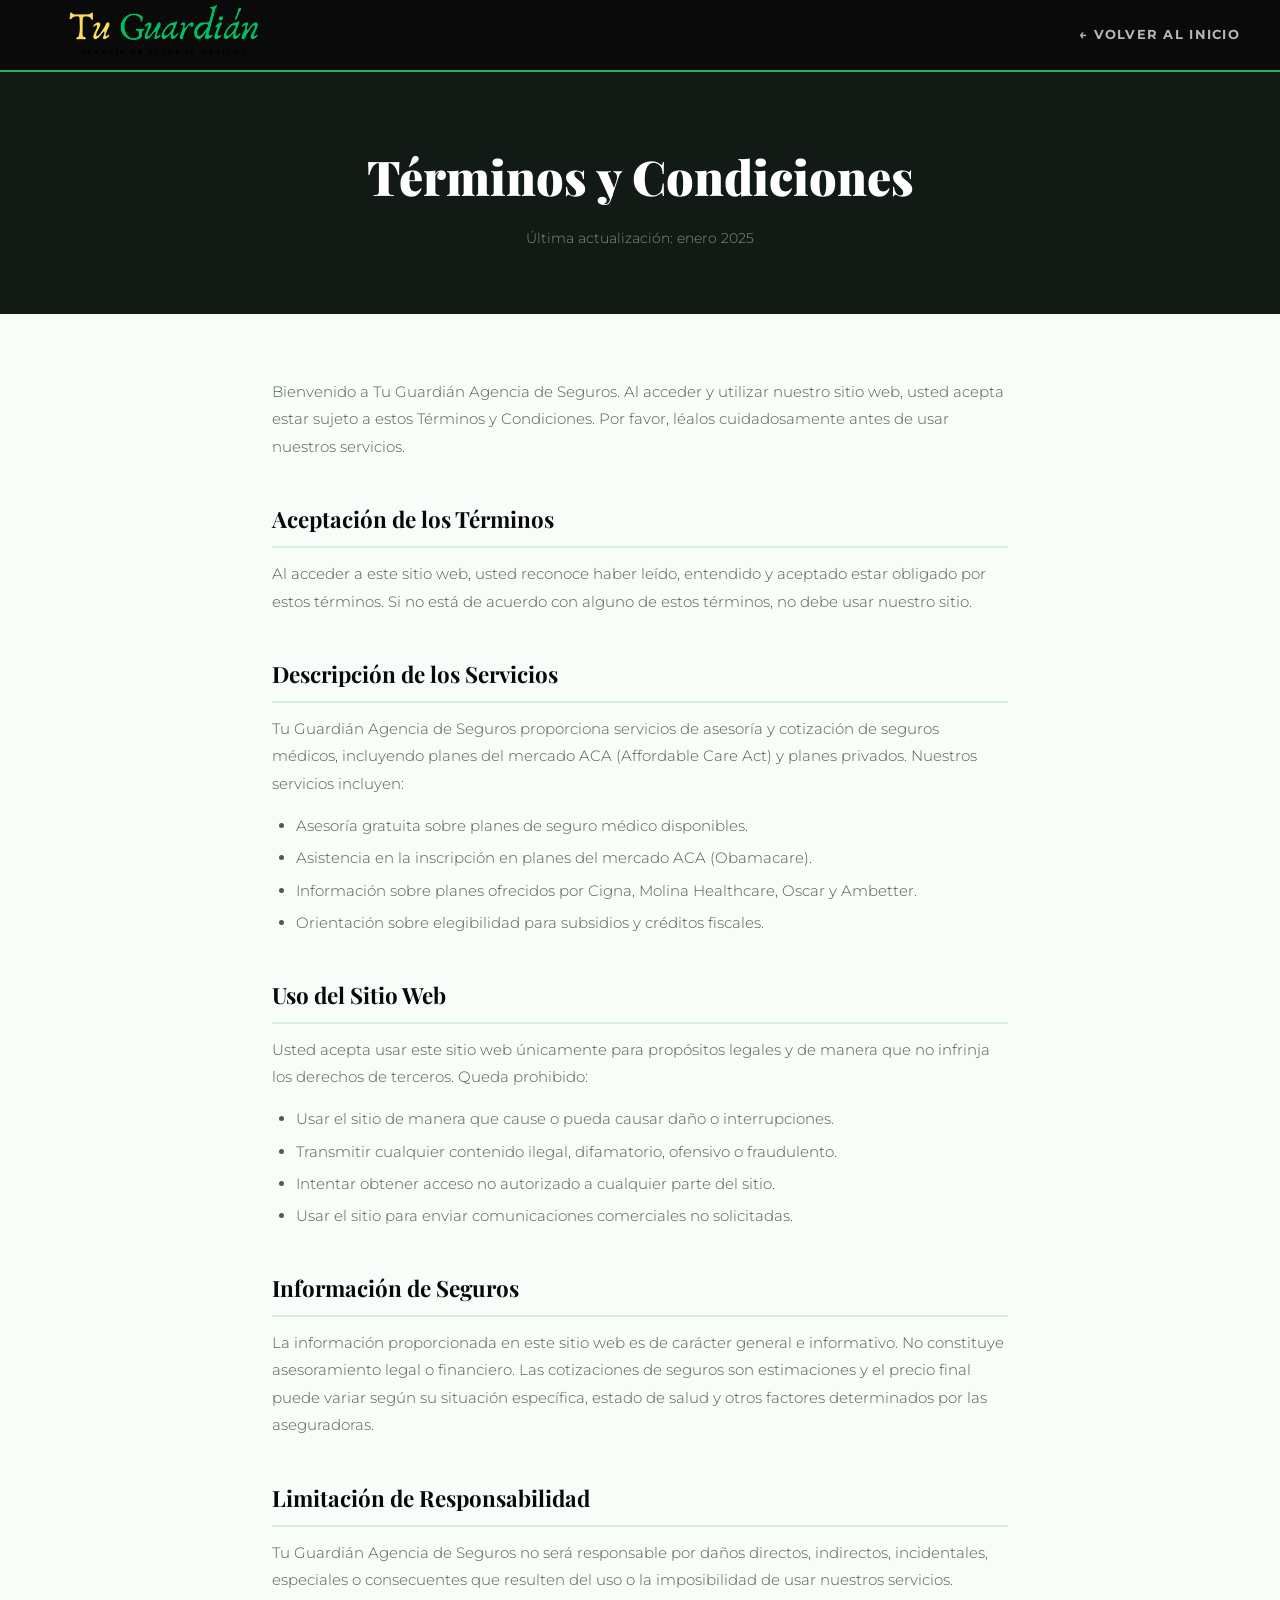
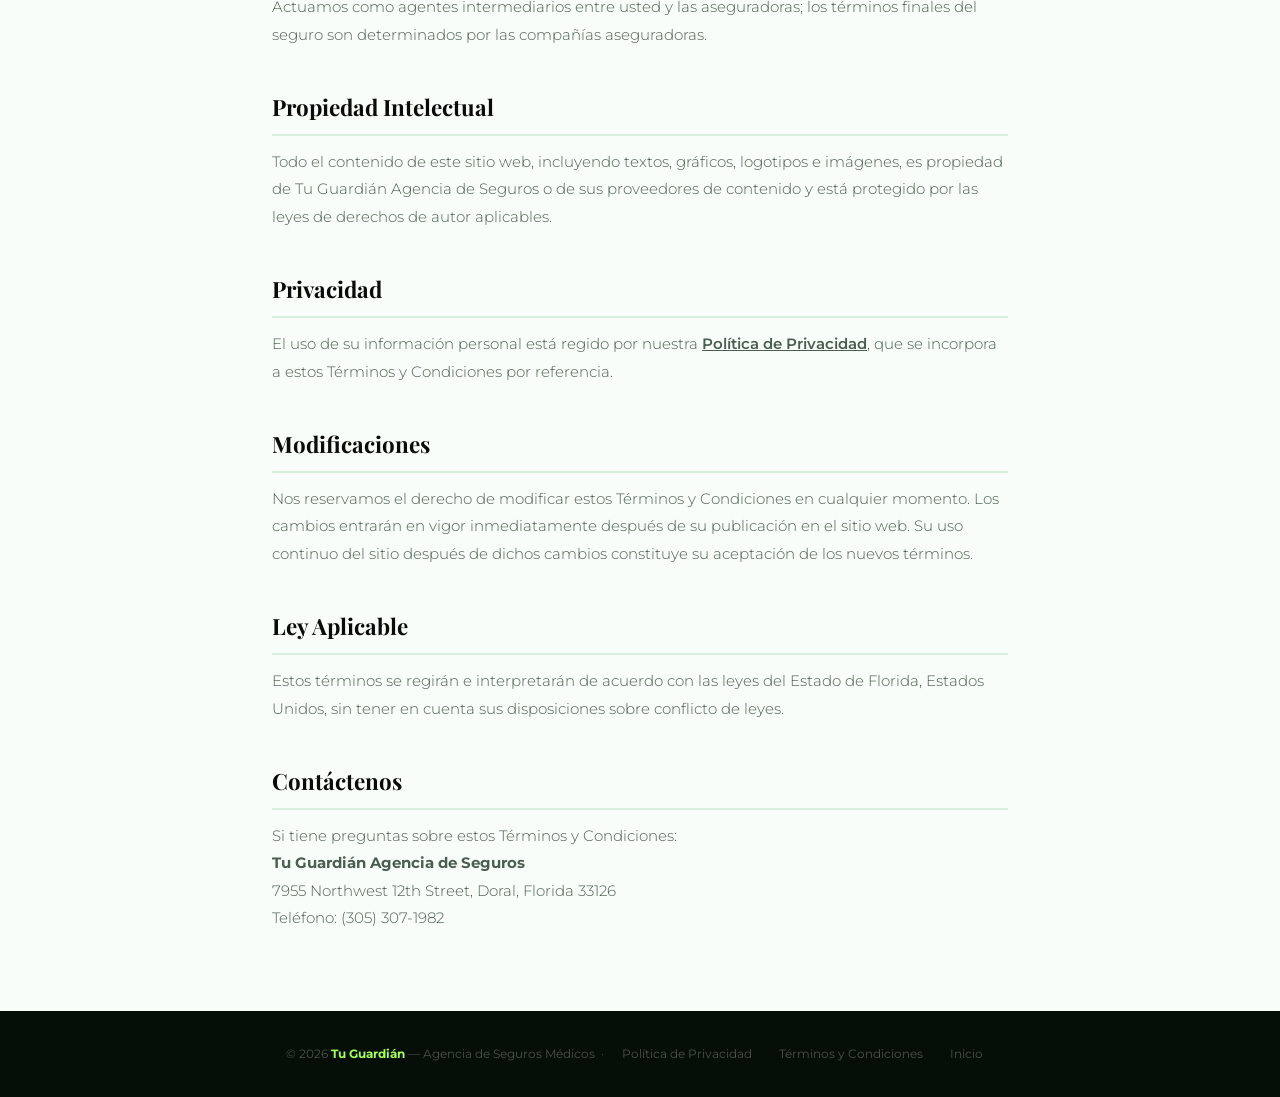
<file: tuguardian-terms.html>
<!DOCTYPE html>
<html lang="es">
<head>
  <meta charset="UTF-8">
  <meta name="viewport" content="width=device-width, initial-scale=1.0">
  <title>Términos y Condiciones | Tu Guardián</title>
  <meta name="description" content="Términos y Condiciones | Tu Guardián">
  <link rel="canonical" href="https://tuguardianteasegura.com/tuguardian-terms.html">
  <meta property="og:type" content="website">
  <meta property="og:site_name" content="Tu Guardián">
  <meta property="og:locale" content="es_US">
  <meta property="og:url" content="https://tuguardianteasegura.com/tuguardian-terms.html">
  <meta property="og:title" content="Términos y Condiciones | Tu Guardián">
  <meta property="og:description" content="Términos y Condiciones | Tu Guardián">
  <meta property="og:image" content="https://tuguardianteasegura.com/og-image.png">
  <meta property="og:image:width" content="1200">
  <meta property="og:image:height" content="630">
  <meta name="twitter:card" content="summary_large_image">
  <link rel="preconnect" href="https://fonts.googleapis.com">
  <link href="https://fonts.googleapis.com/css2?family=Montserrat:wght@300;400;600;700&family=Playfair+Display:wght@700;900&display=swap" rel="stylesheet">
  <style>
    :root { --green:#1DB954; --green-light:#a5ff57; --black:#0a0a0a; --dark:#111a14; --muted:#4a5e4f; --white:#fff; --font:'Montserrat',sans-serif; --display:'Playfair Display',Georgia,serif; }
    *,*::before,*::after{box-sizing:border-box;margin:0;padding:0;}
    body{font-family:var(--font);background:#f9fdf9;color:var(--black);line-height:1.7;}
    nav{background:var(--black);border-bottom:2px solid var(--green);display:flex;align-items:center;justify-content:space-between;padding:0 2.5rem;height:72px;position:sticky;top:0;z-index:100;}
    .nav-logo img{height:56px;width:auto;}
    .nav-back{color:rgba(255,255,255,.7);text-decoration:none;font-size:.8rem;font-weight:700;letter-spacing:.1em;text-transform:uppercase;transition:color .2s;}
    .nav-back:hover{color:var(--green-light);}
    .page-hero{background:var(--dark);padding:4rem 2.5rem;text-align:center;}
    .page-hero h1{font-family:var(--display);font-size:clamp(2rem,4vw,3rem);font-weight:900;color:var(--white);margin-bottom:.5rem;}
    .page-hero p{font-size:.9rem;color:rgba(255,255,255,.5);font-weight:300;}
    .page-content{max-width:800px;margin:0 auto;padding:4rem 2rem;}
    .page-content h2{font-family:var(--display);font-size:1.4rem;font-weight:700;color:var(--black);margin:2.5rem 0 .75rem;padding-bottom:.5rem;border-bottom:2px solid #d8eedd;}
    .page-content p{font-size:.95rem;color:var(--muted);font-weight:300;margin-bottom:1rem;line-height:1.8;}
    .page-content ul{margin:.75rem 0 1rem 1.5rem;}
    .page-content li{font-size:.95rem;color:var(--muted);font-weight:300;margin-bottom:.4rem;}
    footer{background:#060e08;padding:2rem 2.5rem;text-align:center;}
    footer p{font-size:.78rem;color:rgba(255,255,255,.28);}
    footer strong{color:var(--green-light);}
    footer a{color:rgba(255,255,255,.28);text-decoration:none;margin:0 .75rem;}
    footer a:hover{color:var(--green-light);}
  </style>
  <script src="tracking.js"></script>
</head>
<body>
<nav>
  <a href="index.html" class="nav-logo"><img src="[data-uri]" alt="Tu Guardián"></a>
  <a href="index.html" class="nav-back">← Volver al Inicio</a>
</nav>

<div class="page-hero">
  <h1>Términos y Condiciones</h1>
  <p>Última actualización: enero 2025</p>
</div>

<div class="page-content">
  <p>Bienvenido a Tu Guardián Agencia de Seguros. Al acceder y utilizar nuestro sitio web, usted acepta estar sujeto a estos Términos y Condiciones. Por favor, léalos cuidadosamente antes de usar nuestros servicios.</p>

  <h2>Aceptación de los Términos</h2>
  <p>Al acceder a este sitio web, usted reconoce haber leído, entendido y aceptado estar obligado por estos términos. Si no está de acuerdo con alguno de estos términos, no debe usar nuestro sitio.</p>

  <h2>Descripción de los Servicios</h2>
  <p>Tu Guardián Agencia de Seguros proporciona servicios de asesoría y cotización de seguros médicos, incluyendo planes del mercado ACA (Affordable Care Act) y planes privados. Nuestros servicios incluyen:</p>
  <ul>
    <li>Asesoría gratuita sobre planes de seguro médico disponibles.</li>
    <li>Asistencia en la inscripción en planes del mercado ACA (Obamacare).</li>
    <li>Información sobre planes ofrecidos por Cigna, Molina Healthcare, Oscar y Ambetter.</li>
    <li>Orientación sobre elegibilidad para subsidios y créditos fiscales.</li>
  </ul>

  <h2>Uso del Sitio Web</h2>
  <p>Usted acepta usar este sitio web únicamente para propósitos legales y de manera que no infrinja los derechos de terceros. Queda prohibido:</p>
  <ul>
    <li>Usar el sitio de manera que cause o pueda causar daño o interrupciones.</li>
    <li>Transmitir cualquier contenido ilegal, difamatorio, ofensivo o fraudulento.</li>
    <li>Intentar obtener acceso no autorizado a cualquier parte del sitio.</li>
    <li>Usar el sitio para enviar comunicaciones comerciales no solicitadas.</li>
  </ul>

  <h2>Información de Seguros</h2>
  <p>La información proporcionada en este sitio web es de carácter general e informativo. No constituye asesoramiento legal o financiero. Las cotizaciones de seguros son estimaciones y el precio final puede variar según su situación específica, estado de salud y otros factores determinados por las aseguradoras.</p>

  <h2>Limitación de Responsabilidad</h2>
  <p>Tu Guardián Agencia de Seguros no será responsable por daños directos, indirectos, incidentales, especiales o consecuentes que resulten del uso o la imposibilidad de usar nuestros servicios. Actuamos como agentes intermediarios entre usted y las aseguradoras; los términos finales del seguro son determinados por las compañías aseguradoras.</p>

  <h2>Propiedad Intelectual</h2>
  <p>Todo el contenido de este sitio web, incluyendo textos, gráficos, logotipos e imágenes, es propiedad de Tu Guardián Agencia de Seguros o de sus proveedores de contenido y está protegido por las leyes de derechos de autor aplicables.</p>

  <h2>Privacidad</h2>
  <p>El uso de su información personal está regido por nuestra <a href="tuguardian-privacy.html" style="color:var(--green-dark); font-weight:600;">Política de Privacidad</a>, que se incorpora a estos Términos y Condiciones por referencia.</p>

  <h2>Modificaciones</h2>
  <p>Nos reservamos el derecho de modificar estos Términos y Condiciones en cualquier momento. Los cambios entrarán en vigor inmediatamente después de su publicación en el sitio web. Su uso continuo del sitio después de dichos cambios constituye su aceptación de los nuevos términos.</p>

  <h2>Ley Aplicable</h2>
  <p>Estos términos se regirán e interpretarán de acuerdo con las leyes del Estado de Florida, Estados Unidos, sin tener en cuenta sus disposiciones sobre conflicto de leyes.</p>

  <h2>Contáctenos</h2>
  <p>Si tiene preguntas sobre estos Términos y Condiciones:<br>
  <strong>Tu Guardián Agencia de Seguros</strong><br>
  7955 Northwest 12th Street, Doral, Florida 33126<br>
  Teléfono: (305) 307-1982</p>
</div>

<footer>
  <p>© 2026 <strong>Tu Guardián</strong> — Agencia de Seguros Médicos &nbsp;·&nbsp;
  <a href="tuguardian-privacy.html">Política de Privacidad</a>
  <a href="tuguardian-terms.html">Términos y Condiciones</a>
  <a href="index.html">Inicio</a></p>
</footer>
</body>
</html>
</file>
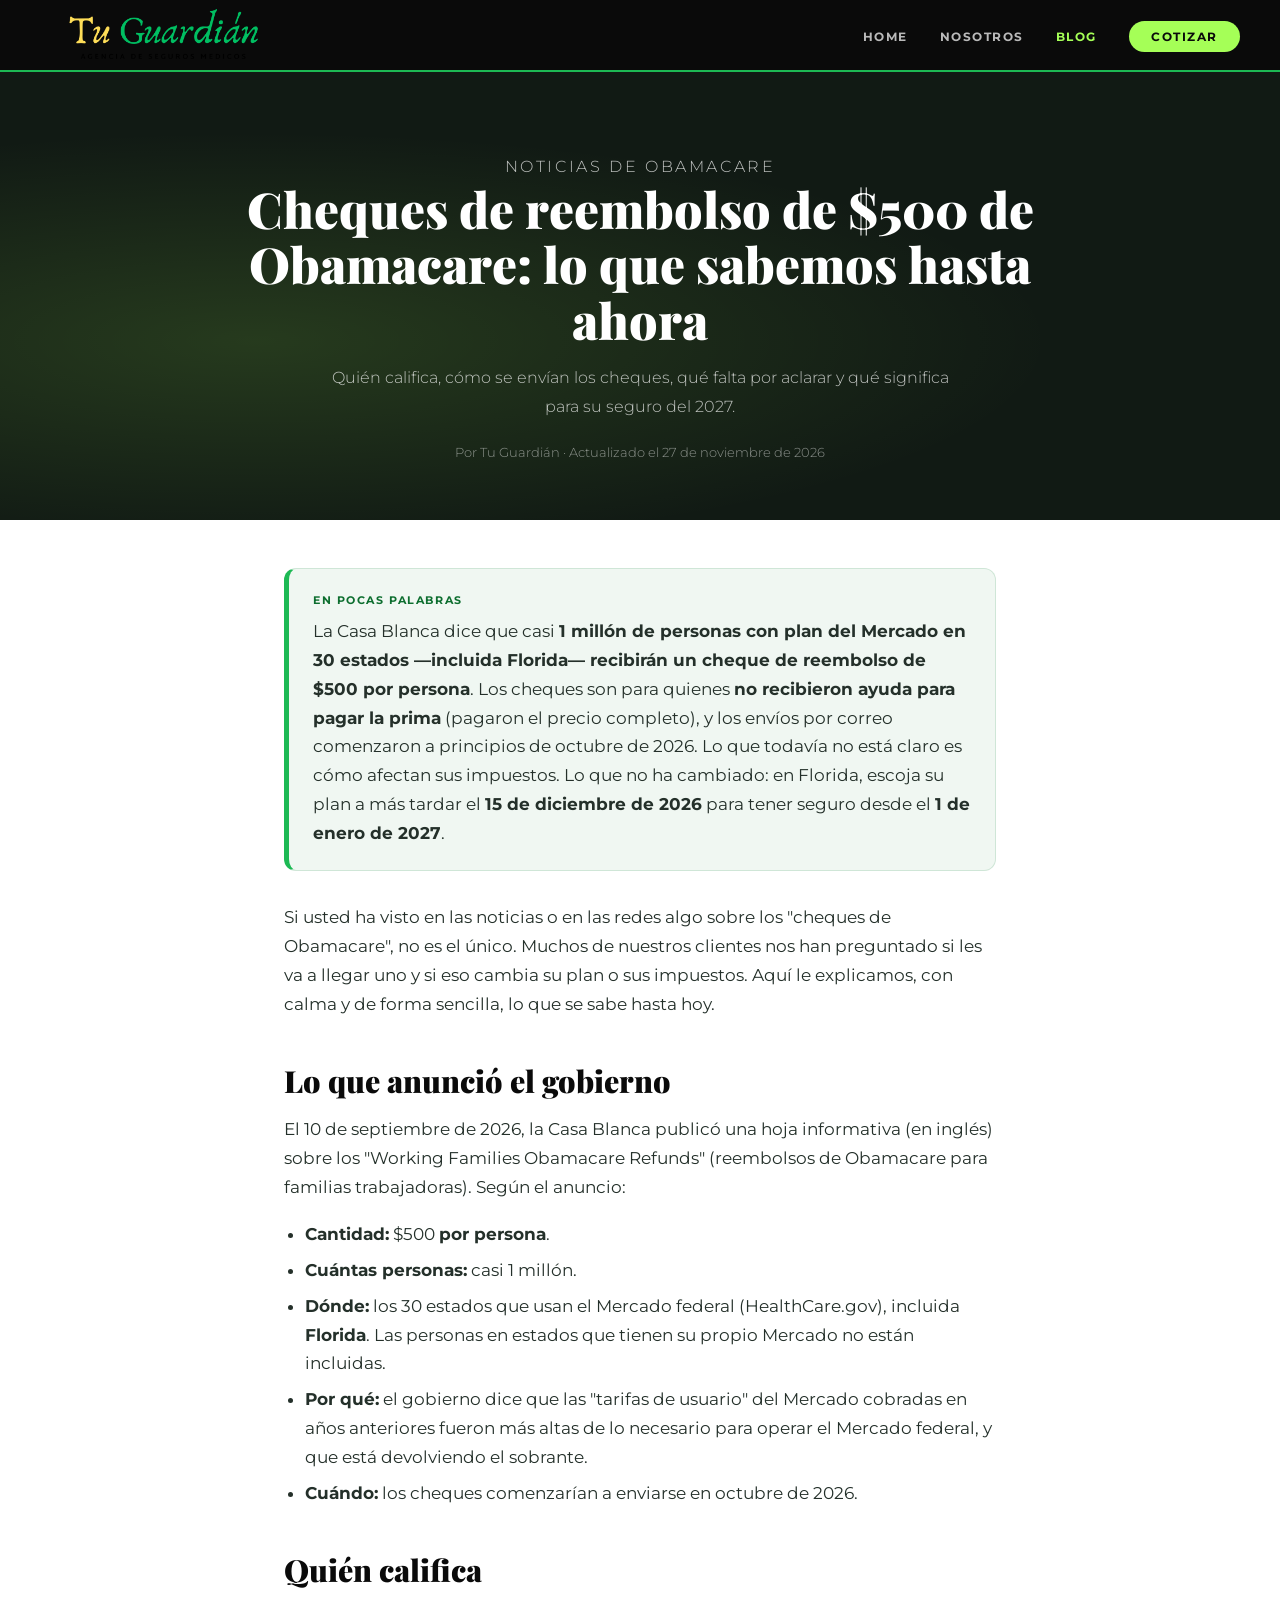
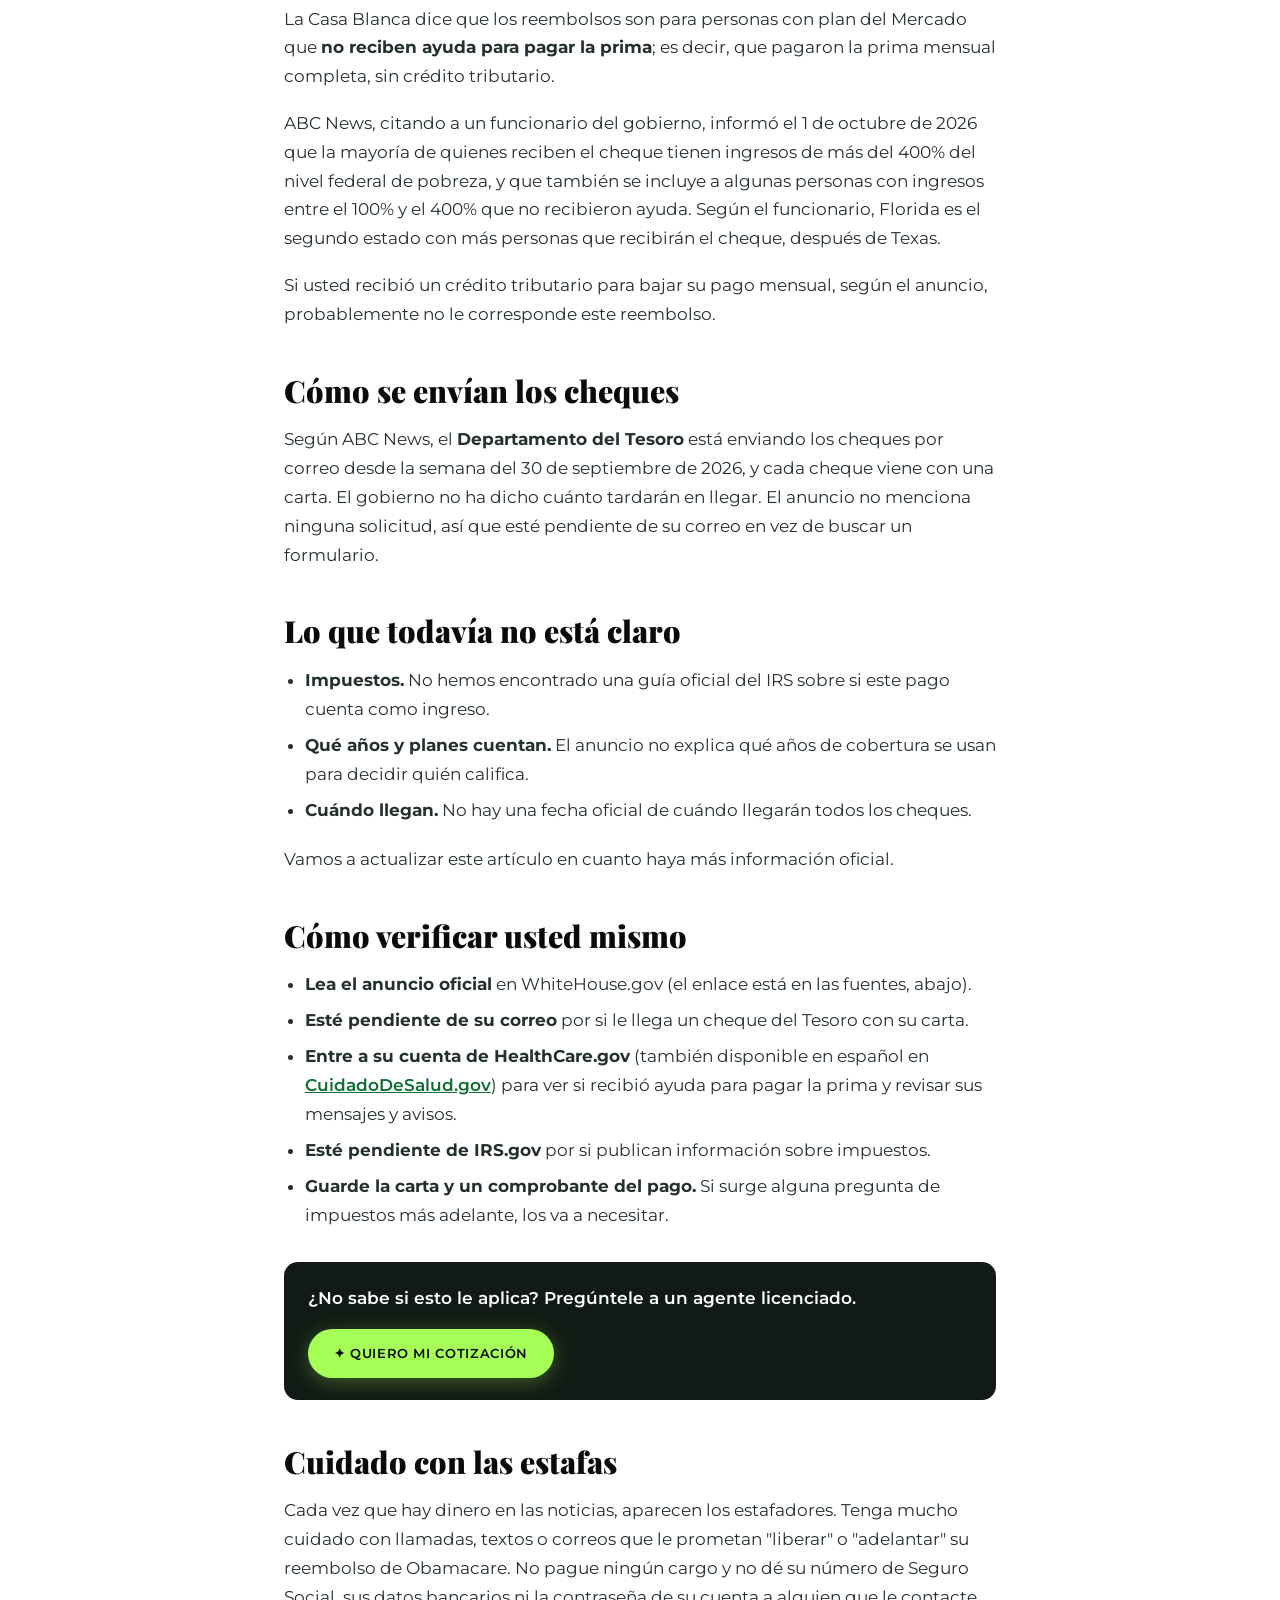
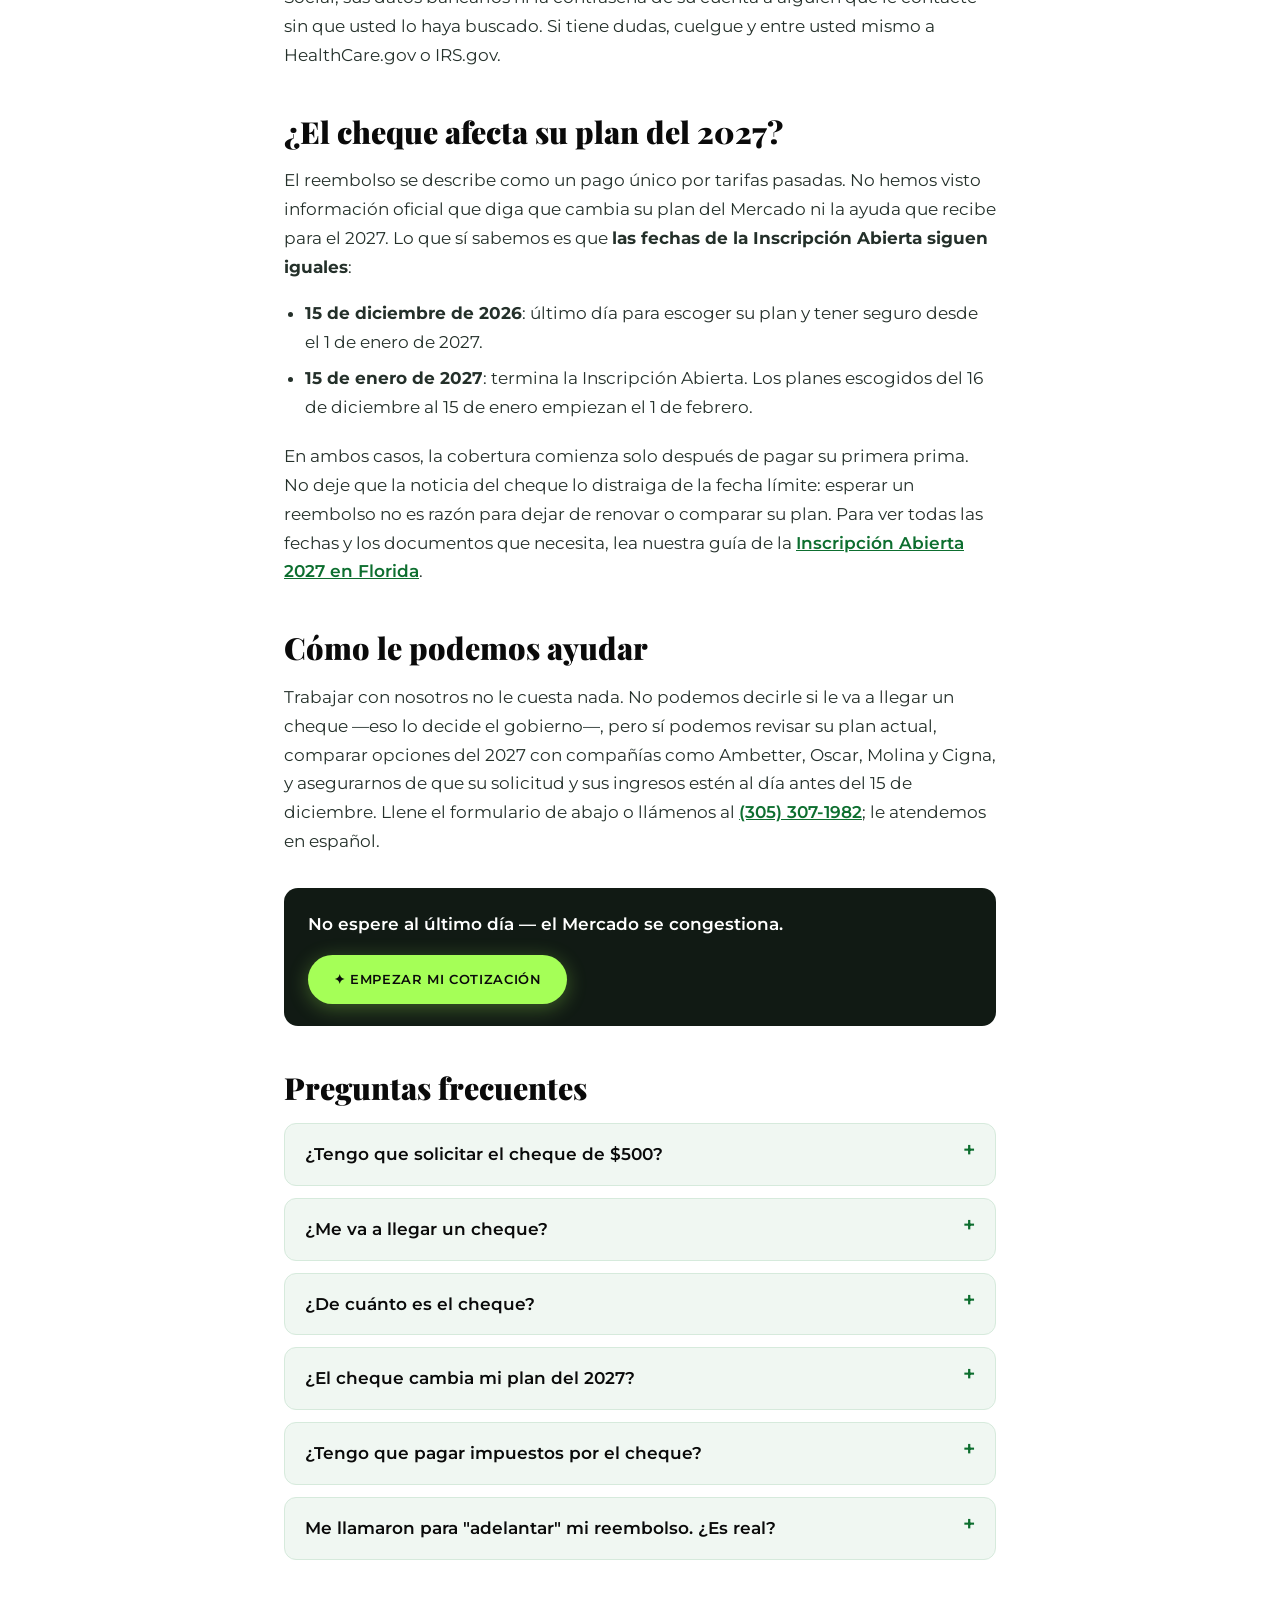
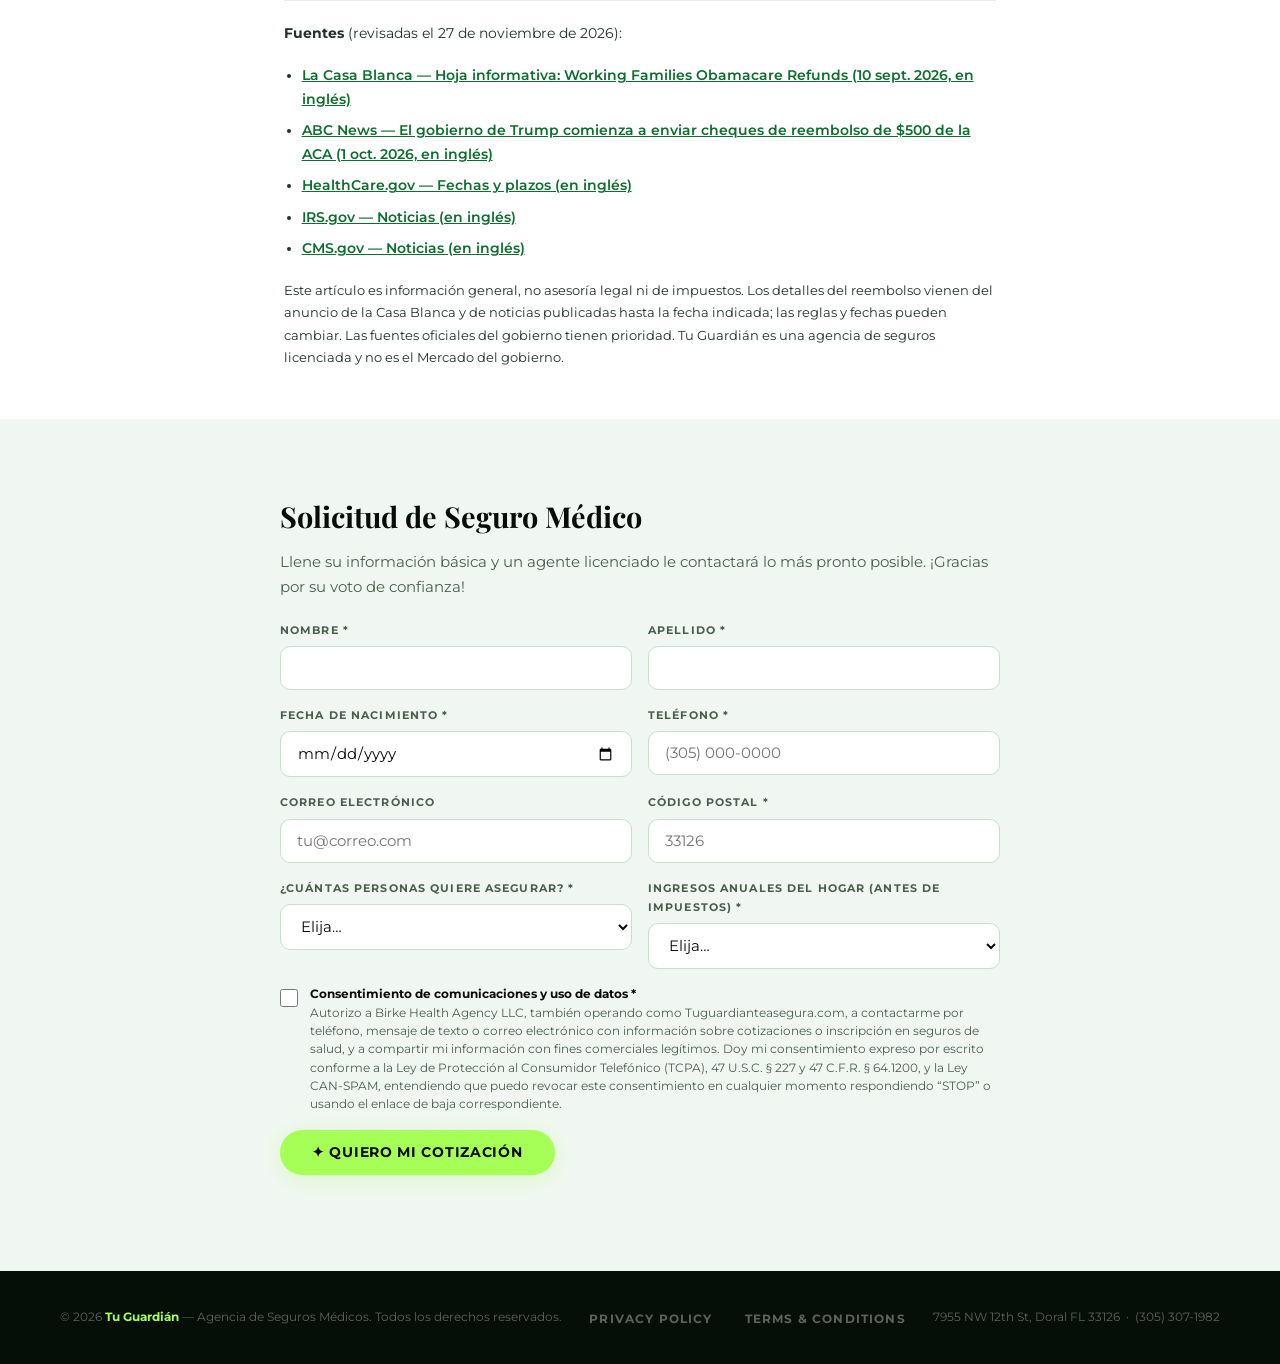
<file: blog/cheques-reembolso-aca-2026.html>
<!DOCTYPE html>
<html lang="es">
<head>
  <meta charset="UTF-8">
  <meta name="viewport" content="width=device-width, initial-scale=1.0">
  <title>Cheques de reembolso de $500 de Obamacare: lo que sabemos | Tu Guardián</title>
  <meta name="description" content="La Casa Blanca dice que casi 1 millón de personas con plan del Mercado en 30 estados, incluida Florida, recibirán un cheque de reembolso de $500 por persona. Quién califica, cuándo se envían, qué falta por aclarar y por qué la fecha límite del 15 de diciembre sigue igual.">
  <link rel="canonical" href="https://tuguardianteasegura.com/blog/cheques-reembolso-aca-2026.html">
  <meta property="og:type" content="article">
  <meta property="og:site_name" content="Tu Guardián">
  <meta property="og:locale" content="es_US">
  <meta property="og:url" content="https://tuguardianteasegura.com/blog/cheques-reembolso-aca-2026.html">
  <meta property="og:title" content="Cheques de reembolso de $500 de Obamacare: lo que sabemos hasta ahora">
  <meta property="og:description" content="Quién califica para los cheques de $500 por persona, cuándo se envían y qué falta por aclarar.">
  <meta property="og:image" content="https://tuguardianteasegura.com/og-image.png">
  <meta property="og:image:width" content="1200">
  <meta property="og:image:height" content="630">
  <meta name="twitter:card" content="summary_large_image">
  <link rel="preconnect" href="https://fonts.googleapis.com">
  <link rel="preconnect" href="https://fonts.gstatic.com" crossorigin>
  <link href="https://fonts.googleapis.com/css2?family=Montserrat:wght@300;400;600;700&family=Playfair+Display:wght@700;900&display=swap" rel="stylesheet">
  <link rel="stylesheet" href="blog.css">
  <script type="application/ld+json">
  {
    "@context": "https://schema.org",
    "@type": "Article",
    "headline": "Cheques de reembolso de $500 de Obamacare: lo que sabemos hasta ahora",
    "datePublished": "2026-11-27",
    "dateModified": "2026-11-27",
    "inLanguage": "es-US",
    "image": "https://tuguardianteasegura.com/og-image.png",
    "author": { "@type": "Organization", "name": "Tu Guardián" },
    "publisher": { "@type": "Organization", "name": "Tu Guardián", "logo": { "@type": "ImageObject", "url": "https://tuguardianteasegura.com/logo.webp" } },
    "mainEntityOfPage": "https://tuguardianteasegura.com/blog/cheques-reembolso-aca-2026.html"
  }
  </script>
  <script type="application/ld+json">
  {
    "@context": "https://schema.org",
    "@type": "FAQPage",
    "mainEntity": [
      { "@type": "Question", "name": "¿Tengo que solicitar el cheque de reembolso de $500?",
        "acceptedAnswer": { "@type": "Answer", "text": "El anuncio de la Casa Blanca no menciona ninguna solicitud. Según el gobierno, el Departamento del Tesoro envía los cheques por correo junto con una carta. Nunca le pague a nadie ni dé sus datos personales o bancarios para reclamar un reembolso." } },
      { "@type": "Question", "name": "¿Quién califica para el cheque de reembolso de $500?",
        "acceptedAnswer": { "@type": "Answer", "text": "Según la Casa Blanca, los cheques son para personas con plan del Mercado que no recibieron ayuda para pagar la prima (pagaron el precio completo) en los 30 estados que usan el Mercado federal, incluida Florida. La cantidad es $500 por persona." } },
      { "@type": "Question", "name": "¿El cheque cambia mi plan de seguro para 2027?",
        "acceptedAnswer": { "@type": "Answer", "text": "No hemos visto información oficial que diga eso. Las reglas de la Inscripción Abierta siguen iguales: en Florida, escoja su plan a más tardar el 15 de diciembre de 2026 para tener cobertura desde el 1 de enero de 2027." } },
      { "@type": "Question", "name": "¿Tengo que pagar impuestos por el cheque?",
        "acceptedAnswer": { "@type": "Answer", "text": "Todavía no hemos encontrado una guía oficial del IRS sobre esto. Guarde cualquier carta o comprobante de pago que reciba y consulte con un profesional de impuestos cuando haga su declaración." } },
      { "@type": "Question", "name": "¿Cuesta algo trabajar con un agente licenciado?",
        "acceptedAnswer": { "@type": "Answer", "text": "No hay ningún cargo por trabajar con Tu Guardián. Le ayudamos a comparar planes e inscribirse." } }
    ]
  }
  </script>
  <script src="../tracking.js"></script>
</head>
<body>

<nav>
  <a href="/" class="nav-logo"><img src="../logo.webp" alt="Tu Guardián — Agencia de Seguros Médicos"></a>
  <ul class="nav-links" id="navLinks">
    <li><a href="/">Home</a></li>
    <li><a href="/#nosotros">Nosotros</a></li>
    <li><a href="./" class="active">Blog</a></li>
    <li><a href="#cotizar" class="nav-cta">Cotizar</a></li>
  </ul>
  <button class="hamburger" id="menuBtn" aria-label="Menú"><span></span><span></span><span></span></button>
</nav>

<header class="page-hero">
  <p class="page-hero-label">Noticias de Obamacare</p>
  <h1>Cheques de reembolso de $500 de Obamacare: lo que sabemos hasta ahora</h1>
  <p>Quién califica, cómo se envían los cheques, qué falta por aclarar y qué significa para su seguro del 2027.</p>
  <p class="meta">Por Tu Guardián · Actualizado el 27 de noviembre de 2026</p>
</header>

<main class="article">

  <div class="answer-box">
    <p class="label">En pocas palabras</p>
    <p>La Casa Blanca dice que casi <strong>1 millón de personas con plan del Mercado en 30 estados —incluida Florida— recibirán un cheque de reembolso de $500 por persona</strong>. Los cheques son para quienes <strong>no recibieron ayuda para pagar la prima</strong> (pagaron el precio completo), y los envíos por correo comenzaron a principios de octubre de 2026. Lo que todavía no está claro es cómo afectan sus impuestos. Lo que no ha cambiado: en Florida, escoja su plan a más tardar el <strong>15 de diciembre de 2026</strong> para tener seguro desde el <strong>1 de enero de 2027</strong>.</p>
  </div>

  <p>Si usted ha visto en las noticias o en las redes algo sobre los "cheques de Obamacare", no es el único. Muchos de nuestros clientes nos han preguntado si les va a llegar uno y si eso cambia su plan o sus impuestos. Aquí le explicamos, con calma y de forma sencilla, lo que se sabe hasta hoy.</p>

  <h2>Lo que anunció el gobierno</h2>
  <p>El 10 de septiembre de 2026, la Casa Blanca publicó una hoja informativa (en inglés) sobre los "Working Families Obamacare Refunds" (reembolsos de Obamacare para familias trabajadoras). Según el anuncio:</p>
  <ul>
    <li><strong>Cantidad:</strong> $500 <strong>por persona</strong>.</li>
    <li><strong>Cuántas personas:</strong> casi 1 millón.</li>
    <li><strong>Dónde:</strong> los 30 estados que usan el Mercado federal (HealthCare.gov), incluida <strong>Florida</strong>. Las personas en estados que tienen su propio Mercado no están incluidas.</li>
    <li><strong>Por qué:</strong> el gobierno dice que las "tarifas de usuario" del Mercado cobradas en años anteriores fueron más altas de lo necesario para operar el Mercado federal, y que está devolviendo el sobrante.</li>
    <li><strong>Cuándo:</strong> los cheques comenzarían a enviarse en octubre de 2026.</li>
  </ul>

  <h2>Quién califica</h2>
  <p>La Casa Blanca dice que los reembolsos son para personas con plan del Mercado que <strong>no reciben ayuda para pagar la prima</strong>; es decir, que pagaron la prima mensual completa, sin crédito tributario.</p>
  <p>ABC News, citando a un funcionario del gobierno, informó el 1 de octubre de 2026 que la mayoría de quienes reciben el cheque tienen ingresos de más del 400% del nivel federal de pobreza, y que también se incluye a algunas personas con ingresos entre el 100% y el 400% que no recibieron ayuda. Según el funcionario, Florida es el segundo estado con más personas que recibirán el cheque, después de Texas.</p>
  <p>Si usted recibió un crédito tributario para bajar su pago mensual, según el anuncio, probablemente no le corresponde este reembolso.</p>

  <h2>Cómo se envían los cheques</h2>
  <p>Según ABC News, el <strong>Departamento del Tesoro</strong> está enviando los cheques por correo desde la semana del 30 de septiembre de 2026, y cada cheque viene con una carta. El gobierno no ha dicho cuánto tardarán en llegar. El anuncio no menciona ninguna solicitud, así que esté pendiente de su correo en vez de buscar un formulario.</p>

  <h2>Lo que todavía no está claro</h2>
  <ul>
    <li><strong>Impuestos.</strong> No hemos encontrado una guía oficial del IRS sobre si este pago cuenta como ingreso.</li>
    <li><strong>Qué años y planes cuentan.</strong> El anuncio no explica qué años de cobertura se usan para decidir quién califica.</li>
    <li><strong>Cuándo llegan.</strong> No hay una fecha oficial de cuándo llegarán todos los cheques.</li>
  </ul>
  <p>Vamos a actualizar este artículo en cuanto haya más información oficial.</p>

  <h2>Cómo verificar usted mismo</h2>
  <ul>
    <li><strong>Lea el anuncio oficial</strong> en WhiteHouse.gov (el enlace está en las fuentes, abajo).</li>
    <li><strong>Esté pendiente de su correo</strong> por si le llega un cheque del Tesoro con su carta.</li>
    <li><strong>Entre a su cuenta de HealthCare.gov</strong> (también disponible en español en <a href="https://www.cuidadodesalud.gov/es/" rel="noopener">CuidadoDeSalud.gov</a>) para ver si recibió ayuda para pagar la prima y revisar sus mensajes y avisos.</li>
    <li><strong>Esté pendiente de IRS.gov</strong> por si publican información sobre impuestos.</li>
    <li><strong>Guarde la carta y un comprobante del pago.</strong> Si surge alguna pregunta de impuestos más adelante, los va a necesitar.</li>
  </ul>

  <div class="inline-cta">
    <p>¿No sabe si esto le aplica? Pregúntele a un agente licenciado.</p>
    <a href="#cotizar" class="btn-pill">✦ Quiero Mi Cotización</a>
  </div>

  <h2>Cuidado con las estafas</h2>
  <p>Cada vez que hay dinero en las noticias, aparecen los estafadores. Tenga mucho cuidado con llamadas, textos o correos que le prometan "liberar" o "adelantar" su reembolso de Obamacare. No pague ningún cargo y no dé su número de Seguro Social, sus datos bancarios ni la contraseña de su cuenta a alguien que le contacte sin que usted lo haya buscado. Si tiene dudas, cuelgue y entre usted mismo a HealthCare.gov o IRS.gov.</p>

  <h2>¿El cheque afecta su plan del 2027?</h2>
  <p>El reembolso se describe como un pago único por tarifas pasadas. No hemos visto información oficial que diga que cambia su plan del Mercado ni la ayuda que recibe para el 2027. Lo que sí sabemos es que <strong>las fechas de la Inscripción Abierta siguen iguales</strong>:</p>
  <ul>
    <li><strong>15 de diciembre de 2026</strong>: último día para escoger su plan y tener seguro desde el 1 de enero de 2027.</li>
    <li><strong>15 de enero de 2027</strong>: termina la Inscripción Abierta. Los planes escogidos del 16 de diciembre al 15 de enero empiezan el 1 de febrero.</li>
  </ul>
  <p>En ambos casos, la cobertura comienza solo después de pagar su primera prima. No deje que la noticia del cheque lo distraiga de la fecha límite: esperar un reembolso no es razón para dejar de renovar o comparar su plan. Para ver todas las fechas y los documentos que necesita, lea nuestra guía de la <a href="inscripcion-abierta-2027-florida-fechas.html">Inscripción Abierta 2027 en Florida</a>.</p>

  <h2>Cómo le podemos ayudar</h2>
  <p>Trabajar con nosotros no le cuesta nada. No podemos decirle si le va a llegar un cheque —eso lo decide el gobierno—, pero sí podemos revisar su plan actual, comparar opciones del 2027 con compañías como Ambetter, Oscar, Molina y Cigna, y asegurarnos de que su solicitud y sus ingresos estén al día antes del 15 de diciembre. Llene el formulario de abajo o llámenos al <a href="tel:3053071982">(305) 307-1982</a>; le atendemos en español.</p>

  <div class="inline-cta">
    <p>No espere al último día — el Mercado se congestiona.</p>
    <a href="#cotizar" class="btn-pill">✦ Empezar Mi Cotización</a>
  </div>

  <h2>Preguntas frecuentes</h2>
  <div class="faq">
    <details><summary>¿Tengo que solicitar el cheque de $500?</summary><p>El anuncio de la Casa Blanca no menciona ninguna solicitud. Según el gobierno, el Departamento del Tesoro envía los cheques por correo con una carta. Nunca le pague a nadie ni comparta sus datos personales o bancarios para reclamar un reembolso.</p></details>
    <details><summary>¿Me va a llegar un cheque?</summary><p>Según la Casa Blanca, los cheques son para personas con plan del Mercado en 30 estados con Mercado federal, incluida Florida, que no recibieron ayuda para pagar la prima. Si usted recibió un crédito tributario, según el anuncio, probablemente no está incluido.</p></details>
    <details><summary>¿De cuánto es el cheque?</summary><p>$500 por persona, según la Casa Blanca.</p></details>
    <details><summary>¿El cheque cambia mi plan del 2027?</summary><p>No hemos visto información oficial que diga eso. La fecha límite sigue siendo el 15 de diciembre de 2026 para tener seguro desde el 1 de enero de 2027.</p></details>
    <details><summary>¿Tengo que pagar impuestos por el cheque?</summary><p>Todavía no hemos encontrado una guía oficial del IRS. Guarde su carta o comprobante de pago y consulte con un profesional de impuestos cuando haga su declaración.</p></details>
    <details><summary>Me llamaron para "adelantar" mi reembolso. ¿Es real?</summary><p>Tenga mucho cuidado. No pague ningún cargo ni dé su Seguro Social, sus datos bancarios o su contraseña. Mejor entre usted mismo a HealthCare.gov o IRS.gov.</p></details>
  </div>

  <div class="sources">
    <p><strong>Fuentes</strong> (revisadas el 27 de noviembre de 2026):</p>
    <ul>
      <li><a href="https://www.whitehouse.gov/fact-sheets/2026/09/fact-sheet-president-donald-j-trump-announces-the-working-families-obamacare-refunds/" rel="noopener">La Casa Blanca — Hoja informativa: Working Families Obamacare Refunds (10 sept. 2026, en inglés)</a></li>
      <li><a href="https://abcnews.com/Health/trump-administration-begins-mailing-500-aca-refund-checks/story?id=136915170" rel="noopener">ABC News — El gobierno de Trump comienza a enviar cheques de reembolso de $500 de la ACA (1 oct. 2026, en inglés)</a></li>
      <li><a href="https://www.healthcare.gov/quick-guide/dates-and-deadlines/" rel="noopener">HealthCare.gov — Fechas y plazos (en inglés)</a></li>
      <li><a href="https://www.irs.gov/newsroom" rel="noopener">IRS.gov — Noticias (en inglés)</a></li>
      <li><a href="https://www.cms.gov/newsroom" rel="noopener">CMS.gov — Noticias (en inglés)</a></li>
    </ul>
    <p class="disclaimer">Este artículo es información general, no asesoría legal ni de impuestos. Los detalles del reembolso vienen del anuncio de la Casa Blanca y de noticias publicadas hasta la fecha indicada; las reglas y fechas pueden cambiar. Las fuentes oficiales del gobierno tienen prioridad. Tu Guardián es una agencia de seguros licenciada y no es el Mercado del gobierno.</p>
  </div>
</main>

<section class="contact">
  <div id="cotizar" class="quote-wrap">
    <h2 class="form-title">Solicitud de Seguro Médico</h2>
    <p class="quote-intro">Llene su información básica y un agente licenciado le contactará lo más pronto posible. ¡Gracias por su voto de confianza!</p>
    <form class="quote-form" data-site="tuguardian" data-lang="es"
          data-endpoint="https://bha-crm.onrender.com/api/public/quote-request" novalidate>
      <div class="form-row">
        <div class="form-field"><label for="q-first">Nombre *</label><input type="text" id="q-first" name="firstName" autocomplete="given-name" maxlength="60"></div>
        <div class="form-field"><label for="q-last">Apellido *</label><input type="text" id="q-last" name="lastName" autocomplete="family-name" maxlength="60"></div>
      </div>
      <div class="form-row">
        <div class="form-field"><label for="q-dob">Fecha de nacimiento *</label><input type="date" id="q-dob" name="dob" autocomplete="bday" min="1900-01-01"></div>
        <div class="form-field"><label for="q-phone">Teléfono *</label><input type="tel" id="q-phone" name="phone" autocomplete="tel" inputmode="tel" placeholder="(305) 000-0000" maxlength="20"></div>
      </div>
      <div class="form-row">
        <div class="form-field"><label for="q-email">Correo electrónico</label><input type="email" id="q-email" name="email" autocomplete="email" placeholder="tu@correo.com" maxlength="120"></div>
        <div class="form-field"><label for="q-zip">Código postal *</label><input type="text" id="q-zip" name="zip" autocomplete="postal-code" inputmode="numeric" maxlength="5" placeholder="33126"></div>
      </div>
      <div class="form-row">
        <div class="form-field"><label for="q-people">¿Cuántas personas quiere asegurar? *</label>
          <select id="q-people" name="people"><option value="">Elija…</option><option value="1">1 – Individual</option><option value="2">2 – Personas</option><option value="3+">3 o más – Plan familiar</option></select></div>
        <div class="form-field"><label for="q-income">Ingresos anuales del hogar (antes de impuestos) *</label>
          <select id="q-income" name="income"><option value="">Elija…</option><option value="0-21000">$0 a $21,000</option><option value="21000-45000">$21,000 a $45,000</option><option value="45000-80000">$45,000 a $80,000</option><option value="80000+">$80,000 o más</option></select></div>
      </div>
      <div class="quote-hp" aria-hidden="true"><label for="q-company">Empresa</label><input type="text" id="q-company" name="company" tabindex="-1" autocomplete="off"></div>
      <div class="quote-consent">
        <label>
          <input type="checkbox" name="consent">
          <span><strong>Consentimiento de comunicaciones y uso de datos *</strong><br>
          Autorizo a Birke Health Agency LLC, también operando como Tuguardianteasegura.com, a contactarme por teléfono, mensaje de texto o correo electrónico con información sobre cotizaciones o inscripción en seguros de salud, y a compartir mi información con fines comerciales legítimos. Doy mi consentimiento expreso por escrito conforme a la Ley de Protección al Consumidor Telefónico (TCPA), 47 U.S.C. § 227 y 47 C.F.R. § 64.1200, y la Ley CAN-SPAM, entendiendo que puedo revocar este consentimiento en cualquier momento respondiendo “STOP” o usando el enlace de baja correspondiente.</span>
        </label>
      </div>
      <button type="submit" class="btn-submit">✦ Quiero Mi Cotización</button>
      <p class="quote-status" role="alert"></p>
    </form>
    <div class="form-success quote-success" tabindex="-1" hidden>
      ✅ ¡Gracias! Un agente licenciado le contactará pronto.<br>
      ¿Necesita ayuda ahora? Llame al <a href="tel:+13053071982">(305) 307-1982</a>.
    </div>
  </div>
</section>

<footer>
  <div class="footer-inner">
    <p class="footer-copy">© 2026 <strong>Tu Guardián</strong> — Agencia de Seguros Médicos. Todos los derechos reservados.</p>
    <ul class="footer-nav">
      <li><a href="../tuguardian-privacy.html">Privacy Policy</a></li>
      <li><a href="../tuguardian-terms.html">Terms &amp; Conditions</a></li>
    </ul>
    <p class="footer-copy">7955 NW 12th St, Doral FL 33126 &nbsp;·&nbsp; <a href="tel:3053071982">(305) 307-1982</a></p>
  </div>
</footer>

<script src="../quote-form.js" defer></script>
<script>
  document.getElementById('menuBtn').addEventListener('click', function () {
    document.getElementById('navLinks').classList.toggle('open');
  });
</script>
</body>
</html>
</file>
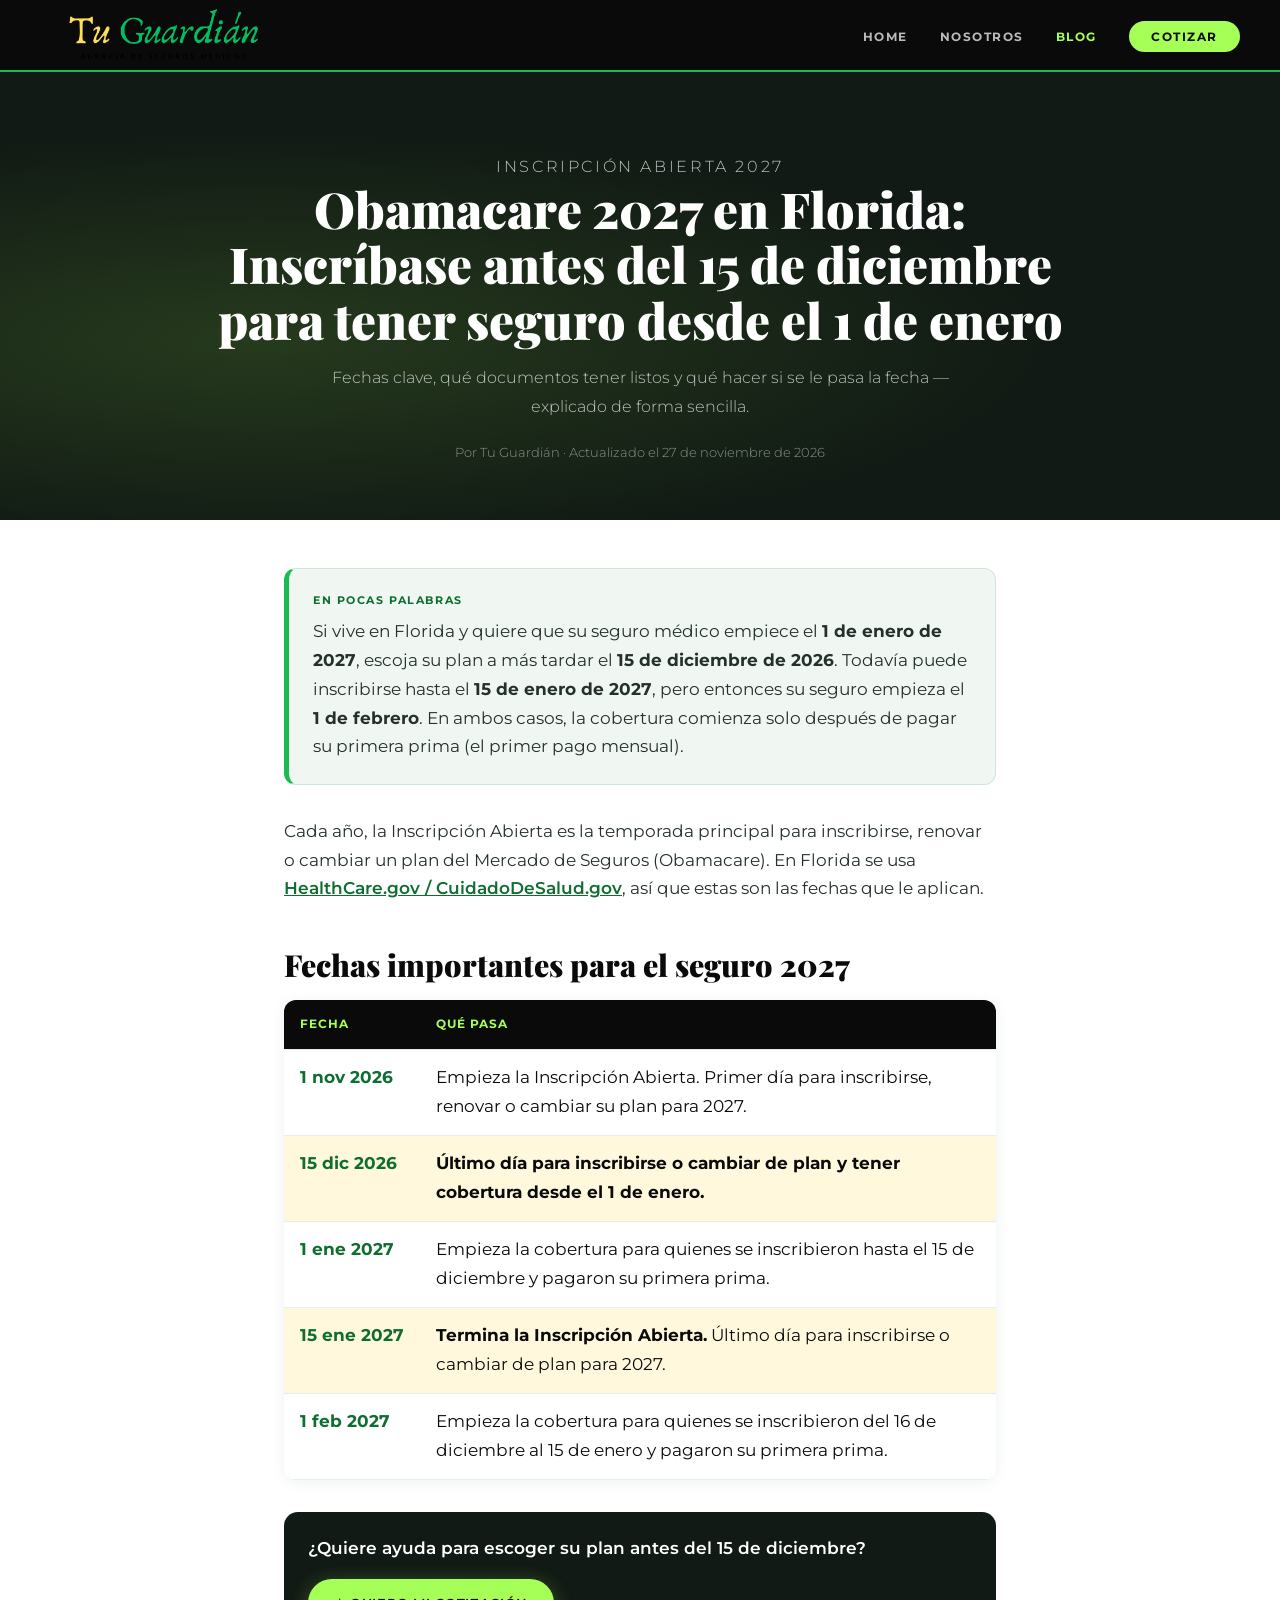
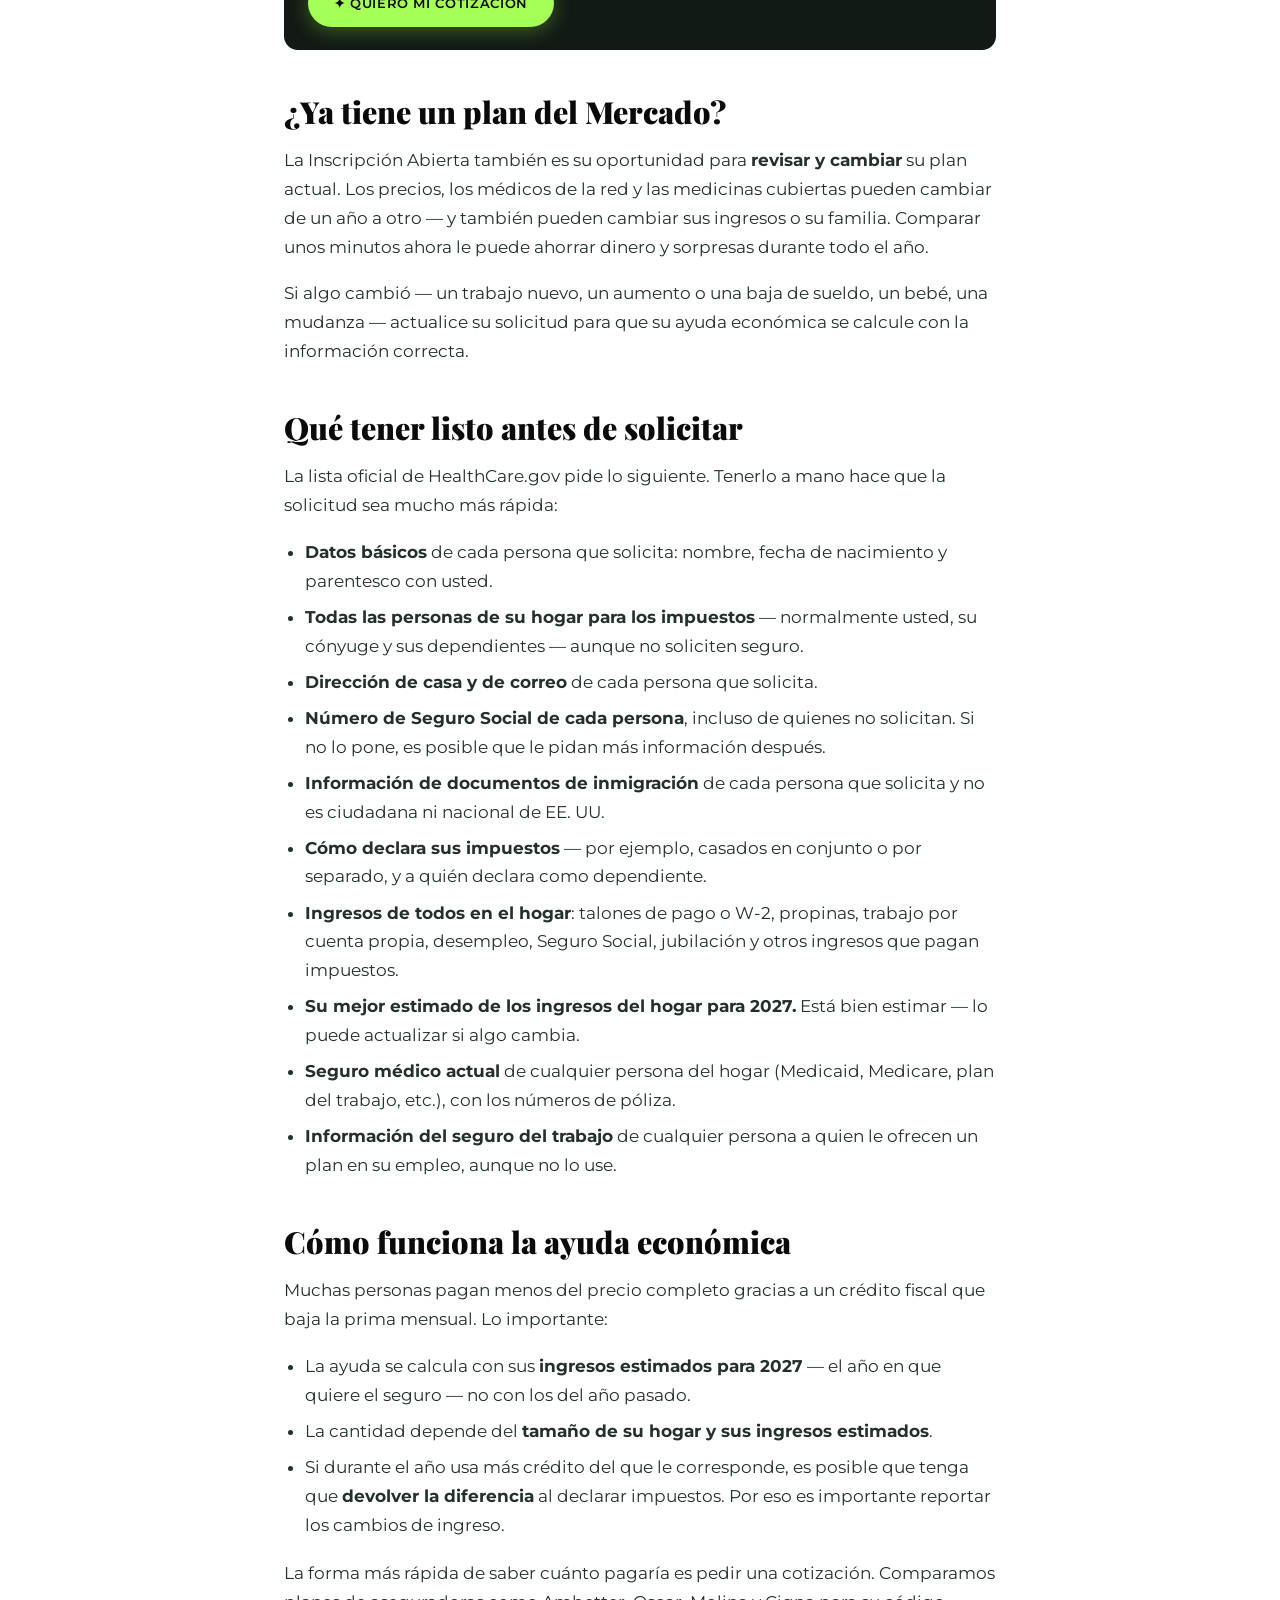
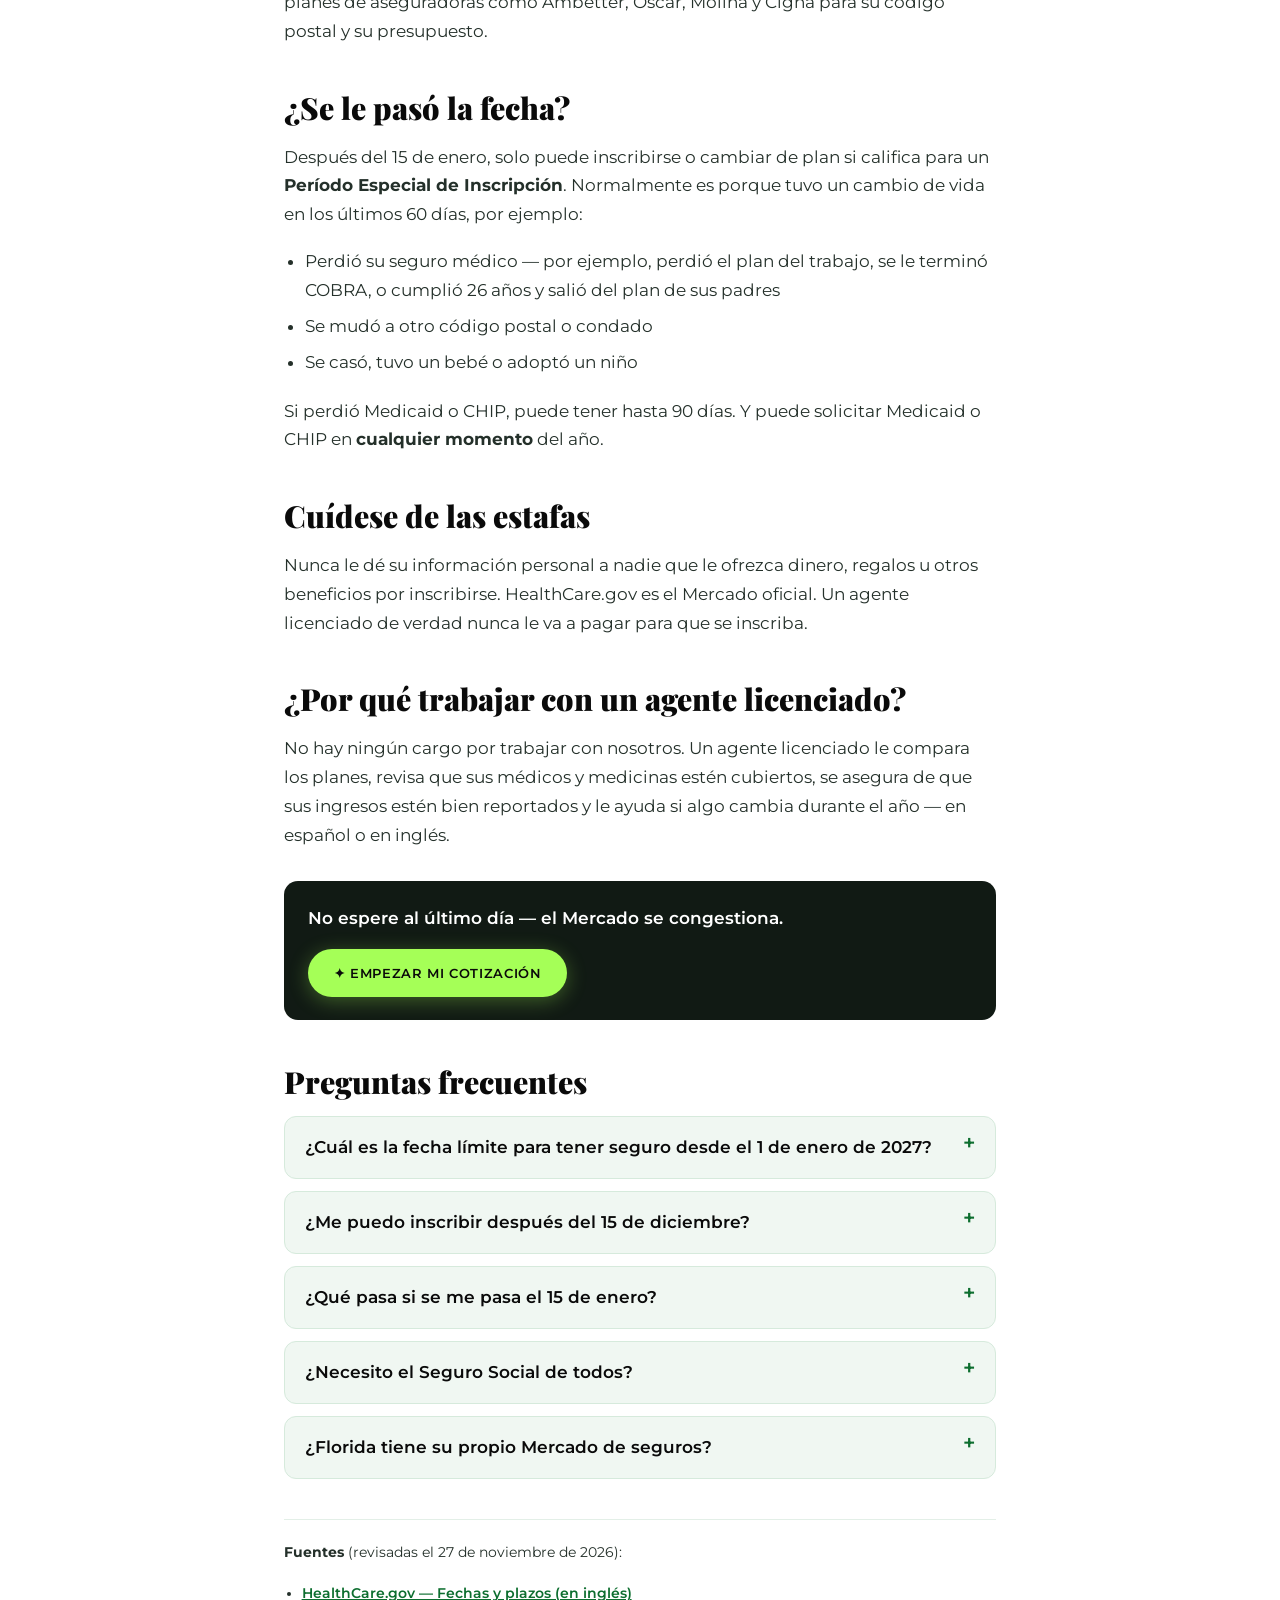
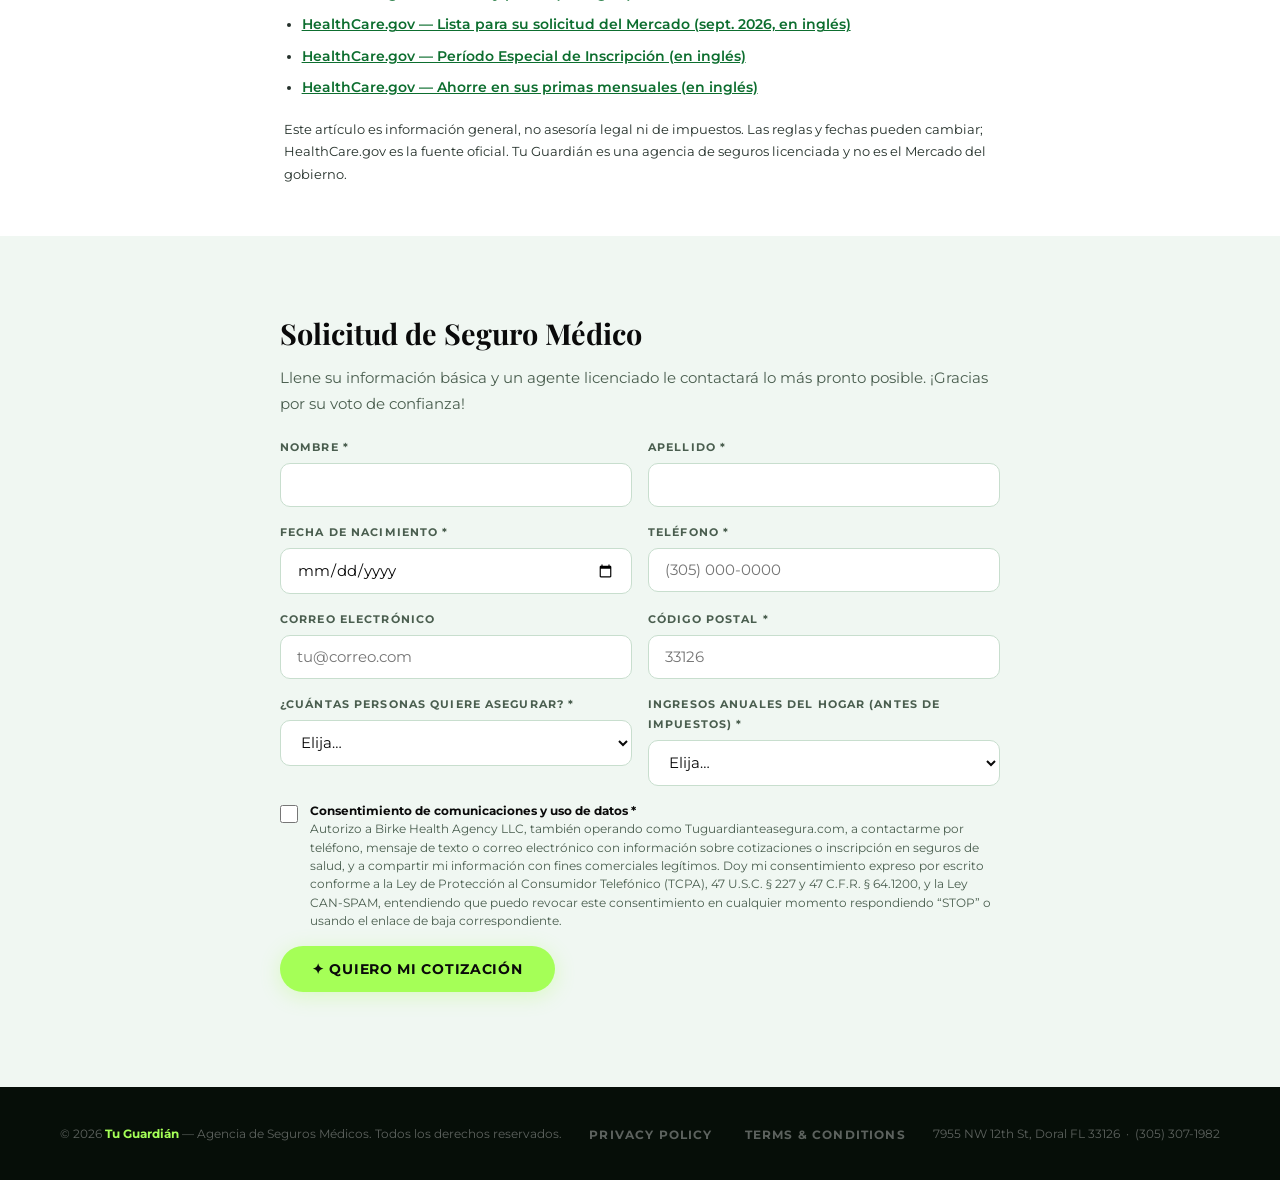
<file: blog/inscripcion-abierta-2027-florida-fechas.html>
<!DOCTYPE html>
<html lang="es">
<head>
  <meta charset="UTF-8">
  <meta name="viewport" content="width=device-width, initial-scale=1.0">
  <title>Obamacare 2027 en Florida: Inscríbase antes del 15 de diciembre | Tu Guardián</title>
  <meta name="description" content="Inscripción Abierta 2027 en Florida: inscríbase antes del 15 de diciembre para tener seguro médico desde el 1 de enero, o antes del 15 de enero para el 1 de febrero. Fechas, documentos y qué hacer si se le pasa la fecha.">
  <link rel="canonical" href="https://tuguardianteasegura.com/blog/inscripcion-abierta-2027-florida-fechas.html">
  <meta property="og:type" content="article">
  <meta property="og:site_name" content="Tu Guardián">
  <meta property="og:locale" content="es_US">
  <meta property="og:url" content="https://tuguardianteasegura.com/blog/inscripcion-abierta-2027-florida-fechas.html">
  <meta property="og:title" content="Obamacare 2027 en Florida: Inscríbase antes del 15 de diciembre">
  <meta property="og:description" content="Fechas clave del seguro médico 2027 en Florida, qué documentos tener listos y qué hacer si se le pasa la fecha.">
  <meta property="og:image" content="https://tuguardianteasegura.com/og-image.png">
  <meta property="og:image:width" content="1200">
  <meta property="og:image:height" content="630">
  <meta name="twitter:card" content="summary_large_image">
  <link rel="preconnect" href="https://fonts.googleapis.com">
  <link rel="preconnect" href="https://fonts.gstatic.com" crossorigin>
  <link href="https://fonts.googleapis.com/css2?family=Montserrat:wght@300;400;600;700&family=Playfair+Display:wght@700;900&display=swap" rel="stylesheet">
  <link rel="stylesheet" href="blog.css">
  <script type="application/ld+json">
  {
    "@context": "https://schema.org",
    "@type": "Article",
    "headline": "Obamacare 2027 en Florida: Inscríbase antes del 15 de diciembre",
    "datePublished": "2026-11-27",
    "dateModified": "2026-11-27",
    "inLanguage": "es-US",
    "image": "https://tuguardianteasegura.com/og-image.png",
    "author": { "@type": "Organization", "name": "Tu Guardián" },
    "publisher": { "@type": "Organization", "name": "Tu Guardián", "logo": { "@type": "ImageObject", "url": "https://tuguardianteasegura.com/logo.webp" } },
    "mainEntityOfPage": "https://tuguardianteasegura.com/blog/inscripcion-abierta-2027-florida-fechas.html"
  }
  </script>
  <script type="application/ld+json">
  {
    "@context": "https://schema.org",
    "@type": "FAQPage",
    "mainEntity": [
      { "@type": "Question", "name": "¿Cuál es la fecha límite para tener seguro médico desde el 1 de enero de 2027 en Florida?",
        "acceptedAnswer": { "@type": "Answer", "text": "El 15 de diciembre de 2026. Florida usa HealthCare.gov, y los planes elegidos hasta el 15 de diciembre comienzan el 1 de enero, una vez que pague su primera prima." } },
      { "@type": "Question", "name": "¿Me puedo inscribir después del 15 de diciembre?",
        "acceptedAnswer": { "@type": "Answer", "text": "Sí. La Inscripción Abierta termina el 15 de enero de 2027. Si se inscribe entre el 16 de diciembre y el 15 de enero, su cobertura comienza el 1 de febrero, una vez que pague su primera prima." } },
      { "@type": "Question", "name": "¿Qué pasa si se me pasa el 15 de enero?",
        "acceptedAnswer": { "@type": "Answer", "text": "Después del 15 de enero solo puede inscribirse si califica para un Período Especial de Inscripción, normalmente por un cambio de vida en los últimos 60 días, como perder su seguro, mudarse, casarse o tener un bebé. Puede solicitar Medicaid o CHIP en cualquier momento." } },
      { "@type": "Question", "name": "¿Cuesta algo trabajar con un agente licenciado?",
        "acceptedAnswer": { "@type": "Answer", "text": "No hay ningún cargo por trabajar con Tu Guardián. Le ayudamos a comparar planes e inscribirse." } }
    ]
  }
  </script>
  <script src="../tracking.js"></script>
</head>
<body>

<nav>
  <a href="/" class="nav-logo"><img src="../logo.webp" alt="Tu Guardián — Agencia de Seguros Médicos"></a>
  <ul class="nav-links" id="navLinks">
    <li><a href="/">Home</a></li>
    <li><a href="/#nosotros">Nosotros</a></li>
    <li><a href="./" class="active">Blog</a></li>
    <li><a href="#cotizar" class="nav-cta">Cotizar</a></li>
  </ul>
  <button class="hamburger" id="menuBtn" aria-label="Menú"><span></span><span></span><span></span></button>
</nav>

<header class="page-hero">
  <p class="page-hero-label">Inscripción Abierta 2027</p>
  <h1>Obamacare 2027 en Florida: Inscríbase antes del 15 de diciembre para tener seguro desde el 1 de enero</h1>
  <p>Fechas clave, qué documentos tener listos y qué hacer si se le pasa la fecha — explicado de forma sencilla.</p>
  <p class="meta">Por Tu Guardián · Actualizado el 27 de noviembre de 2026</p>
</header>

<main class="article">

  <div class="answer-box">
    <p class="label">En pocas palabras</p>
    <p>Si vive en Florida y quiere que su seguro médico empiece el <strong>1 de enero de 2027</strong>, escoja su plan a más tardar el <strong>15 de diciembre de 2026</strong>. Todavía puede inscribirse hasta el <strong>15 de enero de 2027</strong>, pero entonces su seguro empieza el <strong>1 de febrero</strong>. En ambos casos, la cobertura comienza solo después de pagar su primera prima (el primer pago mensual).</p>
  </div>

  <p>Cada año, la Inscripción Abierta es la temporada principal para inscribirse, renovar o cambiar un plan del Mercado de Seguros (Obamacare). En Florida se usa <a href="https://www.cuidadodesalud.gov/es/" rel="noopener">HealthCare.gov / CuidadoDeSalud.gov</a>, así que estas son las fechas que le aplican.</p>

  <h2>Fechas importantes para el seguro 2027</h2>
  <table class="dates">
    <thead><tr><th>Fecha</th><th>Qué pasa</th></tr></thead>
    <tbody>
      <tr><td>1 nov 2026</td><td>Empieza la Inscripción Abierta. Primer día para inscribirse, renovar o cambiar su plan para 2027.</td></tr>
      <tr class="hl"><td>15 dic 2026</td><td><strong>Último día para inscribirse o cambiar de plan y tener cobertura desde el 1 de enero.</strong></td></tr>
      <tr><td>1 ene 2027</td><td>Empieza la cobertura para quienes se inscribieron hasta el 15 de diciembre y pagaron su primera prima.</td></tr>
      <tr class="hl"><td>15 ene 2027</td><td><strong>Termina la Inscripción Abierta.</strong> Último día para inscribirse o cambiar de plan para 2027.</td></tr>
      <tr><td>1 feb 2027</td><td>Empieza la cobertura para quienes se inscribieron del 16 de diciembre al 15 de enero y pagaron su primera prima.</td></tr>
    </tbody>
  </table>

  <div class="inline-cta">
    <p>¿Quiere ayuda para escoger su plan antes del 15 de diciembre?</p>
    <a href="#cotizar" class="btn-pill">✦ Quiero Mi Cotización</a>
  </div>

  <h2>¿Ya tiene un plan del Mercado?</h2>
  <p>La Inscripción Abierta también es su oportunidad para <strong>revisar y cambiar</strong> su plan actual. Los precios, los médicos de la red y las medicinas cubiertas pueden cambiar de un año a otro — y también pueden cambiar sus ingresos o su familia. Comparar unos minutos ahora le puede ahorrar dinero y sorpresas durante todo el año.</p>
  <p>Si algo cambió — un trabajo nuevo, un aumento o una baja de sueldo, un bebé, una mudanza — actualice su solicitud para que su ayuda económica se calcule con la información correcta.</p>

  <h2>Qué tener listo antes de solicitar</h2>
  <p>La lista oficial de HealthCare.gov pide lo siguiente. Tenerlo a mano hace que la solicitud sea mucho más rápida:</p>
  <ul>
    <li><strong>Datos básicos</strong> de cada persona que solicita: nombre, fecha de nacimiento y parentesco con usted.</li>
    <li><strong>Todas las personas de su hogar para los impuestos</strong> — normalmente usted, su cónyuge y sus dependientes — aunque no soliciten seguro.</li>
    <li><strong>Dirección de casa y de correo</strong> de cada persona que solicita.</li>
    <li><strong>Número de Seguro Social de cada persona</strong>, incluso de quienes no solicitan. Si no lo pone, es posible que le pidan más información después.</li>
    <li><strong>Información de documentos de inmigración</strong> de cada persona que solicita y no es ciudadana ni nacional de EE. UU.</li>
    <li><strong>Cómo declara sus impuestos</strong> — por ejemplo, casados en conjunto o por separado, y a quién declara como dependiente.</li>
    <li><strong>Ingresos de todos en el hogar</strong>: talones de pago o W-2, propinas, trabajo por cuenta propia, desempleo, Seguro Social, jubilación y otros ingresos que pagan impuestos.</li>
    <li><strong>Su mejor estimado de los ingresos del hogar para 2027.</strong> Está bien estimar — lo puede actualizar si algo cambia.</li>
    <li><strong>Seguro médico actual</strong> de cualquier persona del hogar (Medicaid, Medicare, plan del trabajo, etc.), con los números de póliza.</li>
    <li><strong>Información del seguro del trabajo</strong> de cualquier persona a quien le ofrecen un plan en su empleo, aunque no lo use.</li>
  </ul>

  <h2>Cómo funciona la ayuda económica</h2>
  <p>Muchas personas pagan menos del precio completo gracias a un crédito fiscal que baja la prima mensual. Lo importante:</p>
  <ul>
    <li>La ayuda se calcula con sus <strong>ingresos estimados para 2027</strong> — el año en que quiere el seguro — no con los del año pasado.</li>
    <li>La cantidad depende del <strong>tamaño de su hogar y sus ingresos estimados</strong>.</li>
    <li>Si durante el año usa más crédito del que le corresponde, es posible que tenga que <strong>devolver la diferencia</strong> al declarar impuestos. Por eso es importante reportar los cambios de ingreso.</li>
  </ul>
  <p>La forma más rápida de saber cuánto pagaría es pedir una cotización. Comparamos planes de aseguradoras como Ambetter, Oscar, Molina y Cigna para su código postal y su presupuesto.</p>

  <h2>¿Se le pasó la fecha?</h2>
  <p>Después del 15 de enero, solo puede inscribirse o cambiar de plan si califica para un <strong>Período Especial de Inscripción</strong>. Normalmente es porque tuvo un cambio de vida en los últimos 60 días, por ejemplo:</p>
  <ul>
    <li>Perdió su seguro médico — por ejemplo, perdió el plan del trabajo, se le terminó COBRA, o cumplió 26 años y salió del plan de sus padres</li>
    <li>Se mudó a otro código postal o condado</li>
    <li>Se casó, tuvo un bebé o adoptó un niño</li>
  </ul>
  <p>Si perdió Medicaid o CHIP, puede tener hasta 90 días. Y puede solicitar Medicaid o CHIP en <strong>cualquier momento</strong> del año.</p>

  <h2>Cuídese de las estafas</h2>
  <p>Nunca le dé su información personal a nadie que le ofrezca dinero, regalos u otros beneficios por inscribirse. HealthCare.gov es el Mercado oficial. Un agente licenciado de verdad nunca le va a pagar para que se inscriba.</p>

  <h2>¿Por qué trabajar con un agente licenciado?</h2>
  <p>No hay ningún cargo por trabajar con nosotros. Un agente licenciado le compara los planes, revisa que sus médicos y medicinas estén cubiertos, se asegura de que sus ingresos estén bien reportados y le ayuda si algo cambia durante el año — en español o en inglés.</p>

  <div class="inline-cta">
    <p>No espere al último día — el Mercado se congestiona.</p>
    <a href="#cotizar" class="btn-pill">✦ Empezar Mi Cotización</a>
  </div>

  <h2>Preguntas frecuentes</h2>
  <div class="faq">
    <details><summary>¿Cuál es la fecha límite para tener seguro desde el 1 de enero de 2027?</summary><p>El 15 de diciembre de 2026. Su plan empieza el 1 de enero una vez que pague su primera prima.</p></details>
    <details><summary>¿Me puedo inscribir después del 15 de diciembre?</summary><p>Sí, hasta el 15 de enero de 2027. Los planes escogidos del 16 de diciembre al 15 de enero empiezan el 1 de febrero.</p></details>
    <details><summary>¿Qué pasa si se me pasa el 15 de enero?</summary><p>Necesitará un Período Especial de Inscripción, normalmente por un cambio de vida en los últimos 60 días (como perder su seguro, mudarse, casarse o tener un bebé). Puede solicitar Medicaid o CHIP en cualquier momento.</p></details>
    <details><summary>¿Necesito el Seguro Social de todos?</summary><p>La solicitud pide el número de cada persona del hogar, incluso de quienes no solicitan. Si alguien no tiene o no lo pone, es posible que le pidan más información después.</p></details>
    <details><summary>¿Florida tiene su propio Mercado de seguros?</summary><p>No. Florida usa HealthCare.gov, así que aplican las fechas federales de arriba.</p></details>
  </div>

  <div class="sources">
    <p><strong>Fuentes</strong> (revisadas el 27 de noviembre de 2026):</p>
    <ul>
      <li><a href="https://www.healthcare.gov/quick-guide/dates-and-deadlines/" rel="noopener">HealthCare.gov — Fechas y plazos (en inglés)</a></li>
      <li><a href="https://www.healthcare.gov/downloads/apply-for-or-renew-coverage.pdf" rel="noopener">HealthCare.gov — Lista para su solicitud del Mercado (sept. 2026, en inglés)</a></li>
      <li><a href="https://www.healthcare.gov/coverage-outside-open-enrollment/special-enrollment-period/" rel="noopener">HealthCare.gov — Período Especial de Inscripción (en inglés)</a></li>
      <li><a href="https://www.healthcare.gov/lower-costs/save-on-monthly-premiums/" rel="noopener">HealthCare.gov — Ahorre en sus primas mensuales (en inglés)</a></li>
    </ul>
    <p class="disclaimer">Este artículo es información general, no asesoría legal ni de impuestos. Las reglas y fechas pueden cambiar; HealthCare.gov es la fuente oficial. Tu Guardián es una agencia de seguros licenciada y no es el Mercado del gobierno.</p>
  </div>
</main>

<section class="contact">
  <div id="cotizar" class="quote-wrap">
    <h2 class="form-title">Solicitud de Seguro Médico</h2>
    <p class="quote-intro">Llene su información básica y un agente licenciado le contactará lo más pronto posible. ¡Gracias por su voto de confianza!</p>
    <form class="quote-form" data-site="tuguardian" data-lang="es"
          data-endpoint="https://bha-crm.onrender.com/api/public/quote-request" novalidate>
      <div class="form-row">
        <div class="form-field"><label for="q-first">Nombre *</label><input type="text" id="q-first" name="firstName" autocomplete="given-name" maxlength="60"></div>
        <div class="form-field"><label for="q-last">Apellido *</label><input type="text" id="q-last" name="lastName" autocomplete="family-name" maxlength="60"></div>
      </div>
      <div class="form-row">
        <div class="form-field"><label for="q-dob">Fecha de nacimiento *</label><input type="date" id="q-dob" name="dob" autocomplete="bday" min="1900-01-01"></div>
        <div class="form-field"><label for="q-phone">Teléfono *</label><input type="tel" id="q-phone" name="phone" autocomplete="tel" inputmode="tel" placeholder="(305) 000-0000" maxlength="20"></div>
      </div>
      <div class="form-row">
        <div class="form-field"><label for="q-email">Correo electrónico</label><input type="email" id="q-email" name="email" autocomplete="email" placeholder="tu@correo.com" maxlength="120"></div>
        <div class="form-field"><label for="q-zip">Código postal *</label><input type="text" id="q-zip" name="zip" autocomplete="postal-code" inputmode="numeric" maxlength="5" placeholder="33126"></div>
      </div>
      <div class="form-row">
        <div class="form-field"><label for="q-people">¿Cuántas personas quiere asegurar? *</label>
          <select id="q-people" name="people"><option value="">Elija…</option><option value="1">1 – Individual</option><option value="2">2 – Personas</option><option value="3+">3 o más – Plan familiar</option></select></div>
        <div class="form-field"><label for="q-income">Ingresos anuales del hogar (antes de impuestos) *</label>
          <select id="q-income" name="income"><option value="">Elija…</option><option value="0-21000">$0 a $21,000</option><option value="21000-45000">$21,000 a $45,000</option><option value="45000-80000">$45,000 a $80,000</option><option value="80000+">$80,000 o más</option></select></div>
      </div>
      <div class="quote-hp" aria-hidden="true"><label for="q-company">Empresa</label><input type="text" id="q-company" name="company" tabindex="-1" autocomplete="off"></div>
      <div class="quote-consent">
        <label>
          <input type="checkbox" name="consent">
          <span><strong>Consentimiento de comunicaciones y uso de datos *</strong><br>
          Autorizo a Birke Health Agency LLC, también operando como Tuguardianteasegura.com, a contactarme por teléfono, mensaje de texto o correo electrónico con información sobre cotizaciones o inscripción en seguros de salud, y a compartir mi información con fines comerciales legítimos. Doy mi consentimiento expreso por escrito conforme a la Ley de Protección al Consumidor Telefónico (TCPA), 47 U.S.C. § 227 y 47 C.F.R. § 64.1200, y la Ley CAN-SPAM, entendiendo que puedo revocar este consentimiento en cualquier momento respondiendo “STOP” o usando el enlace de baja correspondiente.</span>
        </label>
      </div>
      <button type="submit" class="btn-submit">✦ Quiero Mi Cotización</button>
      <p class="quote-status" role="alert"></p>
    </form>
    <div class="form-success quote-success" tabindex="-1" hidden>
      ✅ ¡Gracias! Un agente licenciado le contactará pronto.<br>
      ¿Necesita ayuda ahora? Llame al <a href="tel:+13053071982">(305) 307-1982</a>.
    </div>
  </div>
</section>

<footer>
  <div class="footer-inner">
    <p class="footer-copy">© 2026 <strong>Tu Guardián</strong> — Agencia de Seguros Médicos. Todos los derechos reservados.</p>
    <ul class="footer-nav">
      <li><a href="../tuguardian-privacy.html">Privacy Policy</a></li>
      <li><a href="../tuguardian-terms.html">Terms &amp; Conditions</a></li>
    </ul>
    <p class="footer-copy">7955 NW 12th St, Doral FL 33126 &nbsp;·&nbsp; <a href="tel:3053071982">(305) 307-1982</a></p>
  </div>
</footer>

<script src="../quote-form.js" defer></script>
<script>
  document.getElementById('menuBtn').addEventListener('click', function () {
    document.getElementById('navLinks').classList.toggle('open');
  });
</script>
</body>
</html>
</file>
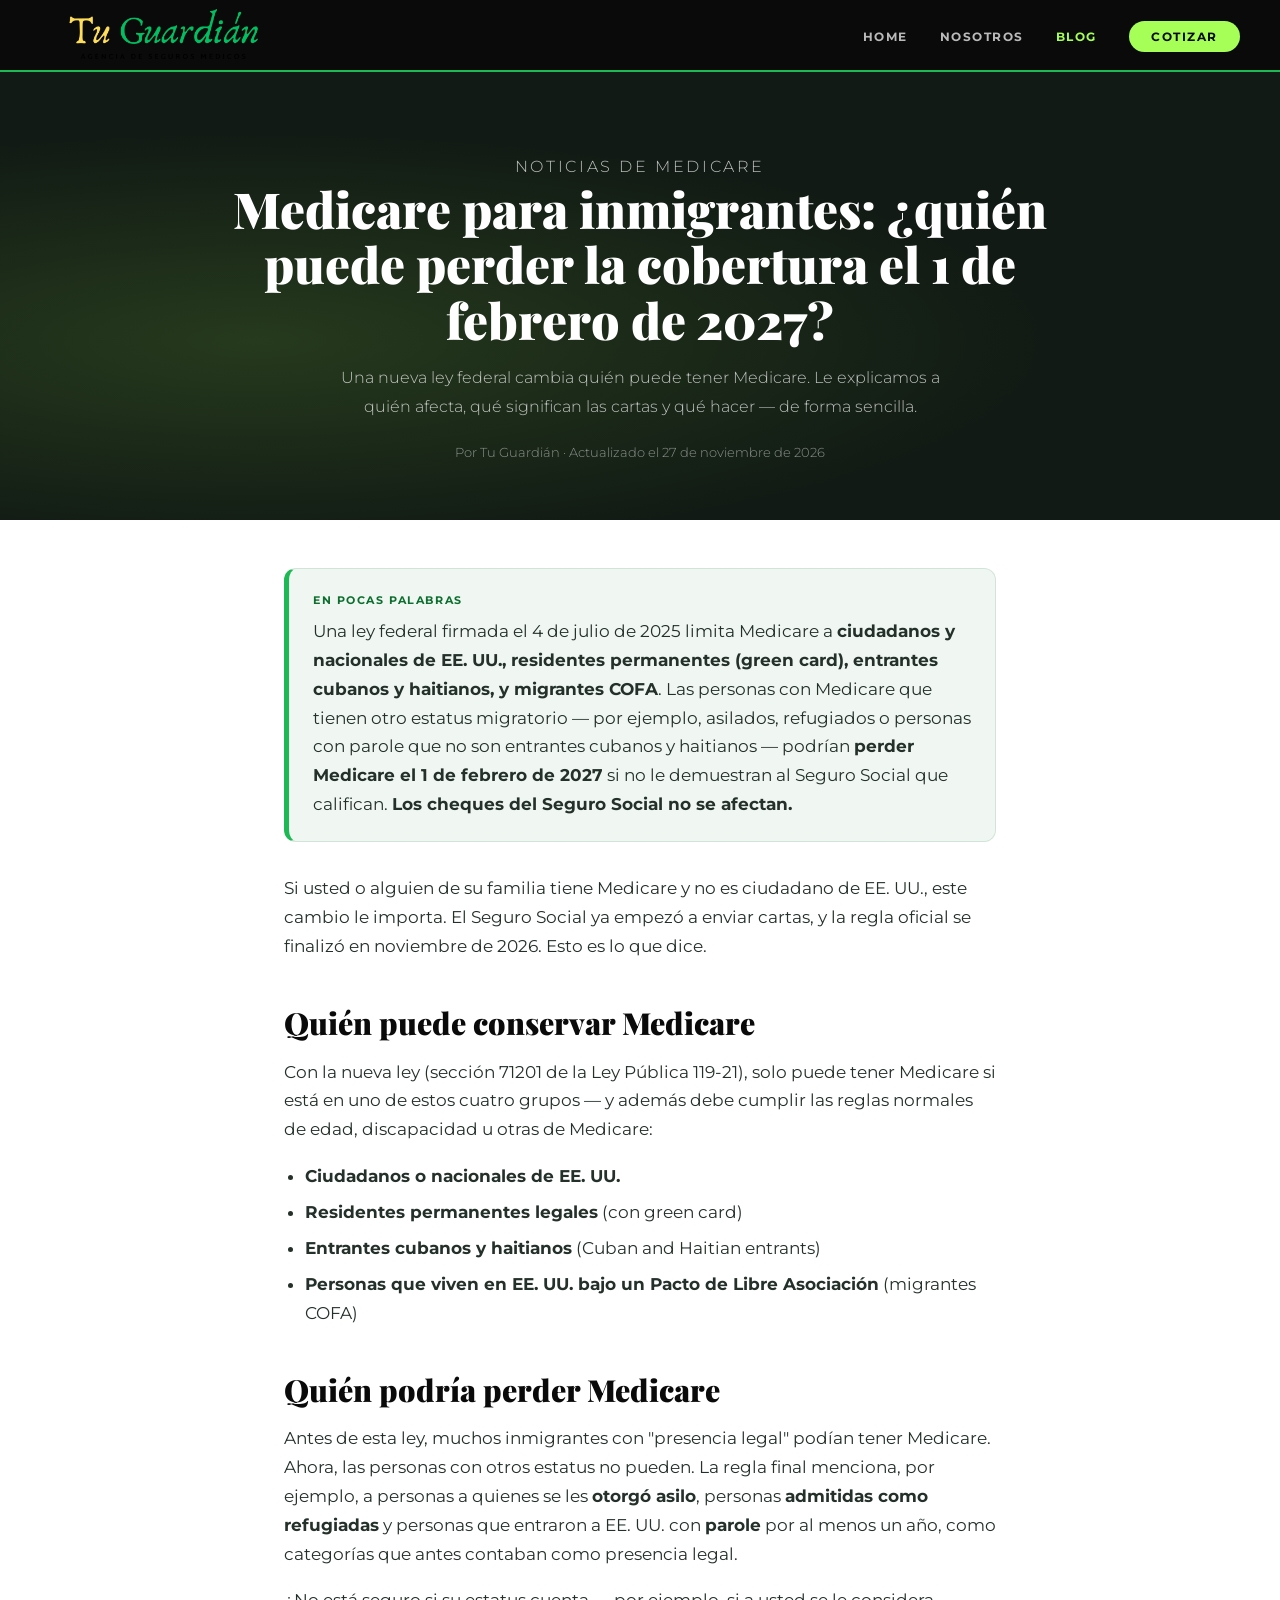
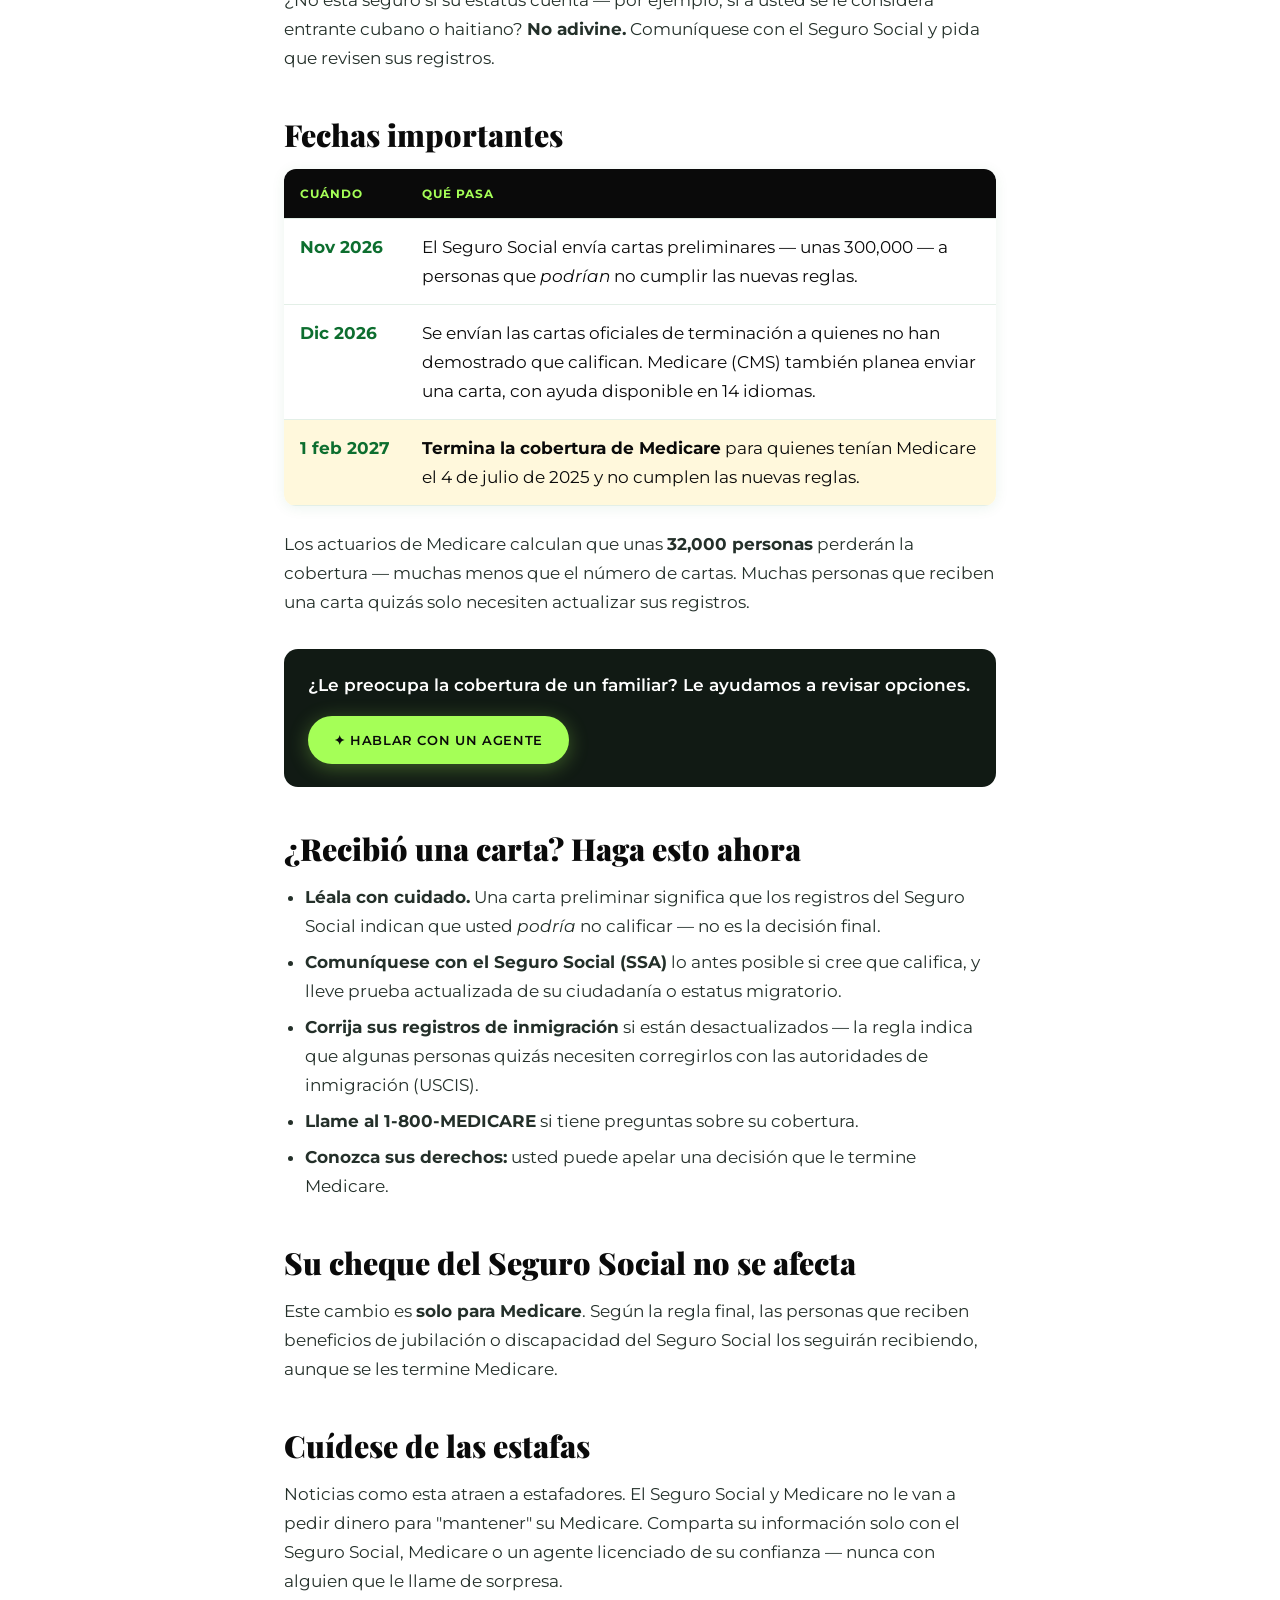
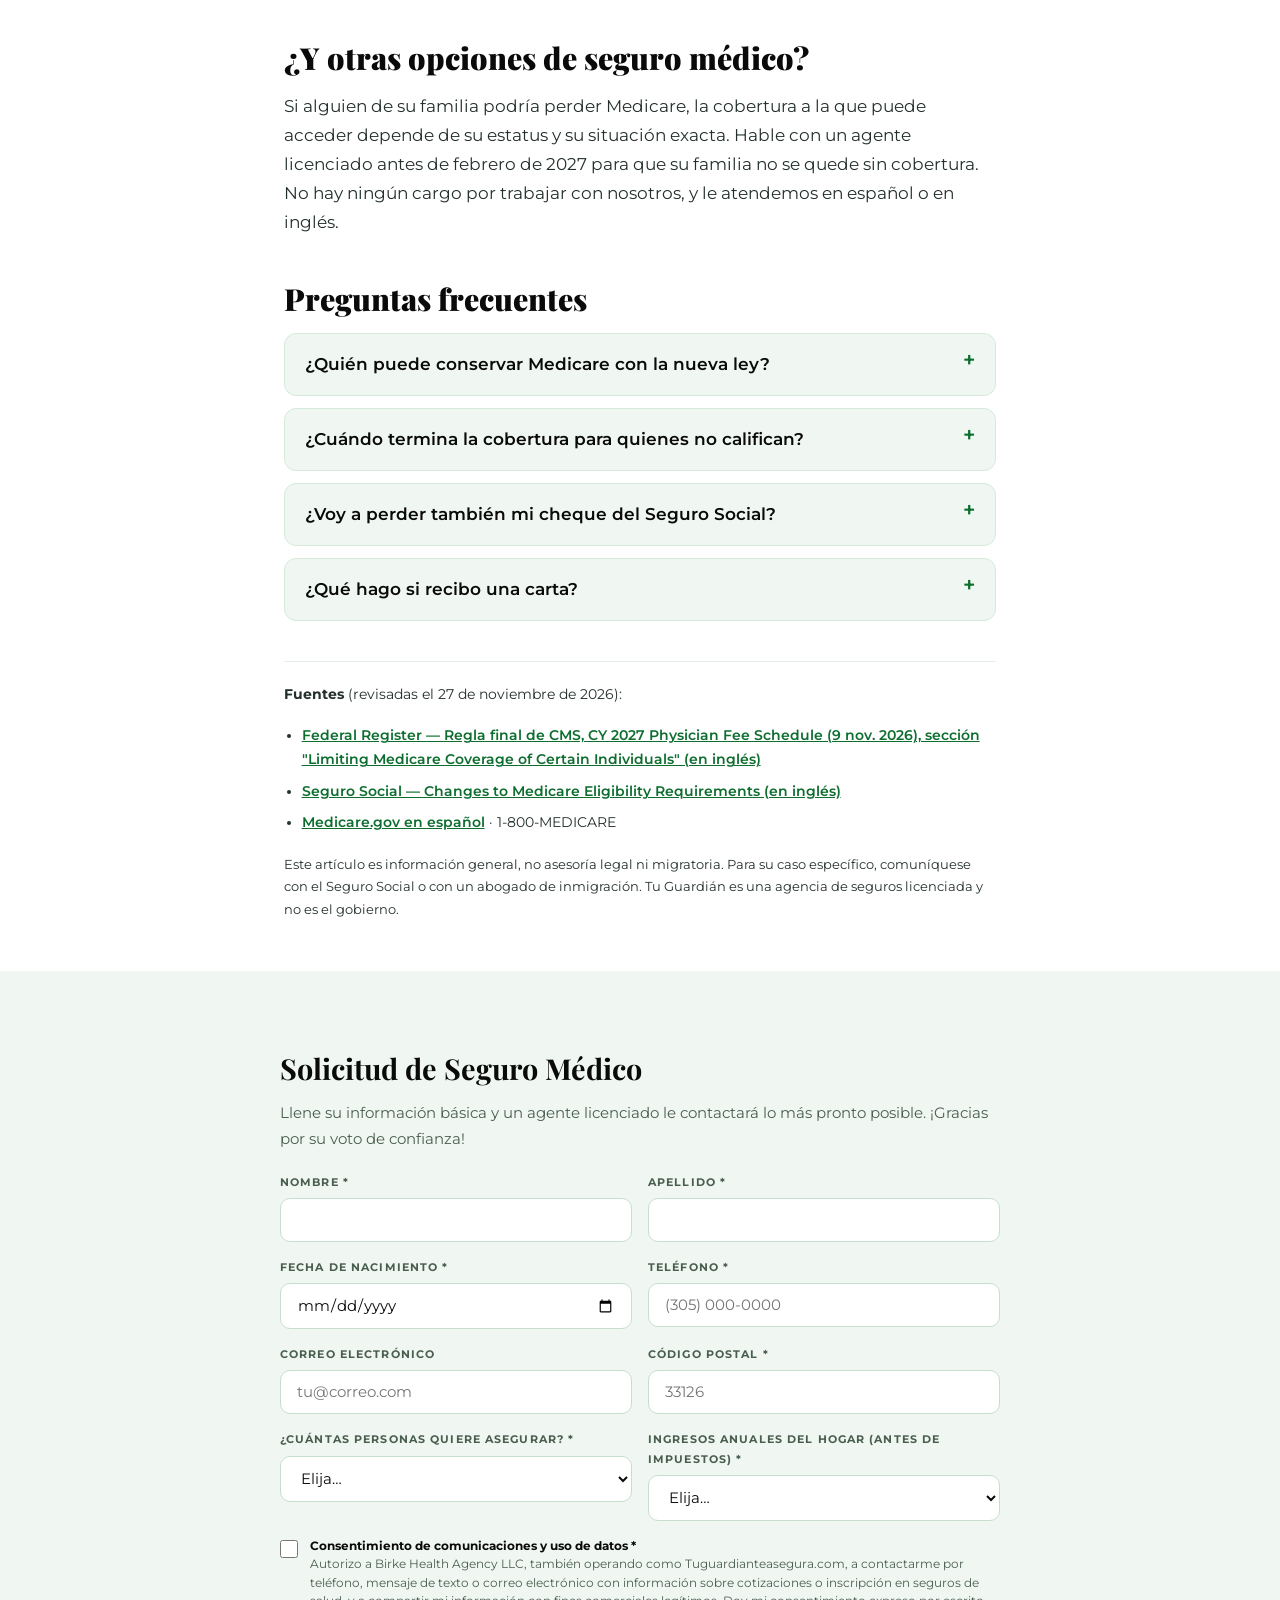
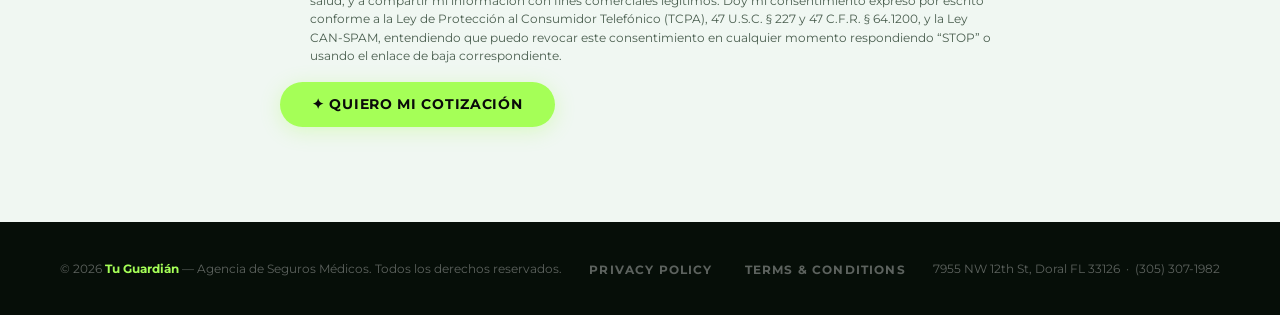
<file: blog/medicare-inmigrantes-febrero-2027.html>
<!DOCTYPE html>
<html lang="es">
<head>
  <meta charset="UTF-8">
  <meta name="viewport" content="width=device-width, initial-scale=1.0">
  <title>Medicare para inmigrantes: quién puede perderlo el 1 de febrero de 2027 | Tu Guardián</title>
  <meta name="description" content="Una nueva ley federal limita Medicare a ciudadanos, residentes permanentes, entrantes cubanos y haitianos, y migrantes COFA. Otros podrían perder Medicare el 1 de febrero de 2027. Qué significan las cartas y qué hacer.">
  <link rel="canonical" href="https://tuguardianteasegura.com/blog/medicare-inmigrantes-febrero-2027.html">
  <meta property="og:type" content="article">
  <meta property="og:site_name" content="Tu Guardián">
  <meta property="og:locale" content="es_US">
  <meta property="og:url" content="https://tuguardianteasegura.com/blog/medicare-inmigrantes-febrero-2027.html">
  <meta property="og:title" content="Medicare para inmigrantes: ¿quién puede perder la cobertura el 1 de febrero de 2027?">
  <meta property="og:description" content="Quién conserva Medicare, quién podría perderlo el 1 de febrero de 2027 y qué hacer si recibe una carta del Seguro Social.">
  <meta property="og:image" content="https://tuguardianteasegura.com/og-image.png">
  <meta property="og:image:width" content="1200">
  <meta property="og:image:height" content="630">
  <meta name="twitter:card" content="summary_large_image">
  <link rel="preconnect" href="https://fonts.googleapis.com">
  <link rel="preconnect" href="https://fonts.gstatic.com" crossorigin>
  <link href="https://fonts.googleapis.com/css2?family=Montserrat:wght@300;400;600;700&family=Playfair+Display:wght@700;900&display=swap" rel="stylesheet">
  <link rel="stylesheet" href="blog.css">
  <script type="application/ld+json">
  {
    "@context": "https://schema.org",
    "@type": "Article",
    "headline": "Medicare para inmigrantes: ¿quién puede perder la cobertura el 1 de febrero de 2027?",
    "datePublished": "2026-11-27",
    "dateModified": "2026-11-27",
    "inLanguage": "es-US",
    "image": "https://tuguardianteasegura.com/og-image.png",
    "author": { "@type": "Organization", "name": "Tu Guardián" },
    "publisher": { "@type": "Organization", "name": "Tu Guardián", "logo": { "@type": "ImageObject", "url": "https://tuguardianteasegura.com/logo.webp" } },
    "mainEntityOfPage": "https://tuguardianteasegura.com/blog/medicare-inmigrantes-febrero-2027.html"
  }
  </script>
  <script type="application/ld+json">
  {
    "@context": "https://schema.org",
    "@type": "FAQPage",
    "mainEntity": [
      {
        "@type": "Question",
        "name": "¿Quién puede conservar Medicare con la nueva ley?",
        "acceptedAnswer": {
          "@type": "Answer",
          "text": "Los ciudadanos y nacionales de EE. UU., los residentes permanentes (con green card), los entrantes cubanos y haitianos, y las personas que viven en EE. UU. bajo un Pacto de Libre Asociación (COFA), siempre que cumplan las reglas normales de Medicare."
        }
      },
      {
        "@type": "Question",
        "name": "¿Cuándo termina la cobertura para quienes no califican?",
        "acceptedAnswer": {
          "@type": "Answer",
          "text": "Para las personas que ya tenían Medicare el 4 de julio de 2025 y no pueden demostrar que califican, la cobertura de Medicare termina el 1 de febrero de 2027."
        }
      },
      {
        "@type": "Question",
        "name": "¿Voy a perder también mi cheque del Seguro Social?",
        "acceptedAnswer": {
          "@type": "Answer",
          "text": "No. El cambio es solo para Medicare. Según la regla final, las personas que reciben beneficios del Seguro Social los siguen recibiendo aunque se les termine Medicare."
        }
      },
      {
        "@type": "Question",
        "name": "¿Qué hago si recibo una carta?",
        "acceptedAnswer": {
          "@type": "Answer",
          "text": "Léala enseguida y comuníquese con el Seguro Social (SSA) con prueba actualizada de su estatus si usted cree que califica, antes de que termine su cobertura. También puede llamar al 1-800-MEDICARE. Usted tiene derecho a apelar."
        }
      }
    ]
  }
  </script>
  <script src="../tracking.js"></script>
</head>
<body>

<nav>
  <a href="/" class="nav-logo"><img src="../logo.webp" alt="Tu Guardián — Agencia de Seguros Médicos"></a>
  <ul class="nav-links" id="navLinks">
    <li><a href="/">Home</a></li>
    <li><a href="/#nosotros">Nosotros</a></li>
    <li><a href="./" class="active">Blog</a></li>
    <li><a href="#cotizar" class="nav-cta">Cotizar</a></li>
  </ul>
  <button class="hamburger" id="menuBtn" aria-label="Menú"><span></span><span></span><span></span></button>
</nav>

<header class="page-hero">
  <p class="page-hero-label">Noticias de Medicare</p>
  <h1>Medicare para inmigrantes: ¿quién puede perder la cobertura el 1 de febrero de 2027?</h1>
  <p>Una nueva ley federal cambia quién puede tener Medicare. Le explicamos a quién afecta, qué significan las cartas y qué hacer — de forma sencilla.</p>
  <p class="meta">Por Tu Guardián · Actualizado el 27 de noviembre de 2026</p>
</header>

<main class="article">

  <div class="answer-box">
    <p class="label">En pocas palabras</p>
    <p>Una ley federal firmada el 4 de julio de 2025 limita Medicare a <strong>ciudadanos y nacionales de EE. UU., residentes permanentes (green card), entrantes cubanos y haitianos, y migrantes COFA</strong>. Las personas con Medicare que tienen otro estatus migratorio — por ejemplo, asilados, refugiados o personas con parole que no son entrantes cubanos y haitianos — podrían <strong>perder Medicare el 1 de febrero de 2027</strong> si no le demuestran al Seguro Social que califican. <strong>Los cheques del Seguro Social no se afectan.</strong></p>
  </div>

  <p>Si usted o alguien de su familia tiene Medicare y no es ciudadano de EE. UU., este cambio le importa. El Seguro Social ya empezó a enviar cartas, y la regla oficial se finalizó en noviembre de 2026. Esto es lo que dice.</p>

  <h2>Quién puede conservar Medicare</h2>
  <p>Con la nueva ley (sección 71201 de la Ley Pública 119-21), solo puede tener Medicare si está en uno de estos cuatro grupos — y además debe cumplir las reglas normales de edad, discapacidad u otras de Medicare:</p>
  <ul>
    <li><strong>Ciudadanos o nacionales de EE. UU.</strong></li>
    <li><strong>Residentes permanentes legales</strong> (con green card)</li>
    <li><strong>Entrantes cubanos y haitianos</strong> (Cuban and Haitian entrants)</li>
    <li><strong>Personas que viven en EE. UU. bajo un Pacto de Libre Asociación</strong> (migrantes COFA)</li>
  </ul>

  <h2>Quién podría perder Medicare</h2>
  <p>Antes de esta ley, muchos inmigrantes con "presencia legal" podían tener Medicare. Ahora, las personas con otros estatus no pueden. La regla final menciona, por ejemplo, a personas a quienes se les <strong>otorgó asilo</strong>, personas <strong>admitidas como refugiadas</strong> y personas que entraron a EE. UU. con <strong>parole</strong> por al menos un año, como categorías que antes contaban como presencia legal.</p>
  <p>¿No está seguro si su estatus cuenta — por ejemplo, si a usted se le considera entrante cubano o haitiano? <strong>No adivine.</strong> Comuníquese con el Seguro Social y pida que revisen sus registros.</p>

  <h2>Fechas importantes</h2>
  <table class="dates">
    <thead><tr><th>Cuándo</th><th>Qué pasa</th></tr></thead>
    <tbody>
      <tr><td>Nov 2026</td><td>El Seguro Social envía cartas preliminares — unas 300,000 — a personas que <em>podrían</em> no cumplir las nuevas reglas.</td></tr>
      <tr><td>Dic 2026</td><td>Se envían las cartas oficiales de terminación a quienes no han demostrado que califican. Medicare (CMS) también planea enviar una carta, con ayuda disponible en 14 idiomas.</td></tr>
      <tr class="hl"><td>1 feb 2027</td><td><strong>Termina la cobertura de Medicare</strong> para quienes tenían Medicare el 4 de julio de 2025 y no cumplen las nuevas reglas.</td></tr>
    </tbody>
  </table>
  <p>Los actuarios de Medicare calculan que unas <strong>32,000 personas</strong> perderán la cobertura — muchas menos que el número de cartas. Muchas personas que reciben una carta quizás solo necesiten actualizar sus registros.</p>

  <div class="inline-cta">
    <p>¿Le preocupa la cobertura de un familiar? Le ayudamos a revisar opciones.</p>
    <a href="#cotizar" class="btn-pill">✦ Hablar con un Agente</a>
  </div>

  <h2>¿Recibió una carta? Haga esto ahora</h2>
  <ul>
    <li><strong>Léala con cuidado.</strong> Una carta preliminar significa que los registros del Seguro Social indican que usted <em>podría</em> no calificar — no es la decisión final.</li>
    <li><strong>Comuníquese con el Seguro Social (SSA)</strong> lo antes posible si cree que califica, y lleve prueba actualizada de su ciudadanía o estatus migratorio.</li>
    <li><strong>Corrija sus registros de inmigración</strong> si están desactualizados — la regla indica que algunas personas quizás necesiten corregirlos con las autoridades de inmigración (USCIS).</li>
    <li><strong>Llame al 1-800-MEDICARE</strong> si tiene preguntas sobre su cobertura.</li>
    <li><strong>Conozca sus derechos:</strong> usted puede apelar una decisión que le termine Medicare.</li>
  </ul>

  <h2>Su cheque del Seguro Social no se afecta</h2>
  <p>Este cambio es <strong>solo para Medicare</strong>. Según la regla final, las personas que reciben beneficios de jubilación o discapacidad del Seguro Social los seguirán recibiendo, aunque se les termine Medicare.</p>

  <h2>Cuídese de las estafas</h2>
  <p>Noticias como esta atraen a estafadores. El Seguro Social y Medicare no le van a pedir dinero para "mantener" su Medicare. Comparta su información solo con el Seguro Social, Medicare o un agente licenciado de su confianza — nunca con alguien que le llame de sorpresa.</p>

  <h2>¿Y otras opciones de seguro médico?</h2>
  <p>Si alguien de su familia podría perder Medicare, la cobertura a la que puede acceder depende de su estatus y su situación exacta. Hable con un agente licenciado antes de febrero de 2027 para que su familia no se quede sin cobertura. No hay ningún cargo por trabajar con nosotros, y le atendemos en español o en inglés.</p>

  <h2>Preguntas frecuentes</h2>
  <div class="faq">
      <details><summary>¿Quién puede conservar Medicare con la nueva ley?</summary><p>Los ciudadanos y nacionales de EE. UU., los residentes permanentes (con green card), los entrantes cubanos y haitianos, y las personas que viven en EE. UU. bajo un Pacto de Libre Asociación (COFA), siempre que cumplan las reglas normales de Medicare.</p></details>
      <details><summary>¿Cuándo termina la cobertura para quienes no califican?</summary><p>Para las personas que ya tenían Medicare el 4 de julio de 2025 y no pueden demostrar que califican, la cobertura de Medicare termina el 1 de febrero de 2027.</p></details>
      <details><summary>¿Voy a perder también mi cheque del Seguro Social?</summary><p>No. El cambio es solo para Medicare. Según la regla final, las personas que reciben beneficios del Seguro Social los siguen recibiendo aunque se les termine Medicare.</p></details>
      <details><summary>¿Qué hago si recibo una carta?</summary><p>Léala enseguida y comuníquese con el Seguro Social (SSA) con prueba actualizada de su estatus si usted cree que califica, antes de que termine su cobertura. También puede llamar al 1-800-MEDICARE. Usted tiene derecho a apelar.</p></details>
  </div>

  <div class="sources">
    <p><strong>Fuentes</strong> (revisadas el 27 de noviembre de 2026):</p>
    <ul>
      <li><a href="https://www.federalregister.gov/documents/2026/11/09/2026-22743/medicare-and-medicaid-programs-cy-2027-payment-policies-under-the-physician-fee-schedule-and-other" rel="noopener">Federal Register — Regla final de CMS, CY 2027 Physician Fee Schedule (9 nov. 2026), sección "Limiting Medicare Coverage of Certain Individuals" (en inglés)</a></li>
      <li><a href="https://www.ssa.gov/news/en/advocates/2026-11-10.html" rel="noopener">Seguro Social — Changes to Medicare Eligibility Requirements (en inglés)</a></li>
      <li><a href="https://es.medicare.gov/" rel="noopener">Medicare.gov en español</a> · 1-800-MEDICARE</li>
    </ul>
    <p class="disclaimer">Este artículo es información general, no asesoría legal ni migratoria. Para su caso específico, comuníquese con el Seguro Social o con un abogado de inmigración. Tu Guardián es una agencia de seguros licenciada y no es el gobierno.</p>
  </div>
  </main>

<section class="contact">
  <div id="cotizar" class="quote-wrap">
    <h2 class="form-title">Solicitud de Seguro Médico</h2>
    <p class="quote-intro">Llene su información básica y un agente licenciado le contactará lo más pronto posible. ¡Gracias por su voto de confianza!</p>
    <form class="quote-form" data-site="tuguardian" data-lang="es"
          data-endpoint="https://bha-crm.onrender.com/api/public/quote-request" novalidate>
      <div class="form-row">
        <div class="form-field"><label for="q-first">Nombre *</label><input type="text" id="q-first" name="firstName" autocomplete="given-name" maxlength="60"></div>
        <div class="form-field"><label for="q-last">Apellido *</label><input type="text" id="q-last" name="lastName" autocomplete="family-name" maxlength="60"></div>
      </div>
      <div class="form-row">
        <div class="form-field"><label for="q-dob">Fecha de nacimiento *</label><input type="date" id="q-dob" name="dob" autocomplete="bday" min="1900-01-01"></div>
        <div class="form-field"><label for="q-phone">Teléfono *</label><input type="tel" id="q-phone" name="phone" autocomplete="tel" inputmode="tel" placeholder="(305) 000-0000" maxlength="20"></div>
      </div>
      <div class="form-row">
        <div class="form-field"><label for="q-email">Correo electrónico</label><input type="email" id="q-email" name="email" autocomplete="email" placeholder="tu@correo.com" maxlength="120"></div>
        <div class="form-field"><label for="q-zip">Código postal *</label><input type="text" id="q-zip" name="zip" autocomplete="postal-code" inputmode="numeric" maxlength="5" placeholder="33126"></div>
      </div>
      <div class="form-row">
        <div class="form-field"><label for="q-people">¿Cuántas personas quiere asegurar? *</label>
          <select id="q-people" name="people"><option value="">Elija…</option><option value="1">1 – Individual</option><option value="2">2 – Personas</option><option value="3+">3 o más – Plan familiar</option></select></div>
        <div class="form-field"><label for="q-income">Ingresos anuales del hogar (antes de impuestos) *</label>
          <select id="q-income" name="income"><option value="">Elija…</option><option value="0-21000">$0 a $21,000</option><option value="21000-45000">$21,000 a $45,000</option><option value="45000-80000">$45,000 a $80,000</option><option value="80000+">$80,000 o más</option></select></div>
      </div>
      <div class="quote-hp" aria-hidden="true"><label for="q-company">Empresa</label><input type="text" id="q-company" name="company" tabindex="-1" autocomplete="off"></div>
      <div class="quote-consent">
        <label>
          <input type="checkbox" name="consent">
          <span><strong>Consentimiento de comunicaciones y uso de datos *</strong><br>
          Autorizo a Birke Health Agency LLC, también operando como Tuguardianteasegura.com, a contactarme por teléfono, mensaje de texto o correo electrónico con información sobre cotizaciones o inscripción en seguros de salud, y a compartir mi información con fines comerciales legítimos. Doy mi consentimiento expreso por escrito conforme a la Ley de Protección al Consumidor Telefónico (TCPA), 47 U.S.C. § 227 y 47 C.F.R. § 64.1200, y la Ley CAN-SPAM, entendiendo que puedo revocar este consentimiento en cualquier momento respondiendo “STOP” o usando el enlace de baja correspondiente.</span>
        </label>
      </div>
      <button type="submit" class="btn-submit">✦ Quiero Mi Cotización</button>
      <p class="quote-status" role="alert"></p>
    </form>
    <div class="form-success quote-success" tabindex="-1" hidden>
      ✅ ¡Gracias! Un agente licenciado le contactará pronto.<br>
      ¿Necesita ayuda ahora? Llame al <a href="tel:+13053071982">(305) 307-1982</a>.
    </div>
  </div>
</section>

<footer>
  <div class="footer-inner">
    <p class="footer-copy">© 2026 <strong>Tu Guardián</strong> — Agencia de Seguros Médicos. Todos los derechos reservados.</p>
    <ul class="footer-nav">
      <li><a href="../tuguardian-privacy.html">Privacy Policy</a></li>
      <li><a href="../tuguardian-terms.html">Terms &amp; Conditions</a></li>
    </ul>
    <p class="footer-copy">7955 NW 12th St, Doral FL 33126 &nbsp;·&nbsp; <a href="tel:3053071982">(305) 307-1982</a></p>
  </div>
</footer>

<script src="../quote-form.js" defer></script>
<script>
  document.getElementById('menuBtn').addEventListener('click', function () {
    document.getElementById('navLinks').classList.toggle('open');
  });
</script>
</body>
</html>
</file>
<file: blog/blog.css>
/* Tu Guardián — estilos del blog (compartidos por /blog/) */
:root {
  --green: #1DB954; --green-dark: #159c44; --green-light: #a5ff57; --green-deep: #0d6e2f;
  --yellow: #F5C842; --black: #0a0a0a; --dark: #111a14; --card-bg: #f0f7f2; --muted: #4a5e4f; --white: #ffffff;
  --font: 'Montserrat', sans-serif;
  --display: 'Playfair Display', Georgia, serif;
}
*, *::before, *::after { box-sizing: border-box; margin: 0; padding: 0; }
html { scroll-behavior: smooth; }
body { font-family: var(--font); background: var(--white); color: var(--black); font-size: 16.5px; line-height: 1.75; }

/* NAV */
nav { background: var(--black); border-bottom: 2px solid var(--green); position: sticky; top: 0; z-index: 100; display: flex; align-items: center; justify-content: space-between; padding: 0 2.5rem; height: 72px; }
.nav-logo img { height: 56px; width: auto; display: block; }
.nav-links { display: flex; gap: 2rem; list-style: none; }
.nav-links a { color: rgba(255,255,255,.72); font-size: 0.78rem; font-weight: 700; letter-spacing: 0.12em; text-transform: uppercase; text-decoration: none; }
.nav-links a:hover, .nav-links a.active { color: var(--green-light); }
.nav-cta { background: var(--green-light) !important; color: var(--black) !important; padding: 0.5rem 1.4rem !important; border-radius: 50px; }
.hamburger { display: none; background: none; border: none; cursor: pointer; flex-direction: column; gap: 5px; padding: 6px; }
.hamburger span { display: block; width: 26px; height: 2px; background: var(--green-light); border-radius: 2px; }

/* HERO */
.page-hero { background: radial-gradient(ellipse at 20% 60%, rgba(165,255,87,.14) 0%, transparent 55%), var(--dark); padding: 4rem 2rem 3.5rem; text-align: center; }
.page-hero-label { display: inline-block; font-size: 0.72rem; font-weight: 700; letter-spacing: 0.16em; text-transform: uppercase; color: var(--green-light); margin-bottom: 1rem; }
.page-hero h1 { font-family: var(--display); font-size: clamp(2rem, 4.2vw, 3.1rem); font-weight: 900; color: var(--white); line-height: 1.12; max-width: 900px; margin: 0 auto; }
.page-hero p { color: rgba(255,255,255,0.72); font-size: 1.02rem; font-weight: 300; margin: 1rem auto 0; max-width: 640px; }
.page-hero .meta { font-size: 0.82rem; color: rgba(255,255,255,0.5); margin-top: 1.25rem; }

/* ARTICULO */
.article { max-width: 760px; margin: 0 auto; padding: 3rem 1.5rem 2rem; }
.article h2 { font-family: var(--display); font-size: clamp(1.45rem, 2.6vw, 1.9rem); font-weight: 900; line-height: 1.2; margin: 2.75rem 0 1rem; }
.article p { margin-bottom: 1.1rem; color: #24302a; }
.article ul { margin: 0 0 1.25rem 1.3rem; color: #24302a; }
.article li { margin-bottom: 0.45rem; }
.article a { color: var(--green-deep); font-weight: 600; }

.answer-box { background: var(--card-bg); border: 1px solid #cfe6d7; border-left: 5px solid var(--green); border-radius: 12px; padding: 1.4rem 1.5rem; margin: 0 0 2rem; }
.answer-box .label { font-size: 0.7rem; letter-spacing: 0.14em; text-transform: uppercase; color: var(--green-deep); font-weight: 700; margin-bottom: 0.4rem; }
.answer-box p:last-child { margin-bottom: 0; }

.dates { width: 100%; border-collapse: collapse; margin: 0.5rem 0 1.5rem; border-radius: 12px; overflow: hidden; box-shadow: 0 2px 14px rgba(13,110,47,0.08); }
.dates th, .dates td { padding: 0.85rem 1rem; text-align: left; border-bottom: 1px solid #e3efe7; vertical-align: top; }
.dates th { background: var(--black); color: var(--green-light); font-weight: 700; font-size: 0.78rem; letter-spacing: 0.08em; text-transform: uppercase; }
.dates td:first-child { font-weight: 700; color: var(--green-deep); white-space: nowrap; }
.dates tr.hl td { background: #fff8dc; }

.inline-cta { background: var(--dark); border-radius: 14px; padding: 1.4rem 1.5rem; margin: 2rem 0; display: flex; flex-wrap: wrap; align-items: center; justify-content: space-between; gap: 1rem; }
.inline-cta p { margin: 0 !important; font-weight: 600; color: var(--white) !important; }
.btn-pill { display: inline-flex; align-items: center; gap: .5rem; background: var(--green-light); color: var(--black) !important; padding: .8rem 1.6rem; border-radius: 50px; font-weight: 700; font-size: .82rem; text-transform: uppercase; letter-spacing: .05em; text-decoration: none; box-shadow: 0 4px 20px rgba(165,255,87,.3); }

.faq details { background: var(--card-bg); border: 1px solid #d6eadc; border-radius: 12px; margin-bottom: 0.75rem; padding: 0 1.25rem; }
.faq summary { cursor: pointer; padding: 1rem 0; font-weight: 600; list-style: none; display: flex; justify-content: space-between; gap: 1rem; }
.faq summary::after { content: '+'; color: var(--green-deep); font-size: 1.3rem; line-height: 1; }
.faq details[open] summary::after { content: '–'; }
.faq details p { padding-bottom: 1rem; margin: 0; color: var(--muted); }

.sources { font-size: 0.86rem; color: var(--muted); border-top: 1px solid #e3efe7; margin-top: 2.5rem; padding-top: 1.25rem; }
.sources ul { margin-left: 1.1rem; }
.disclaimer { font-size: 0.8rem; color: var(--muted); margin-top: 1rem; }

/* INDICE DEL BLOG */
.post-list { max-width: 900px; margin: 0 auto; padding: 3rem 1.5rem 4rem; display: grid; gap: 1.25rem; }
.post-card { display: block; background: var(--card-bg); border: 1px solid #d6eadc; border-radius: 16px; padding: 1.6rem 1.75rem; text-decoration: none; color: var(--black); transition: transform .2s, box-shadow .2s; }
.post-card:hover { transform: translateY(-3px); box-shadow: 0 12px 32px rgba(13,110,47,0.12); border-color: var(--green); }
.post-card .tag { font-size: 0.7rem; letter-spacing: 0.12em; text-transform: uppercase; color: var(--green-deep); font-weight: 700; }
.post-card h2 { font-family: var(--display); font-size: 1.4rem; line-height: 1.25; margin: 0.35rem 0 0.5rem; }
.post-card p { color: var(--muted); font-size: 0.95rem; }
.post-card .more { color: var(--green-deep); font-weight: 700; font-size: 0.88rem; margin-top: 0.6rem; display: inline-block; }

/* FORMULARIO */
.contact { background: var(--card-bg); padding: 4.5rem 1.5rem; }
.quote-wrap { max-width: 720px; margin: 0 auto; scroll-margin-top: 90px; }
.form-title { font-family: var(--display); font-size: 1.8rem; font-weight: 700; margin-bottom: .5rem; }
.quote-intro { color: var(--muted); font-size: .92rem; margin-bottom: 1.25rem; }
.form-field { display: flex; flex-direction: column; gap: .35rem; margin-bottom: 1rem; }
.form-row { display: grid; grid-template-columns: 1fr 1fr; gap: 1rem; }
.form-field label { font-size: .7rem; font-weight: 700; letter-spacing: .1em; text-transform: uppercase; color: var(--muted); }
.form-field input, .form-field select { background: var(--white); border: 1.5px solid #c8dece; border-radius: 10px; padding: .75rem 1rem; font-family: var(--font); font-size: .93rem; color: var(--black); outline: none; }
.form-field input:focus, .form-field select:focus { border-color: var(--green); }
.quote-consent { margin-bottom: 1rem; }
.quote-consent label { display: flex; gap: .75rem; align-items: flex-start; font-size: .74rem; line-height: 1.55; color: var(--muted); cursor: pointer; }
.quote-consent strong { color: var(--black); }
.quote-consent input { margin-top: .2rem; width: 18px; height: 18px; flex-shrink: 0; accent-color: var(--green); }
.has-error input, .has-error select { border-color: #d93025 !important; }
.field-error { color: #d93025; font-size: .78rem; }
.quote-consent .field-error { display: block; margin: .4rem 0 0 1.9rem; }
.quote-status { color: #d93025; font-size: .88rem; min-height: 1em; margin-top: .6rem; }
.btn-submit { display: inline-flex; align-items: center; gap: .5rem; background: var(--green-light); color: var(--black); padding: .85rem 2rem; border-radius: 50px; font-weight: 700; font-size: .88rem; border: none; cursor: pointer; font-family: var(--font); text-transform: uppercase; letter-spacing: .05em; box-shadow: 0 4px 20px rgba(165,255,87,.3); }
.btn-submit:disabled { opacity: .6; cursor: wait; }
.quote-form[hidden] { display: none !important; }
.quote-hp { position: absolute; left: -10000px; width: 1px; height: 1px; overflow: hidden; }
.form-success { display: none; background: #e8f5ee; border: 1px solid var(--green); border-radius: 10px; padding: 1rem; color: var(--green-deep); text-align: center; }
.quote-success:not([hidden]) { display: block; }
.quote-success a { color: var(--green-deep); font-weight: 700; }

/* PIE */
footer { background: #060e08; padding: 2rem 2.5rem; }
.footer-inner { max-width: 1160px; margin: 0 auto; display: flex; flex-wrap: wrap; align-items: center; justify-content: space-between; gap: 1.25rem; }
.footer-copy { font-size: .78rem; color: rgba(255,255,255,.35); }
.footer-copy strong { color: var(--green-light); }
.footer-copy a { color: inherit; text-decoration: none; }
.footer-nav { display: flex; gap: 2rem; list-style: none; }
.footer-nav a { font-size: .73rem; text-transform: uppercase; letter-spacing: .1em; color: rgba(255,255,255,.35); text-decoration: none; font-weight: 700; }
.footer-nav a:hover { color: var(--green-light); }

@media (max-width: 760px) {
  nav { padding: 0 1.25rem; }
  .nav-links { display: none; }
  .nav-links.open { display: flex; flex-direction: column; position: absolute; top: 72px; left: 0; right: 0; background: var(--black); padding: 1.5rem 2rem; border-bottom: 2px solid var(--green-light); gap: 1.2rem; }
  .hamburger { display: flex; }
  .form-row { grid-template-columns: 1fr; }
  .footer-inner { flex-direction: column; text-align: center; }
  .dates td:first-child { white-space: normal; }
}
</file>
